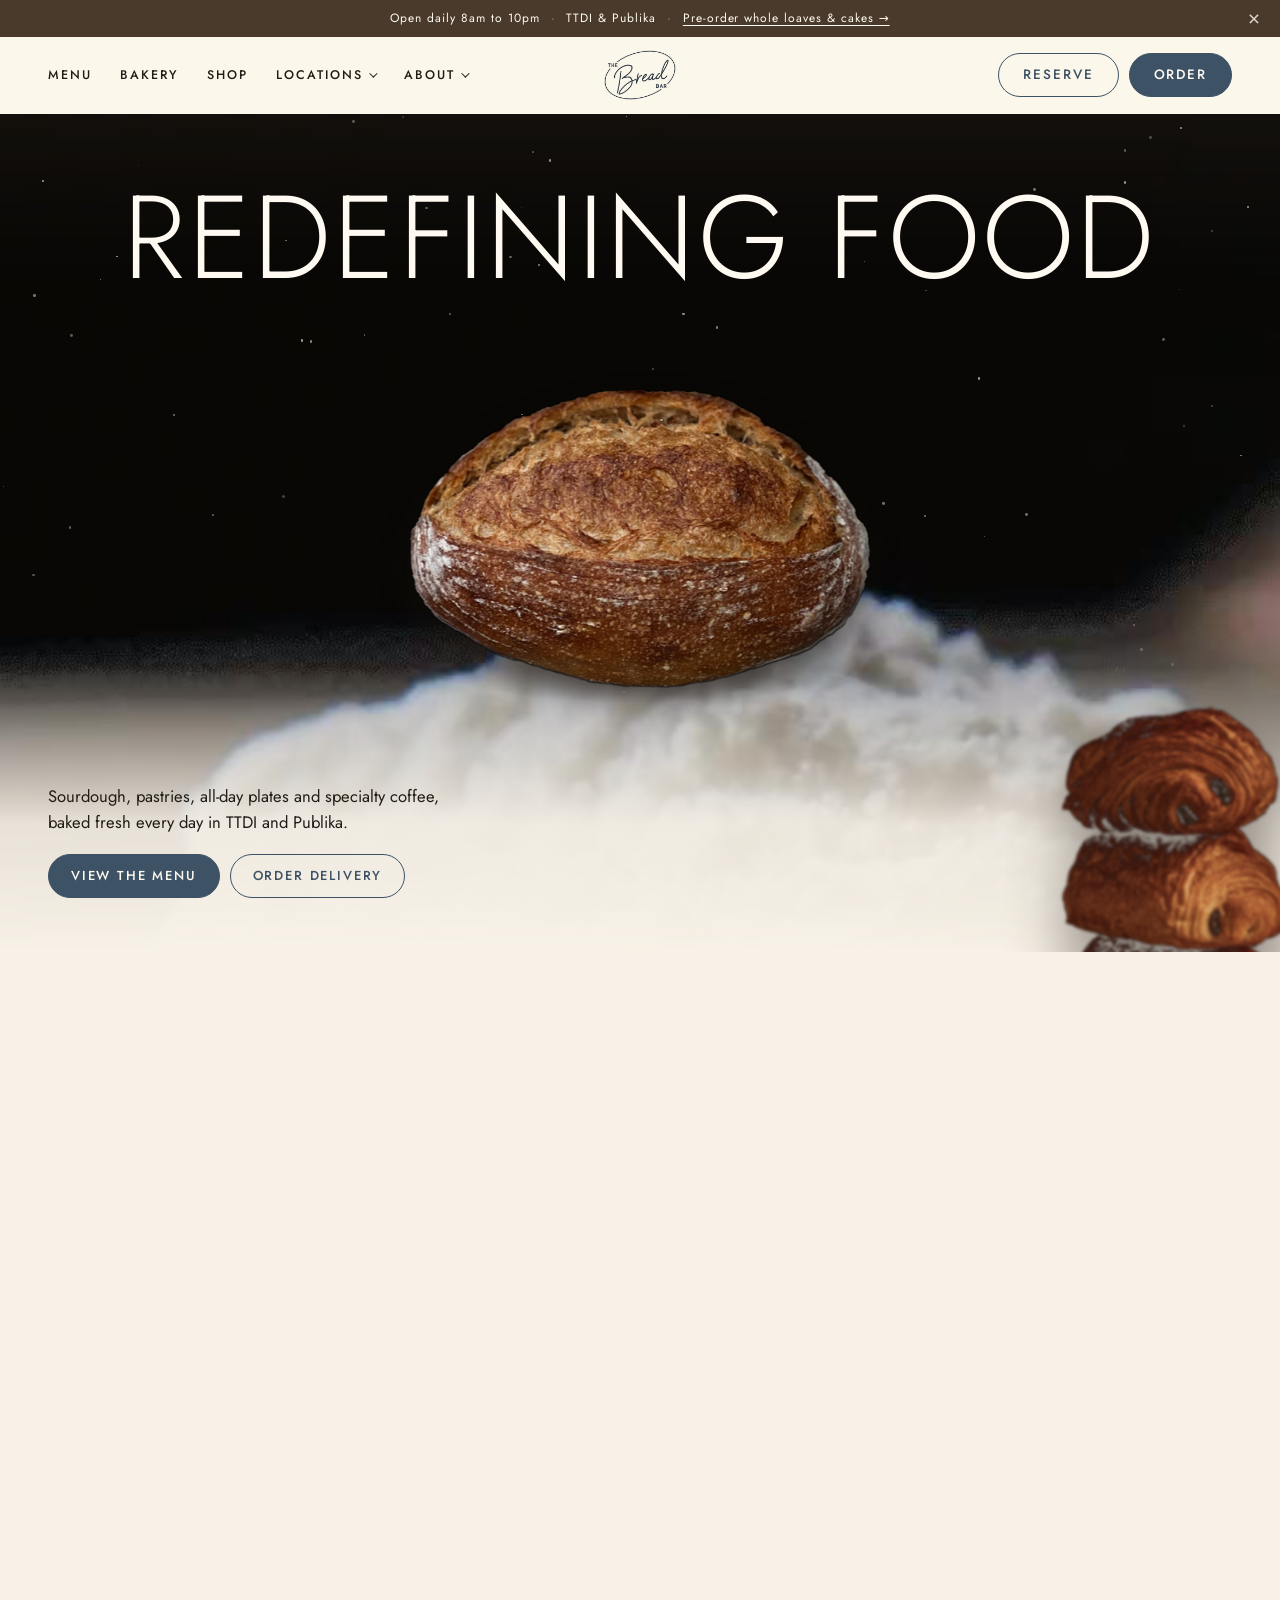
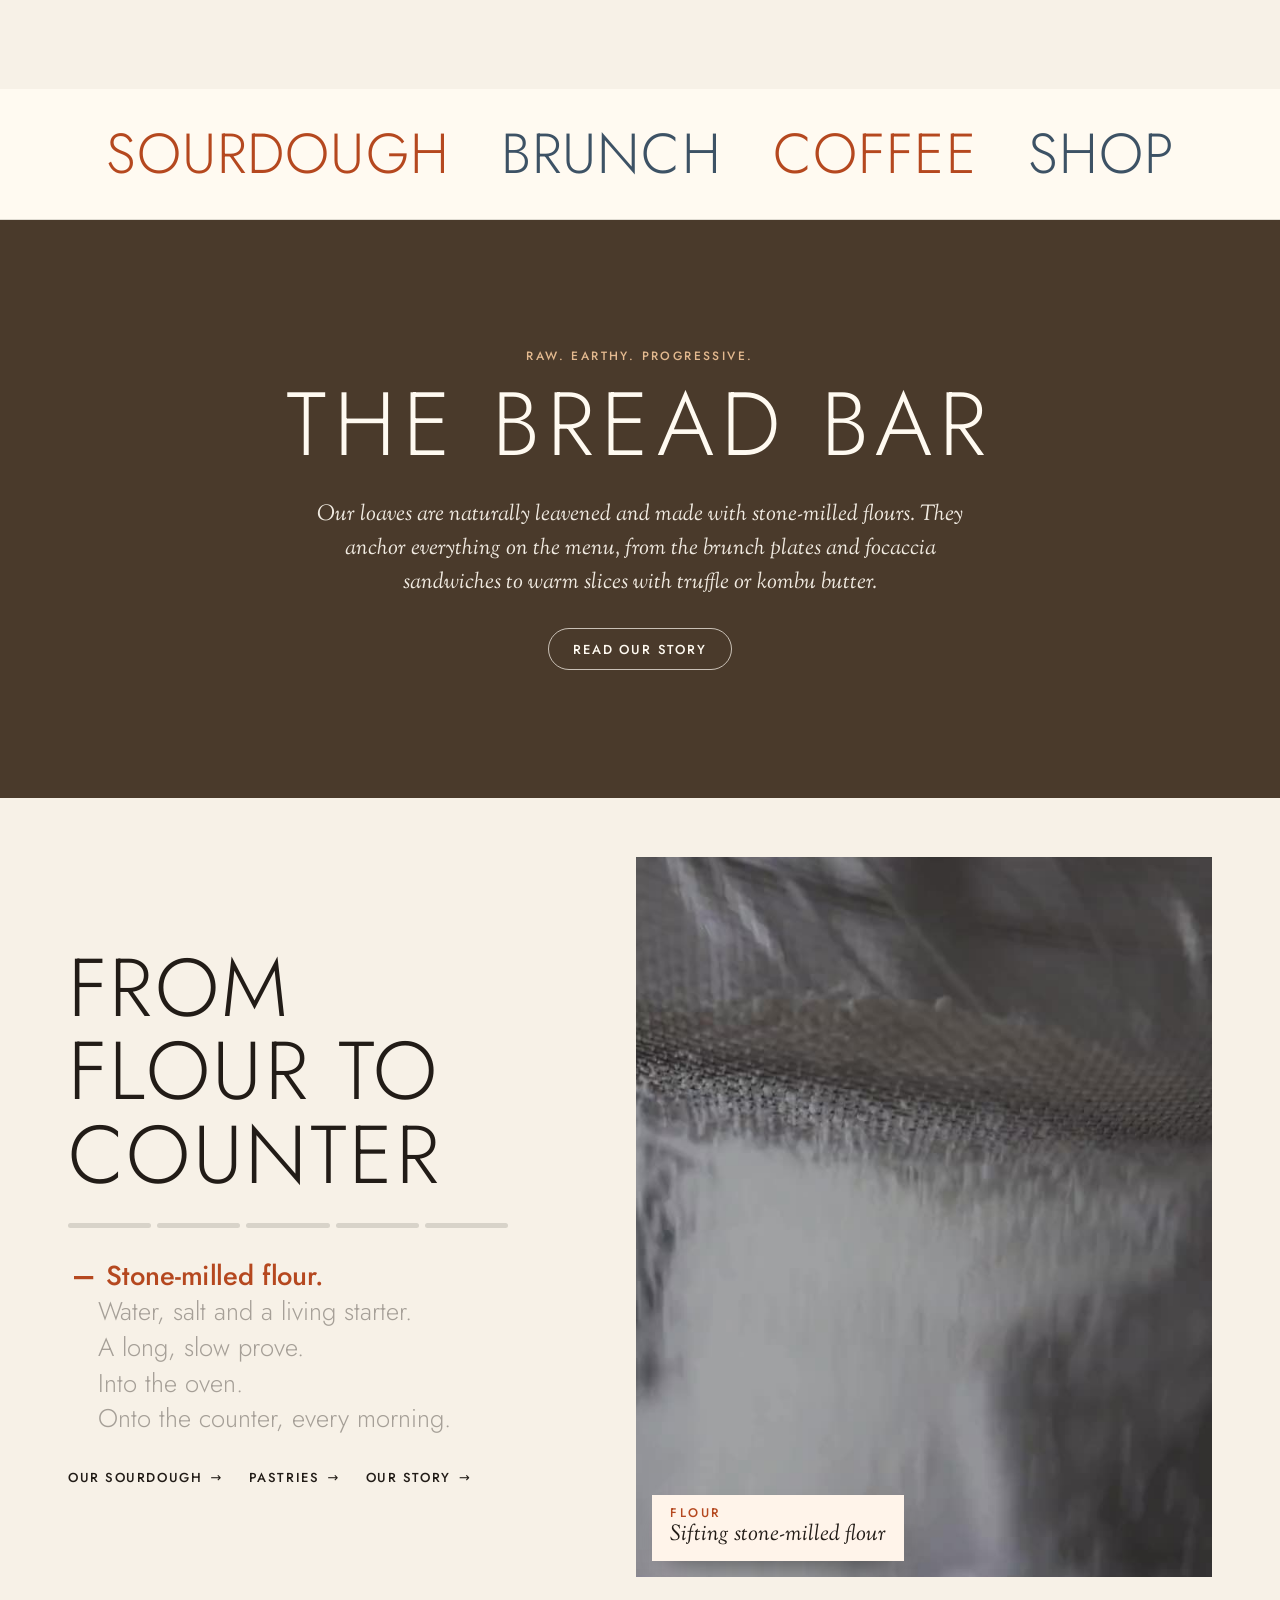
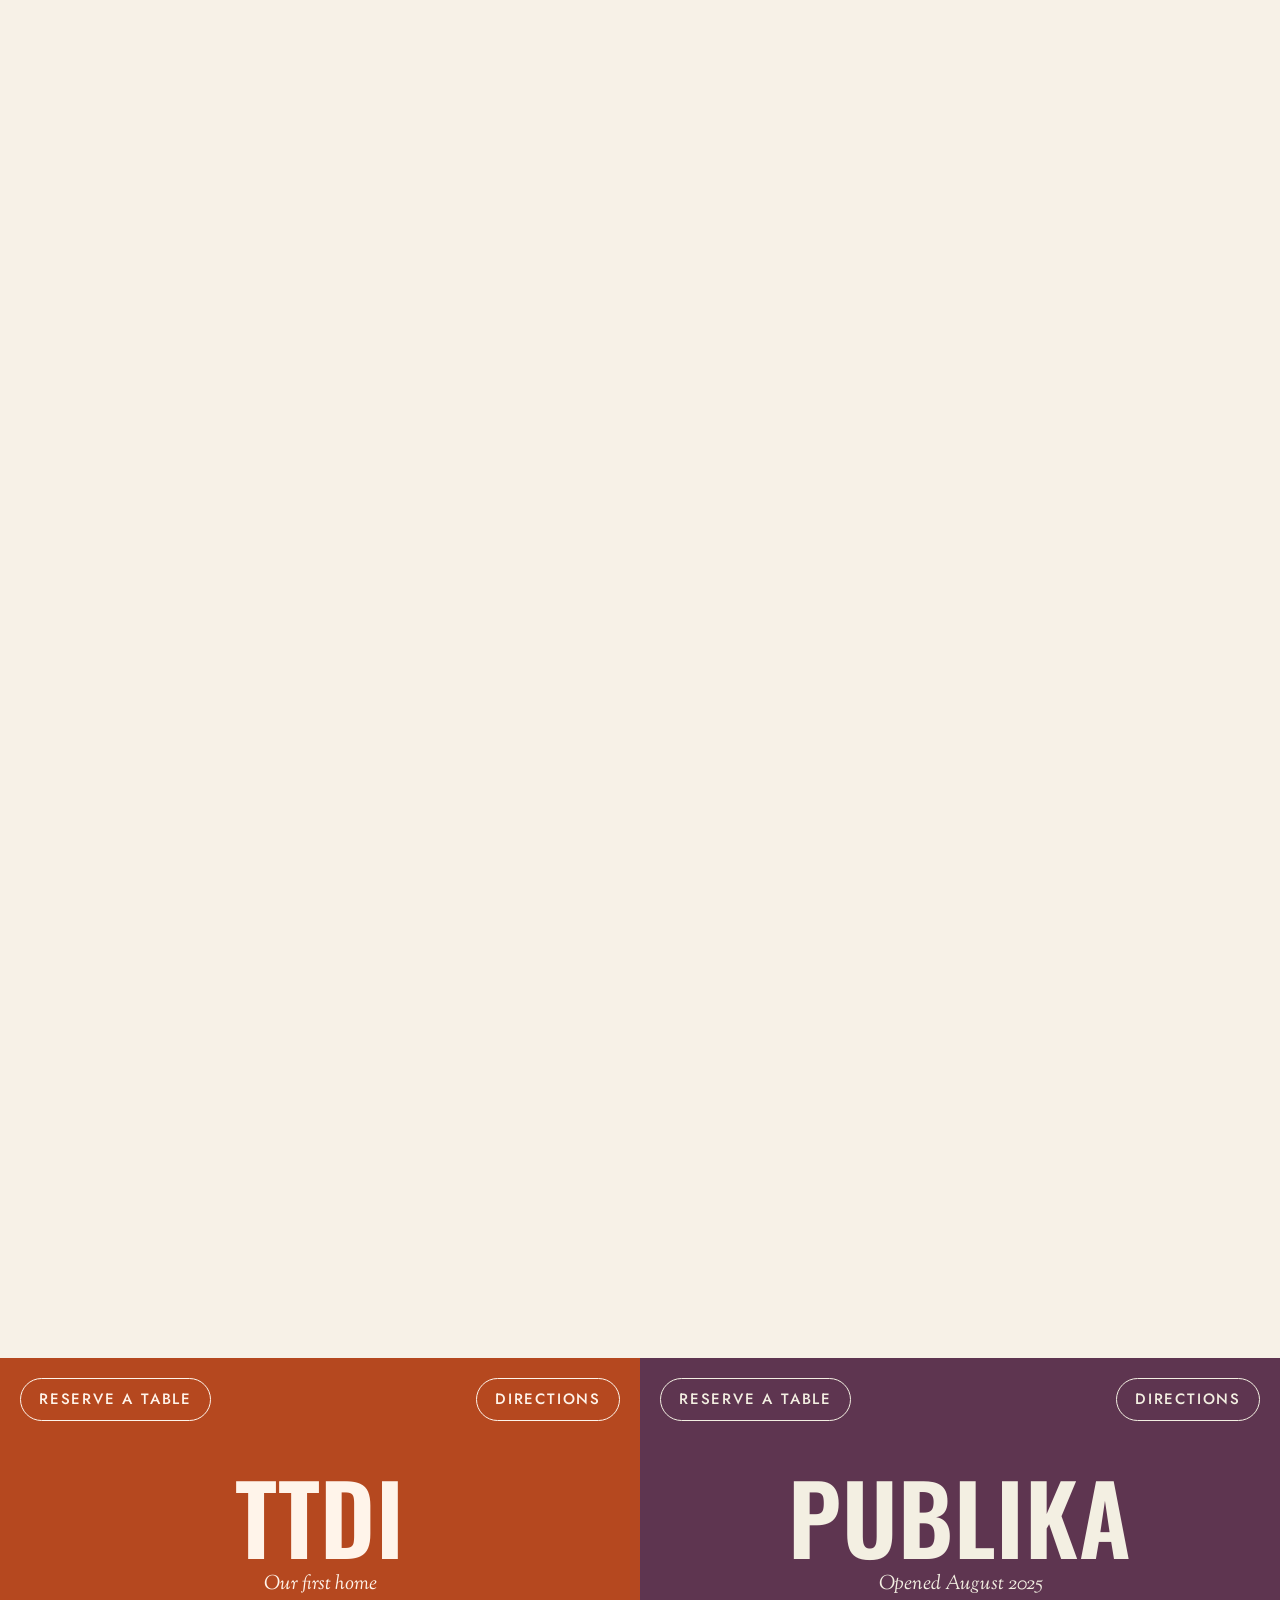
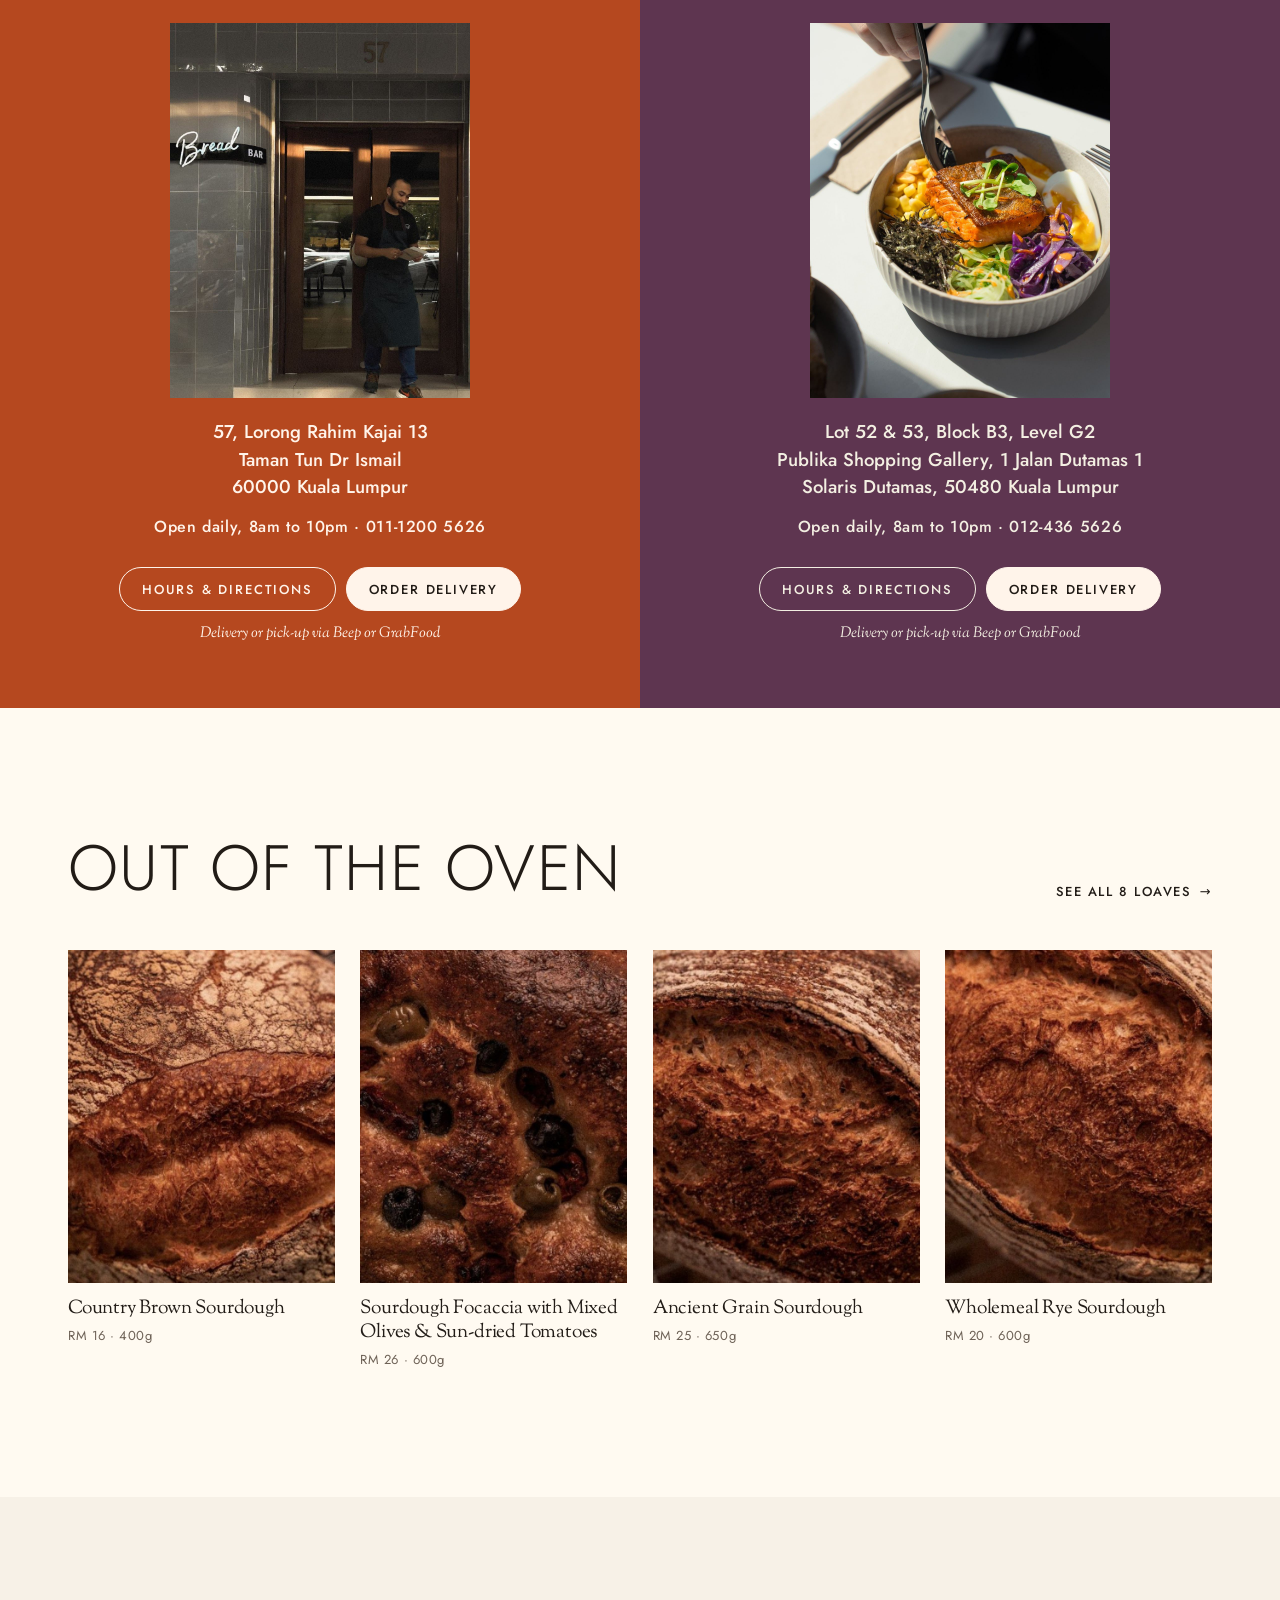
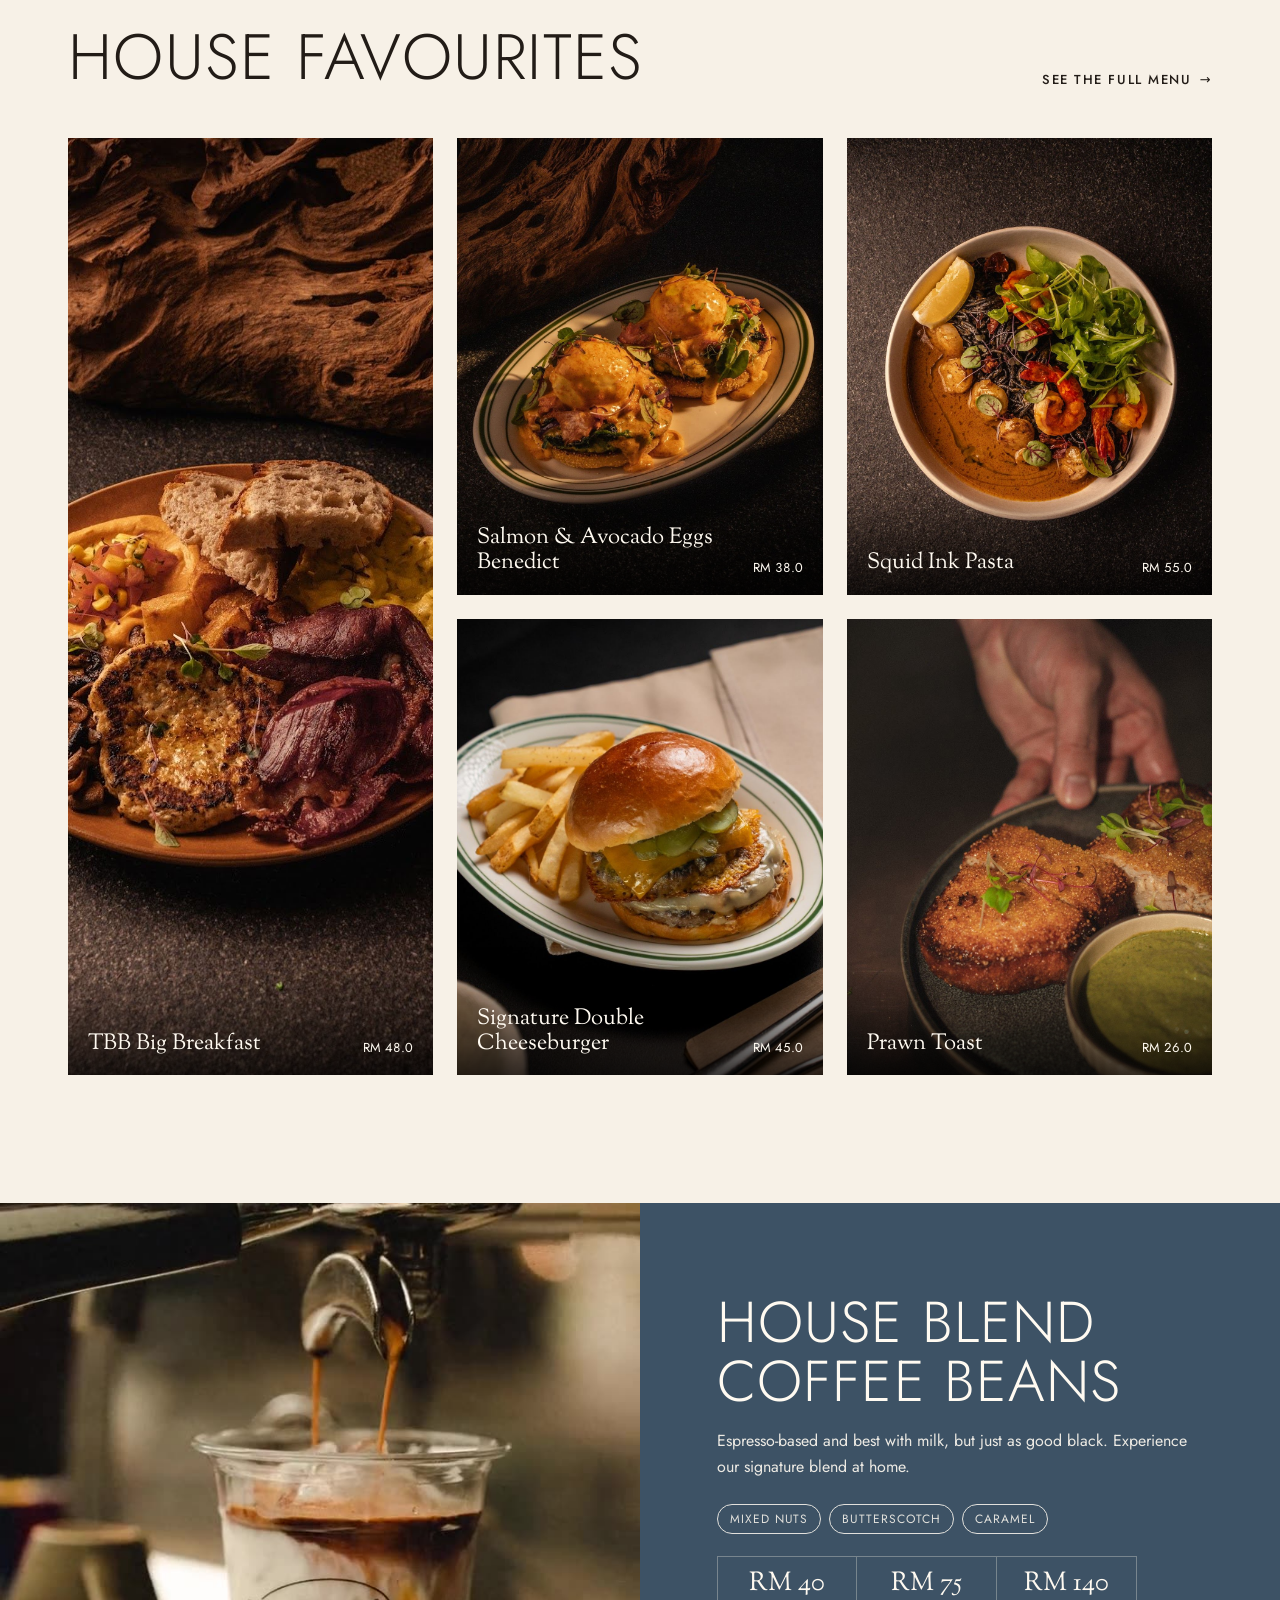
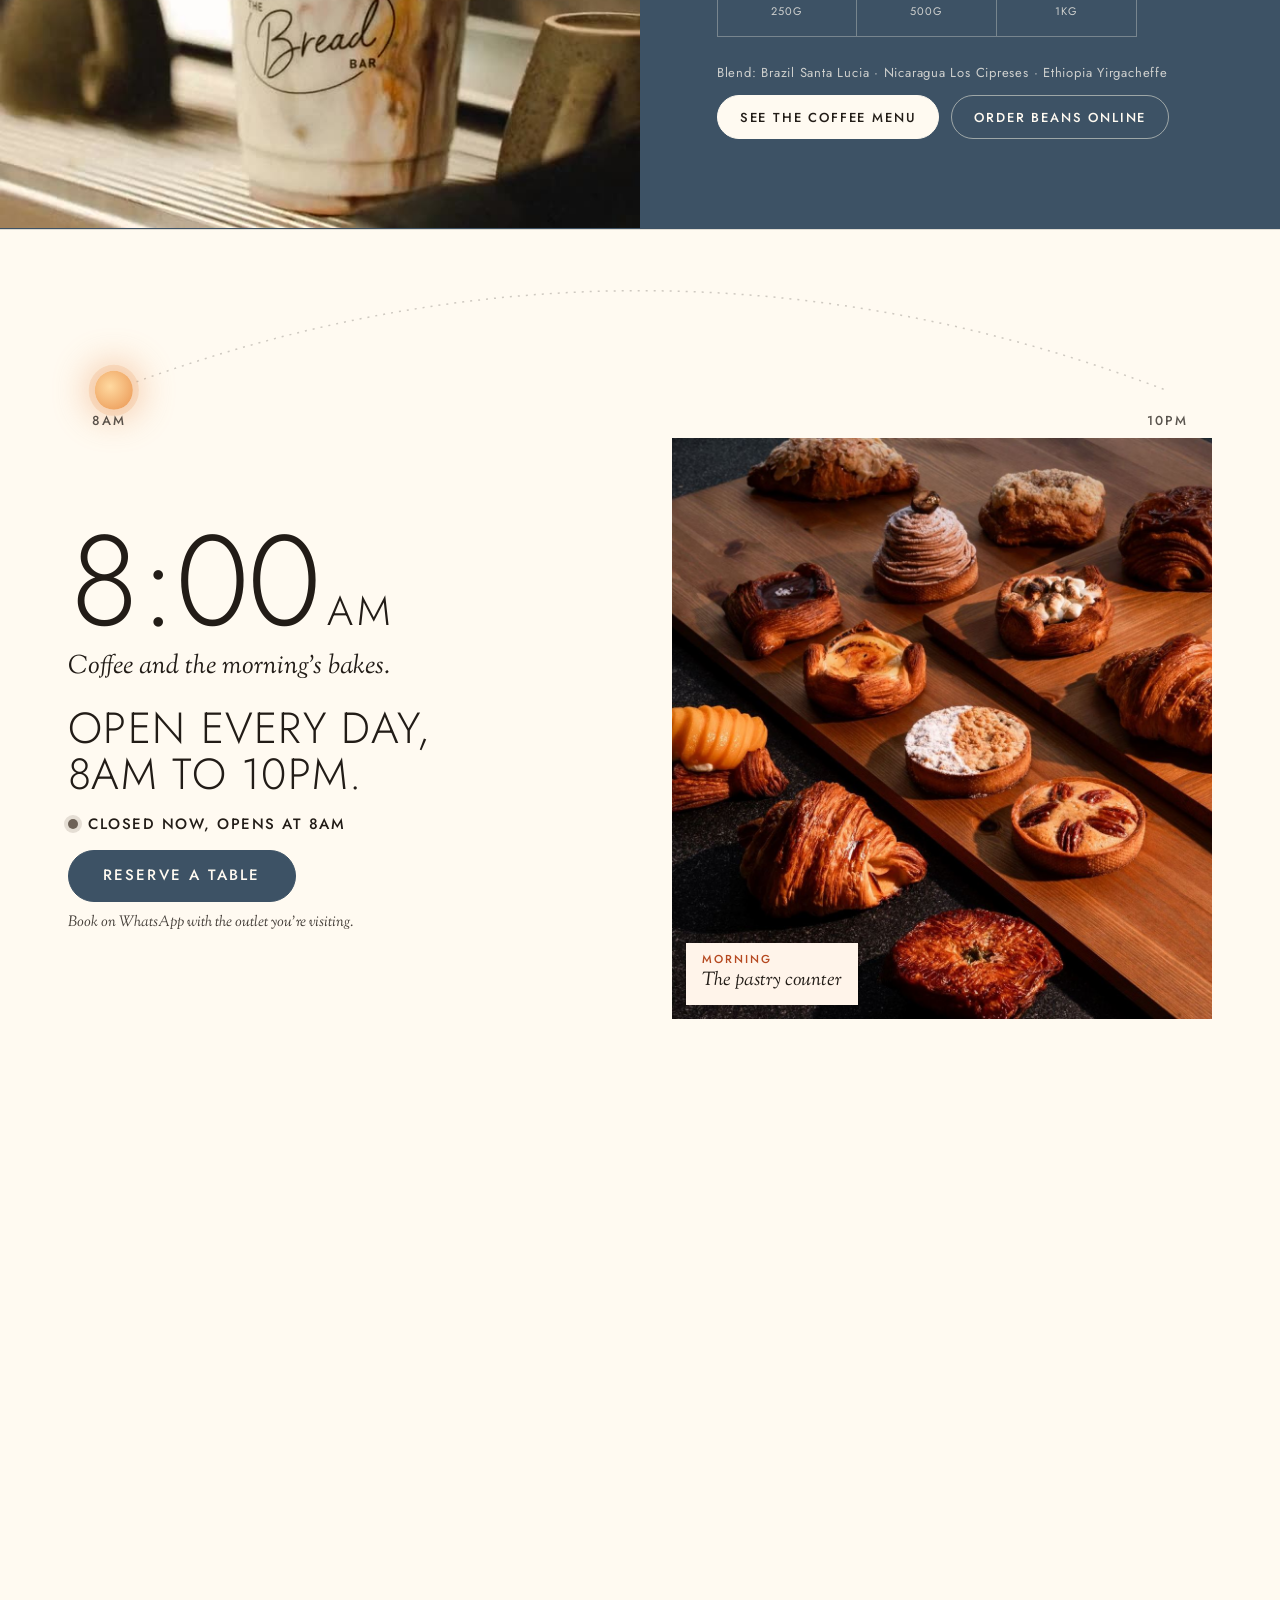
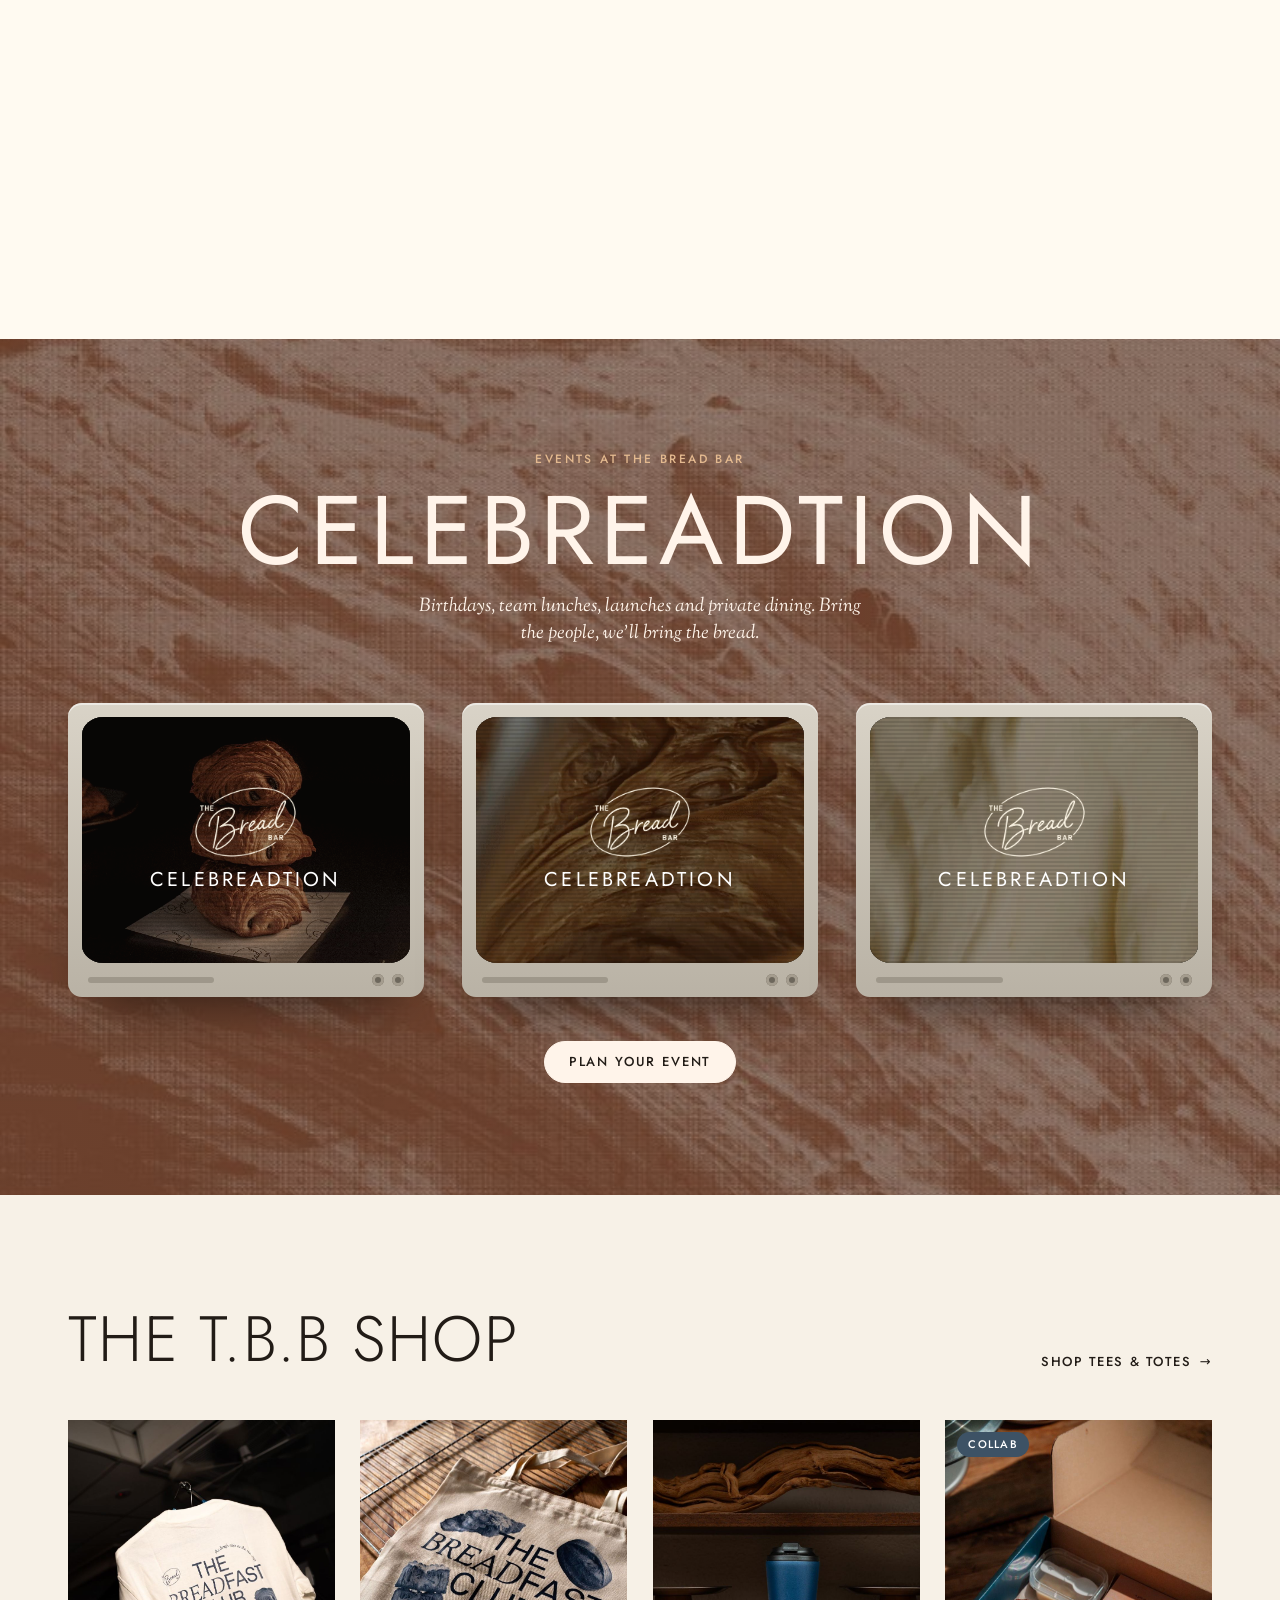
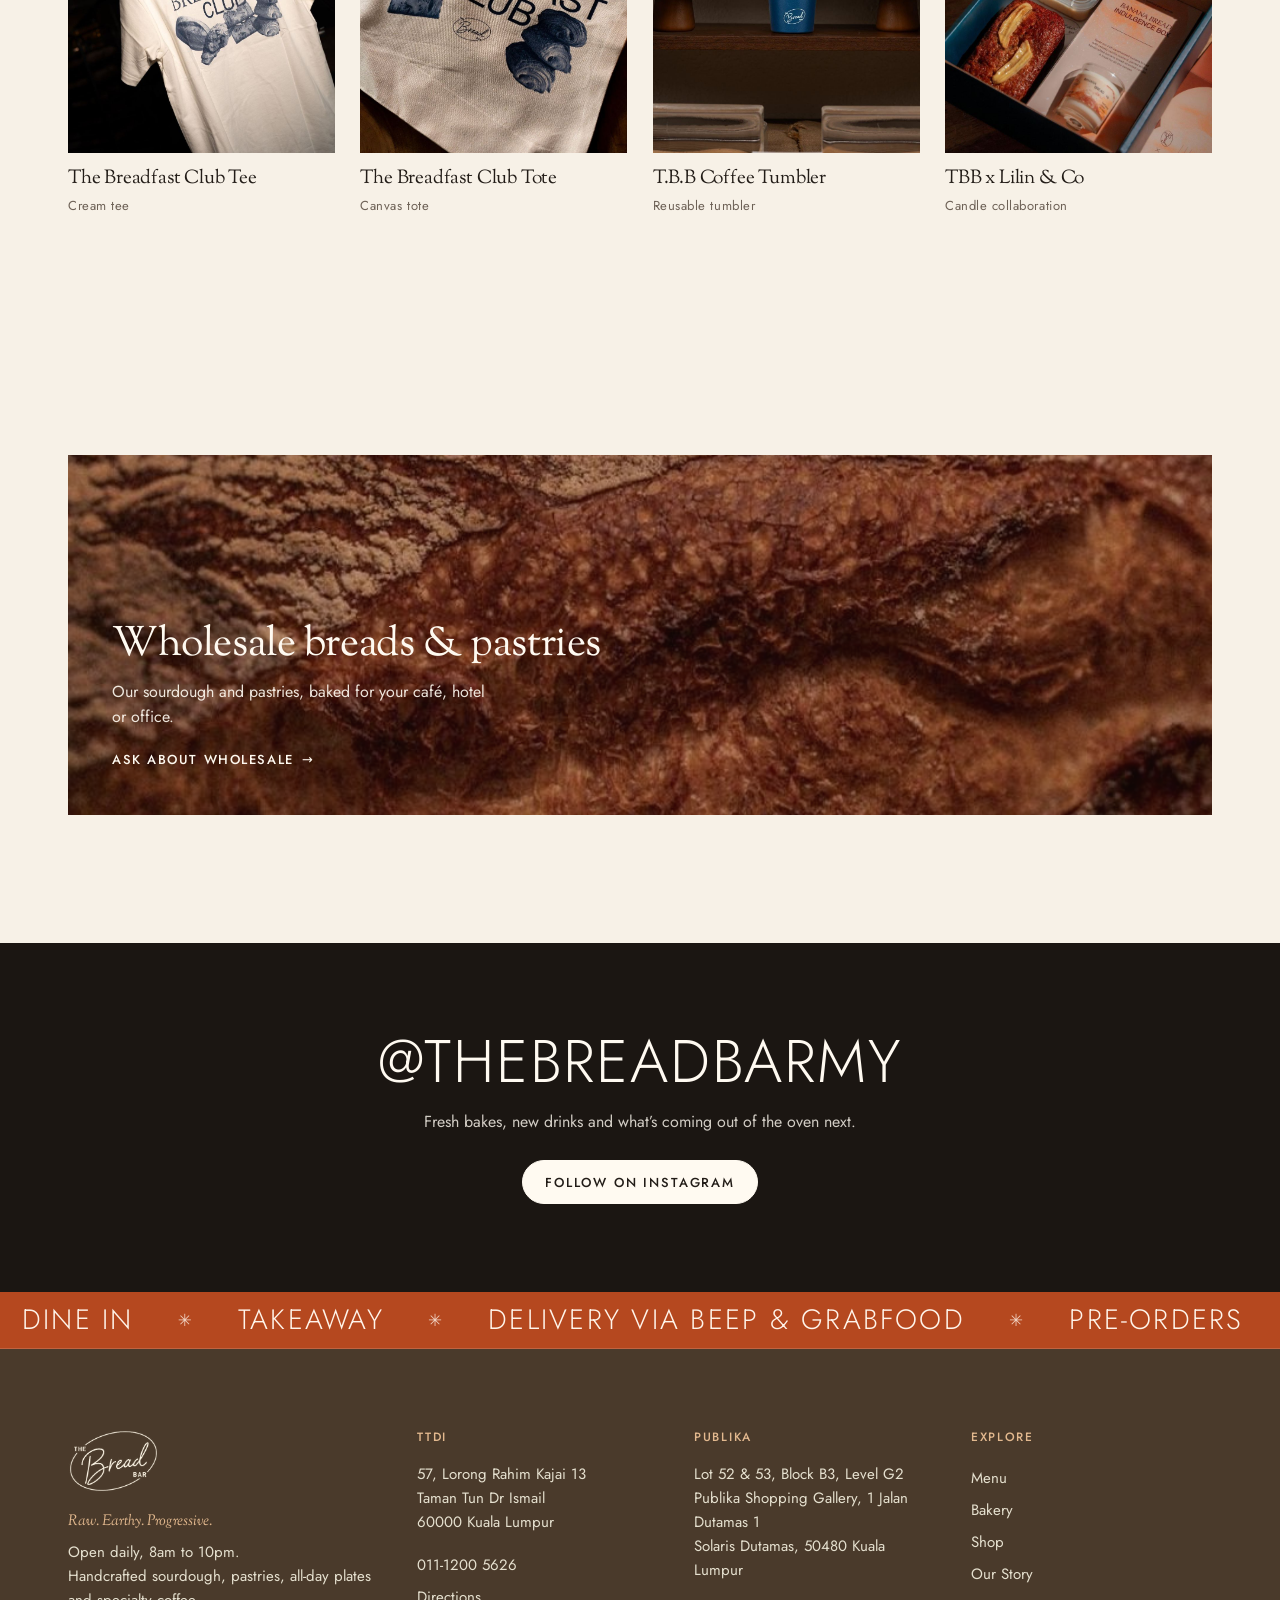
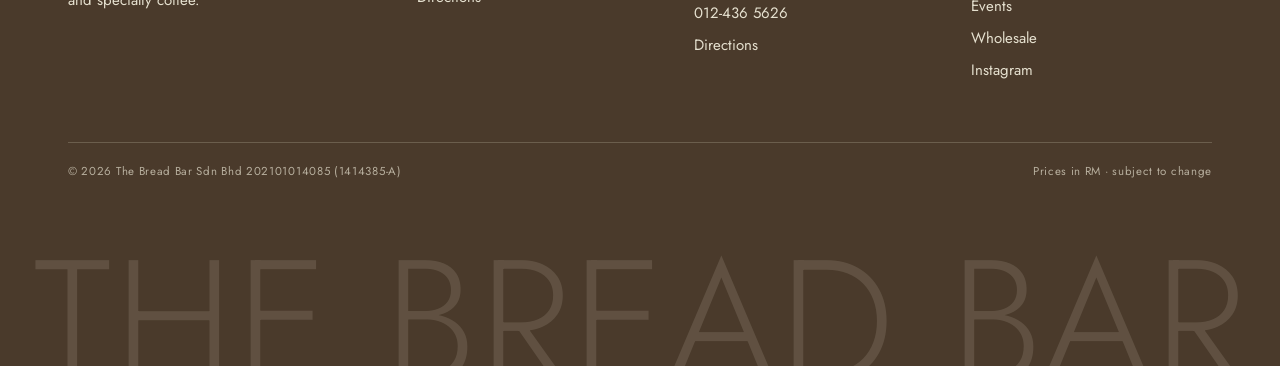
<file: index.html>
<!doctype html>
<html lang="en">
<head>
<meta charset="utf-8">
<meta name="viewport" content="width=device-width, initial-scale=1">
<!-- site base: every relative link/asset resolves from here; publish-pages.ps1 writes it per target (preview = sub-folder) -->
<base href="/">
<!-- head tags per page (seo.js): baked per route by build-pages.mjs at publish, refreshed by app.js in the browser -->
<!-- seo -->
<title>The Bread Bar · Sourdough Bakery &amp; Café in TTDI &amp; Publika, KL</title>
<meta name="description" content="Handcrafted sourdough, pastries, all-day brunch and specialty coffee in TTDI and Publika, Kuala Lumpur. Open daily 8am to 10pm.">
<link rel="canonical" href="https://thebreadbar.my/">
<meta property="og:type" content="website">
<meta property="og:site_name" content="The Bread Bar">
<meta property="og:locale" content="en_MY">
<meta property="og:title" content="The Bread Bar · Sourdough Bakery &amp; Café in TTDI &amp; Publika, KL">
<meta property="og:description" content="Handcrafted sourdough, pastries, all-day brunch and specialty coffee in TTDI and Publika, Kuala Lumpur. Open daily 8am to 10pm.">
<meta property="og:url" content="https://thebreadbar.my/">
<meta property="og:image" content="https://thebreadbar.my/assets/share.jpg">
<meta property="og:image:width" content="1200">
<meta property="og:image:height" content="630">
<meta property="og:image:alt" content="Sourdough loaves from The Bread Bar, TTDI and Publika, Kuala Lumpur">
<meta name="twitter:card" content="summary_large_image">
<meta name="twitter:title" content="The Bread Bar · Sourdough Bakery &amp; Café in TTDI &amp; Publika, KL">
<meta name="twitter:description" content="Handcrafted sourdough, pastries, all-day brunch and specialty coffee in TTDI and Publika, Kuala Lumpur. Open daily 8am to 10pm.">
<meta name="twitter:image" content="https://thebreadbar.my/assets/share.jpg">
<script type="application/ld+json" id="ld">{"@context":"https://schema.org","@graph":[{"@type":"Organization","@id":"https://thebreadbar.my/#organization","name":"The Bread Bar","legalName":"The Bread Bar Sdn Bhd","url":"https://thebreadbar.my/","logo":"https://thebreadbar.my/assets/logo-dark.png","image":"https://thebreadbar.my/assets/share.jpg","sameAs":["https://www.instagram.com/thebreadbarmy/","https://linktr.ee/thebreadbarmy"]},{"@type":"WebSite","@id":"https://thebreadbar.my/#website","name":"The Bread Bar","url":"https://thebreadbar.my/","inLanguage":"en-MY","publisher":{"@id":"https://thebreadbar.my/#organization"}},{"@type":["Bakery","CafeOrCoffeeShop"],"@id":"https://thebreadbar.my/locations/ttdi/#place","name":"The Bread Bar TTDI","url":"https://thebreadbar.my/locations/ttdi/","image":["https://thebreadbar.my/assets/photos/ttdi-storefront.jpg"],"telephone":"+601112005626","address":{"@type":"PostalAddress","streetAddress":"57, Lorong Rahim Kajai 13, Taman Tun Dr Ismail","postalCode":"60000","addressLocality":"Kuala Lumpur","addressRegion":"Kuala Lumpur","addressCountry":"MY"},"openingHoursSpecification":[{"@type":"OpeningHoursSpecification","dayOfWeek":["Monday","Tuesday","Wednesday","Thursday","Friday","Saturday","Sunday"],"opens":"08:00","closes":"22:00"}],"servesCuisine":["Bakery","Brunch","Coffee"],"menu":"https://thebreadbar.my/menu/","acceptsReservations":true,"hasMap":"https://share.google/Jn0qHPu34NnUkPvrp","parentOrganization":{"@id":"https://thebreadbar.my/#organization"},"priceRange":"RM 8.50-78"},{"@type":["Bakery","CafeOrCoffeeShop"],"@id":"https://thebreadbar.my/locations/publika/#place","name":"The Bread Bar @ Publika","url":"https://thebreadbar.my/locations/publika/","image":["https://thebreadbar.my/assets/photos/salmon-bowl.jpg"],"telephone":"+60124365626","address":{"@type":"PostalAddress","streetAddress":"Lot 52 & 53, Block B3, Level G2, Publika Shopping Gallery, 1 Jalan Dutamas 1, Solaris Dutamas","postalCode":"50480","addressLocality":"Kuala Lumpur","addressRegion":"Kuala Lumpur","addressCountry":"MY"},"openingHoursSpecification":[{"@type":"OpeningHoursSpecification","dayOfWeek":["Monday","Tuesday","Wednesday","Thursday","Friday","Saturday","Sunday"],"opens":"08:00","closes":"22:00"}],"servesCuisine":["Bakery","Brunch","Coffee"],"menu":"https://thebreadbar.my/menu/","acceptsReservations":true,"hasMap":"https://share.google/i3GjOkWs9iEn0jMtE","parentOrganization":{"@id":"https://thebreadbar.my/#organization"},"priceRange":"RM 8.50-78"}]}</script>
<!-- /seo -->
<link rel="icon" href="assets/logo-dark.png">
<link rel="preconnect" href="https://fonts.googleapis.com">
<link rel="preconnect" href="https://fonts.gstatic.com" crossorigin>
<link href="https://fonts.googleapis.com/css2?family=Jost:wght@300;400;500;600&family=Oswald:wght@500;600&family=Sorts+Mill+Goudy:ital@0;1&display=swap" rel="stylesheet">
<link rel="stylesheet" href="styles.css?v=6f9ad220b7">
</head>
<body>

<div class="announce" id="announce">
  <p><span data-hours="short">Open daily 8am to 10pm</span> <span class="dot">·</span> <span>TTDI &amp; Publika</span> <span class="dot">·</span> <a href="bakery/">Pre-order whole loaves &amp; cakes →</a></p>
  <button class="announce-x" aria-label="Dismiss" data-dismiss>&times;</button>
</div>

<header class="site-header" id="header">
  <div class="hdr">
    <button class="burger" aria-label="Open menu" aria-expanded="false" data-drawer-open><span></span><span></span><span></span></button>

    <nav class="nav nav-left" aria-label="Primary">
      <a href="menu/" class="nav-link" data-route="menu">Menu</a>
      <a href="bakery/" class="nav-link" data-route="bakery">Bakery</a>
      <a href="shop/" class="nav-link" data-route="shop">Shop</a>
      <div class="dd">
        <button class="nav-link dd-btn" aria-expanded="false" data-route="locations">Locations <i class="chev"></i></button>
        <div class="dd-panel dd-wide">
          <a href="locations/ttdi/" class="dd-card">
            <img src="assets/photos/sourdough-slices.jpg" alt="" loading="lazy">
            <span><b>TTDI</b><small>57, Lorong Rahim Kajai 13</small></span>
          </a>
          <a href="locations/publika/" class="dd-card">
            <img src="assets/photos/salmon-bowl.jpg" alt="" loading="lazy">
            <span><b>Publika</b><small>Level G2, Publika Shopping Gallery</small></span>
          </a>
        </div>
      </div>
      <div class="dd">
        <button class="nav-link dd-btn" aria-expanded="false" data-route="about">About <i class="chev"></i></button>
        <div class="dd-panel">
          <a href="about/">Our Story</a>
          <a href="bakery/#loaves">Our Sourdough</a>
          <a href="events/">Events &amp; Private Dining</a>
          <a href="events/wholesale/">Wholesale</a>
        </div>
      </div>
    </nav>

    <a href="./" class="logo" aria-label="The Bread Bar, home"><img src="assets/logo-dark.png" alt="The Bread Bar" width="276" height="195"></a>

    <nav class="nav nav-right" aria-label="Actions">
      <button class="btn btn-ghost btn-order btn-reserve" data-chooser="reserve">Reserve</button>
      <button class="btn btn-order" data-chooser="order">Order</button>
    </nav>
  </div>
</header>

<!-- mobile drawer -->
<div class="drawer" id="drawer" aria-hidden="true">
  <div class="drawer-scrim" data-drawer-close></div>
  <aside class="drawer-panel">
    <div class="drawer-top">
      <img src="assets/logo-dark.png" alt="The Bread Bar" class="drawer-logo" width="276" height="195">
      <button class="drawer-x" aria-label="Close menu" data-drawer-close>&times;</button>
    </div>
    <nav class="drawer-nav">
      <a href="./">Home</a>
      <a href="menu/">Menu</a>
      <a href="bakery/">Bakery</a>
      <a href="shop/">Shop</a>
      <details>
        <summary>Locations</summary>
        <a href="locations/ttdi/">TTDI</a>
        <a href="locations/publika/">Publika</a>
      </details>
      <details>
        <summary>About</summary>
        <a href="about/">Our Story</a>
        <a href="bakery/#loaves">Our Sourdough</a>
        <a href="events/">Events &amp; Private Dining</a>
        <a href="events/wholesale/">Wholesale</a>
      </details>
    </nav>
    <div class="drawer-cta">
      <button class="btn btn-ghost" data-chooser="reserve">Reserve</button>
      <button class="btn" data-chooser="order">Order delivery</button>
    </div>
    <p class="drawer-foot" data-hours="drawer">Open daily · 8am to 10pm</p>
  </aside>
</div>

<main id="app" class="page" tabindex="-1"></main>

<footer class="site-footer" id="footer"></footer>

<!-- outlet chooser (Order / Reserve) -->
<div class="modal" id="chooser" aria-hidden="true" role="dialog" aria-modal="true" aria-labelledby="chooser-title">
  <div class="modal-scrim" data-modal-close></div>
  <div class="modal-box">
    <button class="modal-x" aria-label="Close" data-modal-close>&times;</button>
    <p class="eyebrow" id="chooser-eyebrow"></p>
    <h2 id="chooser-title"></h2>
    <div class="chooser-grid" id="chooser-grid"></div>
  </div>
</div>

<!-- photo lightbox -->
<div class="lightbox" id="lightbox" aria-hidden="true" role="dialog" aria-modal="true">
  <div class="modal-scrim" data-lb-close></div>
  <figure>
    <img alt="">
    <figcaption></figcaption>
  </figure>
  <button class="modal-x lb-x" aria-label="Close" data-lb-close>&times;</button>
</div>

<script src="data.js?v=bf5c458a92"></script>
<script src="seo.js?v=b5bf9921f3"></script>
<script src="app.js?v=f83d44c9da"></script>
</body>
</html>
</file>
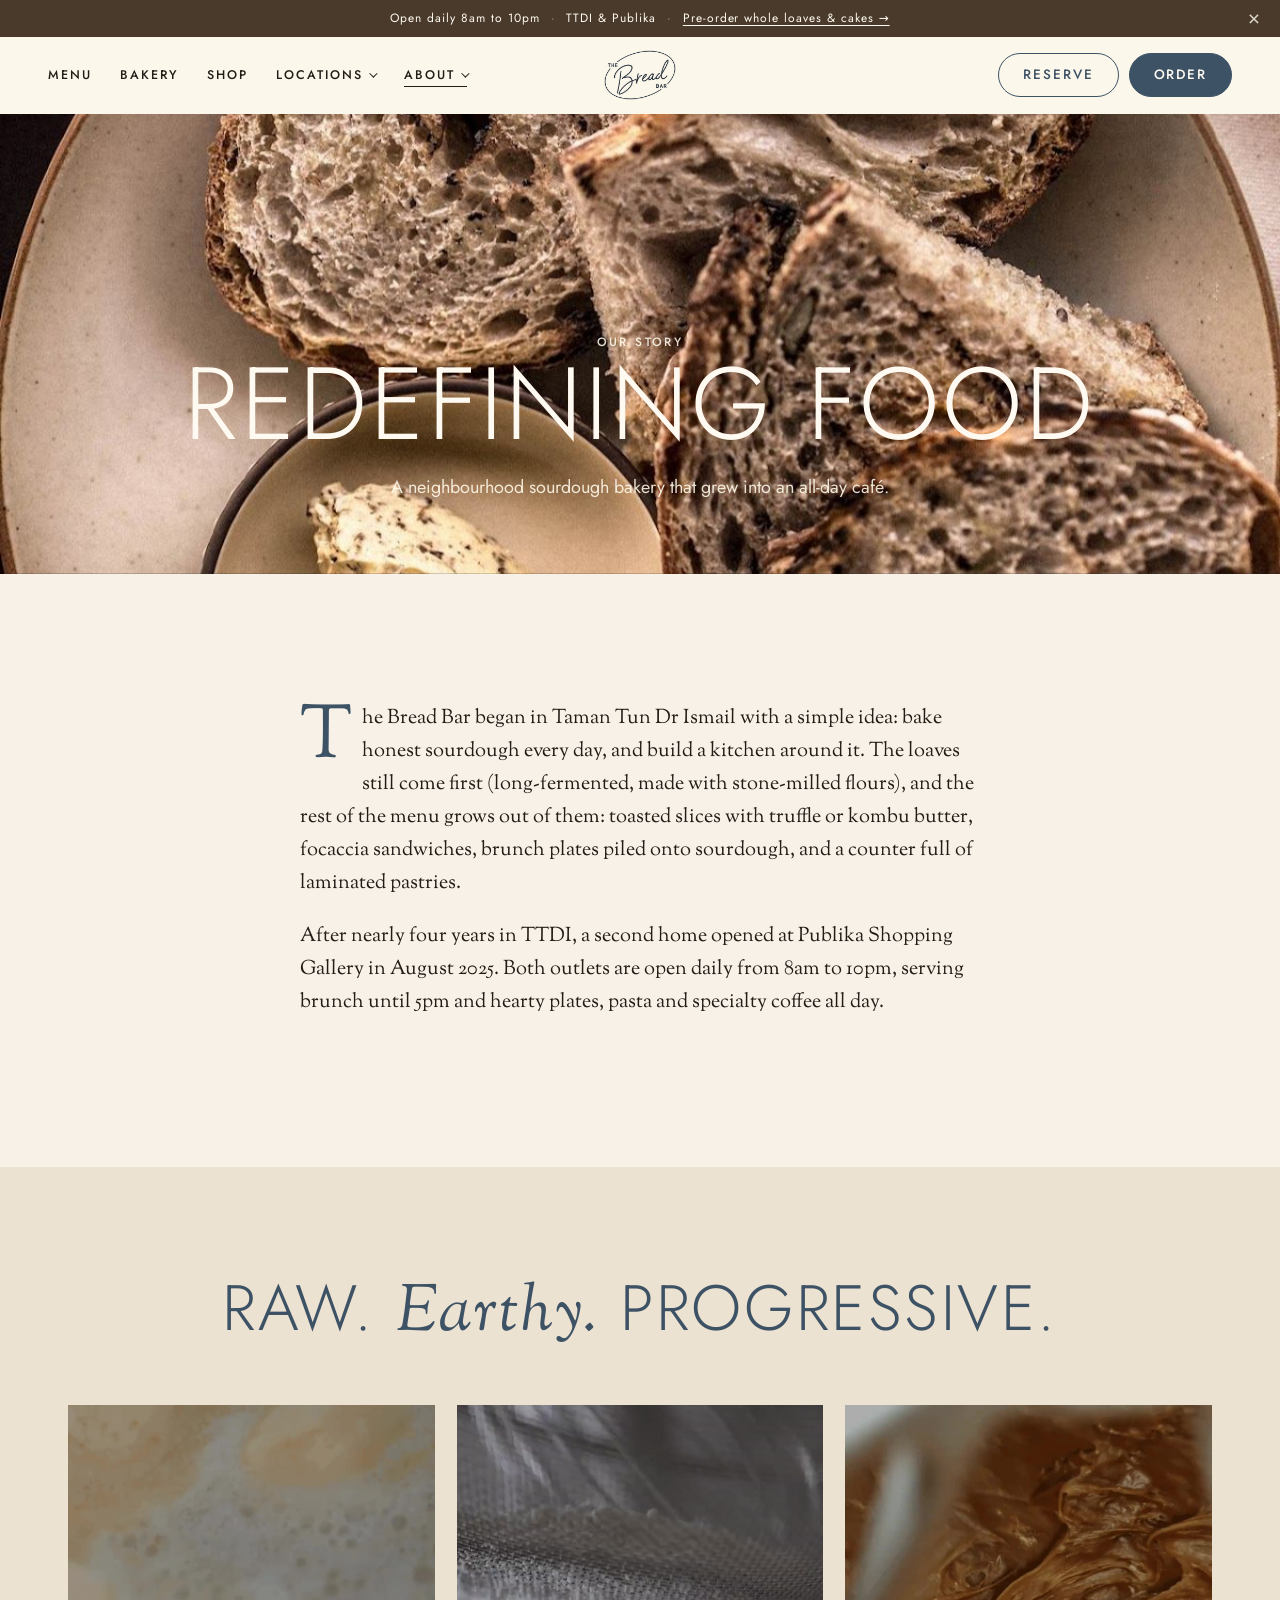
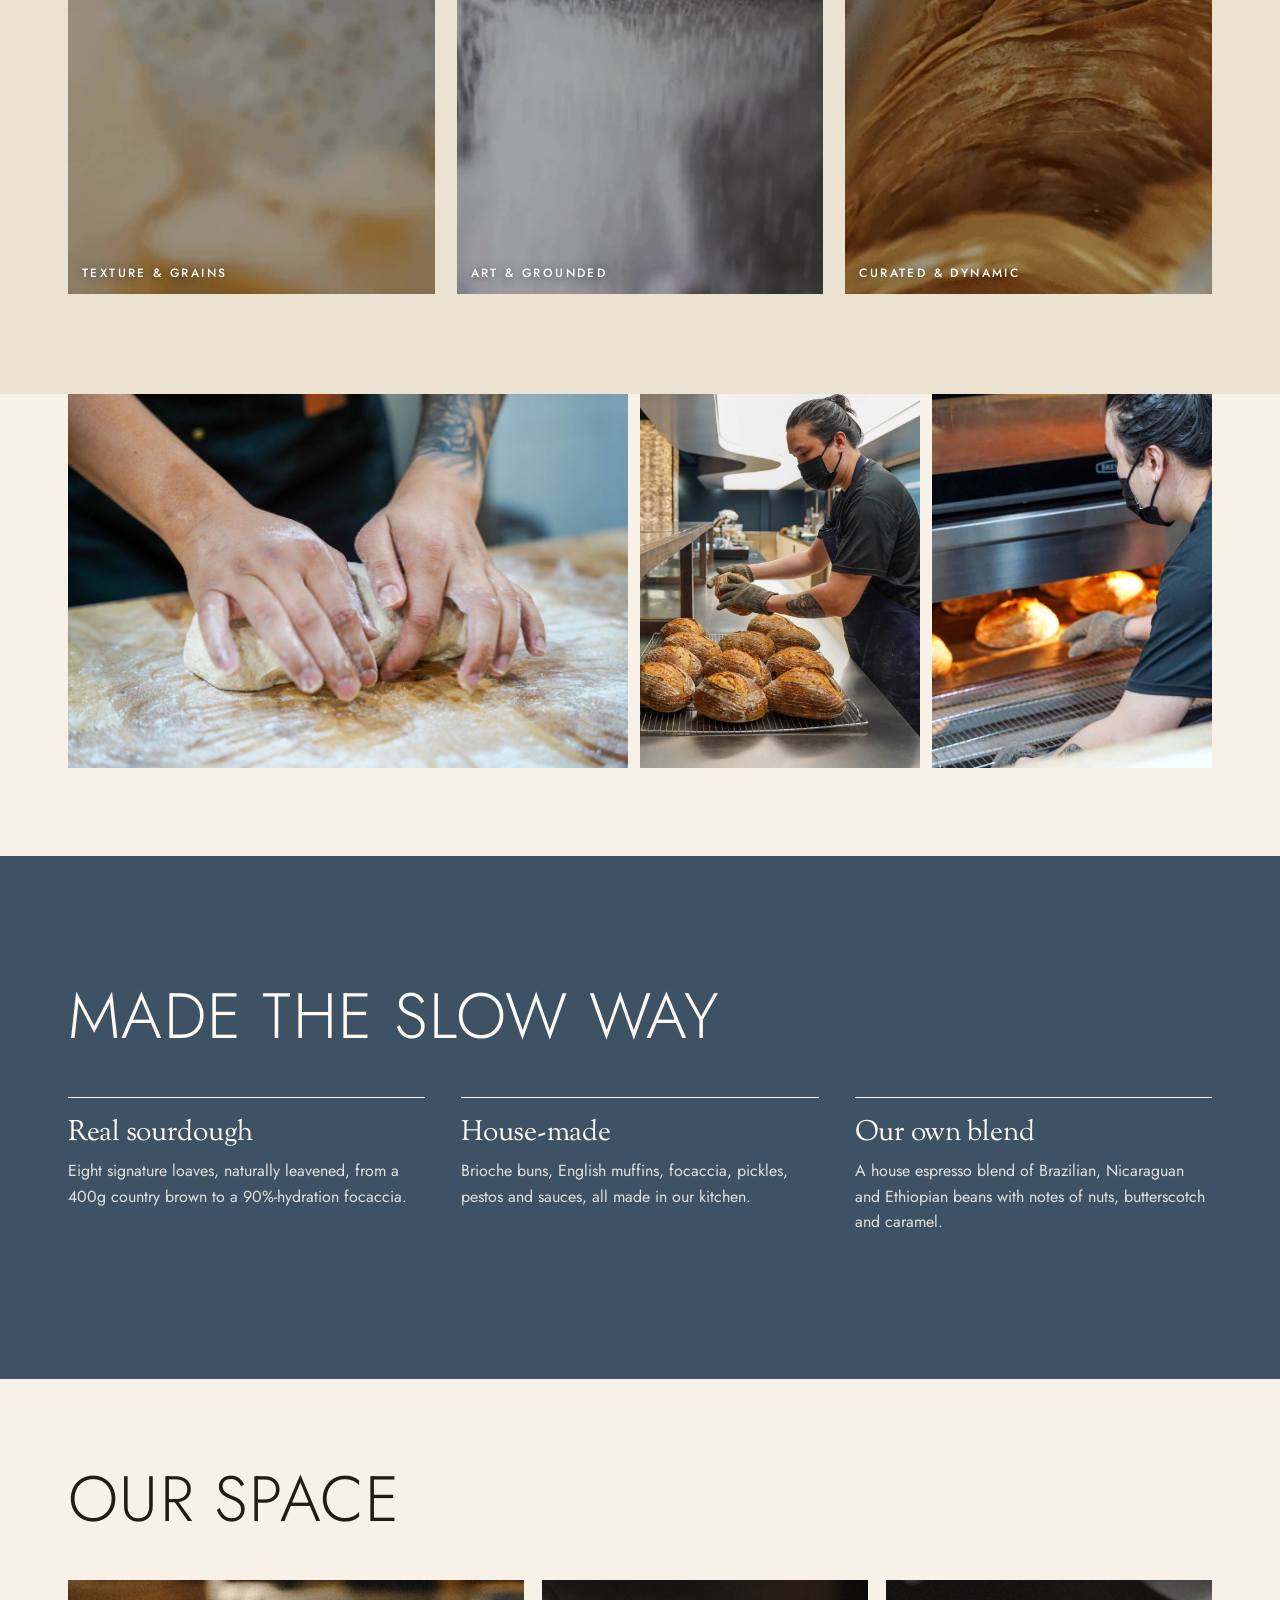
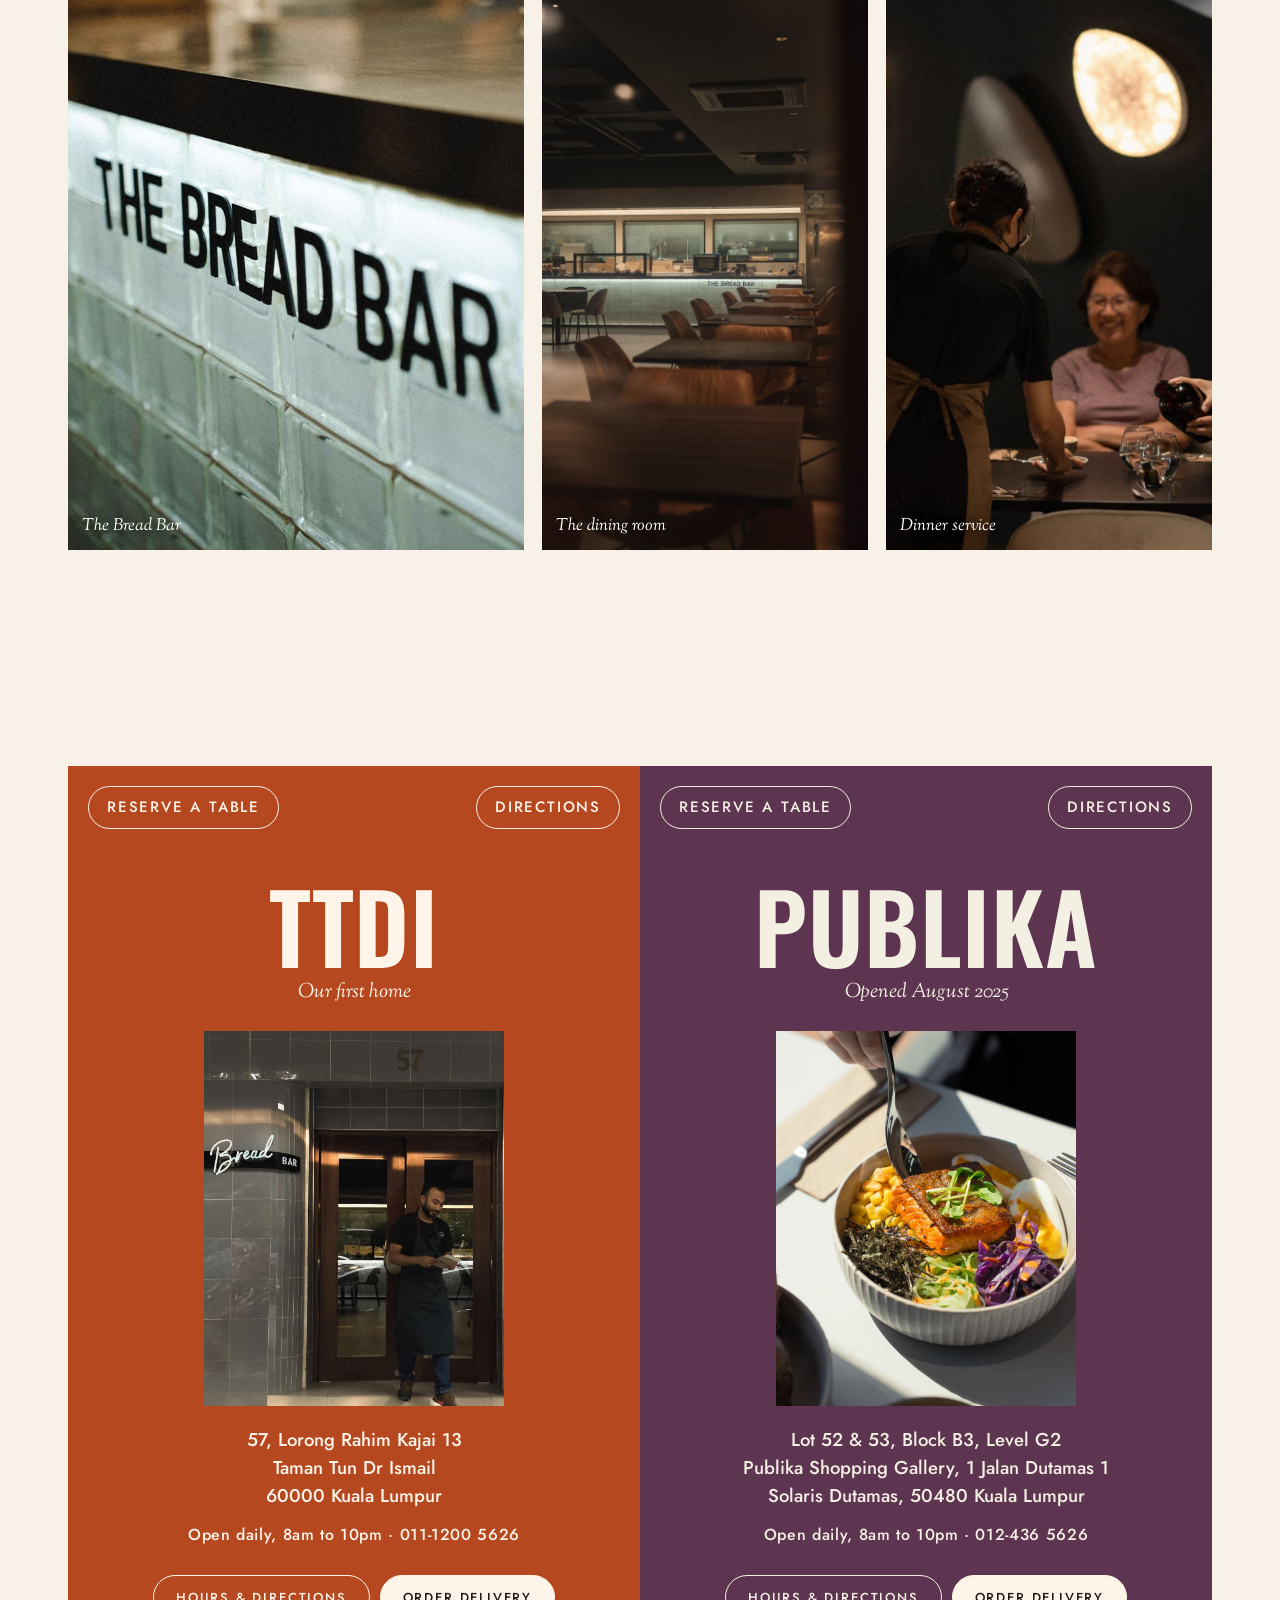
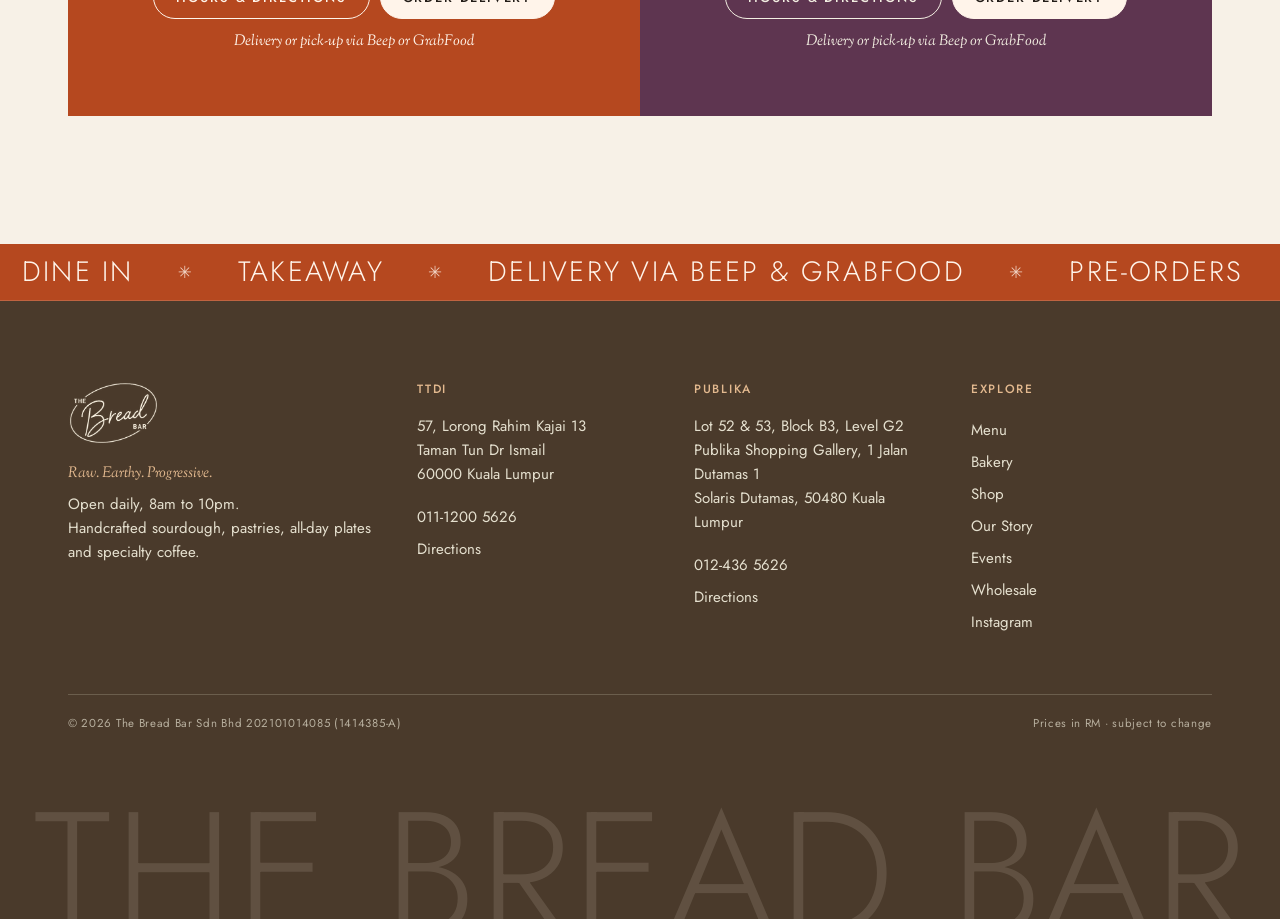
<file: about/index.html>
<!doctype html>
<html lang="en">
<head>
<meta charset="utf-8">
<meta name="viewport" content="width=device-width, initial-scale=1">
<!-- site base: every relative link/asset resolves from here; publish-pages.ps1 writes it per target (preview = sub-folder) -->
<base href="/">
<!-- head tags per page (seo.js): baked per route by build-pages.mjs at publish, refreshed by app.js in the browser -->
<!-- seo -->
<title>Our Story · The Bread Bar, Sourdough Bakery in Kuala Lumpur</title>
<meta name="description" content="How a neighbourhood sourdough bakery in Taman Tun Dr Ismail grew into an all-day café, now also at Publika. Long-fermented loaves and stone-milled flours.">
<link rel="canonical" href="https://thebreadbar.my/about/">
<meta property="og:type" content="website">
<meta property="og:site_name" content="The Bread Bar">
<meta property="og:locale" content="en_MY">
<meta property="og:title" content="Our Story · The Bread Bar, Sourdough Bakery in Kuala Lumpur">
<meta property="og:description" content="How a neighbourhood sourdough bakery in Taman Tun Dr Ismail grew into an all-day café, now also at Publika. Long-fermented loaves and stone-milled flours.">
<meta property="og:url" content="https://thebreadbar.my/about/">
<meta property="og:image" content="https://thebreadbar.my/assets/share.jpg">
<meta property="og:image:width" content="1200">
<meta property="og:image:height" content="630">
<meta property="og:image:alt" content="Sourdough loaves from The Bread Bar, TTDI and Publika, Kuala Lumpur">
<meta name="twitter:card" content="summary_large_image">
<meta name="twitter:title" content="Our Story · The Bread Bar, Sourdough Bakery in Kuala Lumpur">
<meta name="twitter:description" content="How a neighbourhood sourdough bakery in Taman Tun Dr Ismail grew into an all-day café, now also at Publika. Long-fermented loaves and stone-milled flours.">
<meta name="twitter:image" content="https://thebreadbar.my/assets/share.jpg">
<script type="application/ld+json" id="ld">{"@context":"https://schema.org","@graph":[{"@type":"Organization","@id":"https://thebreadbar.my/#organization","name":"The Bread Bar","legalName":"The Bread Bar Sdn Bhd","url":"https://thebreadbar.my/","logo":"https://thebreadbar.my/assets/logo-dark.png","image":"https://thebreadbar.my/assets/share.jpg","sameAs":["https://www.instagram.com/thebreadbarmy/","https://linktr.ee/thebreadbarmy"]},{"@type":"WebSite","@id":"https://thebreadbar.my/#website","name":"The Bread Bar","url":"https://thebreadbar.my/","inLanguage":"en-MY","publisher":{"@id":"https://thebreadbar.my/#organization"}},{"@type":"BreadcrumbList","itemListElement":[{"@type":"ListItem","position":1,"name":"Home","item":"https://thebreadbar.my/"},{"@type":"ListItem","position":2,"name":"Our Story","item":"https://thebreadbar.my/about/"}]}]}</script>
<!-- /seo -->
<link rel="icon" href="assets/logo-dark.png">
<link rel="preconnect" href="https://fonts.googleapis.com">
<link rel="preconnect" href="https://fonts.gstatic.com" crossorigin>
<link href="https://fonts.googleapis.com/css2?family=Jost:wght@300;400;500;600&family=Oswald:wght@500;600&family=Sorts+Mill+Goudy:ital@0;1&display=swap" rel="stylesheet">
<link rel="stylesheet" href="styles.css?v=6f9ad220b7">
</head>
<body>

<div class="announce" id="announce">
  <p><span data-hours="short">Open daily 8am to 10pm</span> <span class="dot">·</span> <span>TTDI &amp; Publika</span> <span class="dot">·</span> <a href="bakery/">Pre-order whole loaves &amp; cakes →</a></p>
  <button class="announce-x" aria-label="Dismiss" data-dismiss>&times;</button>
</div>

<header class="site-header" id="header">
  <div class="hdr">
    <button class="burger" aria-label="Open menu" aria-expanded="false" data-drawer-open><span></span><span></span><span></span></button>

    <nav class="nav nav-left" aria-label="Primary">
      <a href="menu/" class="nav-link" data-route="menu">Menu</a>
      <a href="bakery/" class="nav-link" data-route="bakery">Bakery</a>
      <a href="shop/" class="nav-link" data-route="shop">Shop</a>
      <div class="dd">
        <button class="nav-link dd-btn" aria-expanded="false" data-route="locations">Locations <i class="chev"></i></button>
        <div class="dd-panel dd-wide">
          <a href="locations/ttdi/" class="dd-card">
            <img src="assets/photos/sourdough-slices.jpg" alt="" loading="lazy">
            <span><b>TTDI</b><small>57, Lorong Rahim Kajai 13</small></span>
          </a>
          <a href="locations/publika/" class="dd-card">
            <img src="assets/photos/salmon-bowl.jpg" alt="" loading="lazy">
            <span><b>Publika</b><small>Level G2, Publika Shopping Gallery</small></span>
          </a>
        </div>
      </div>
      <div class="dd">
        <button class="nav-link dd-btn" aria-expanded="false" data-route="about">About <i class="chev"></i></button>
        <div class="dd-panel">
          <a href="about/">Our Story</a>
          <a href="bakery/#loaves">Our Sourdough</a>
          <a href="events/">Events &amp; Private Dining</a>
          <a href="events/wholesale/">Wholesale</a>
        </div>
      </div>
    </nav>

    <a href="./" class="logo" aria-label="The Bread Bar, home"><img src="assets/logo-dark.png" alt="The Bread Bar" width="276" height="195"></a>

    <nav class="nav nav-right" aria-label="Actions">
      <button class="btn btn-ghost btn-order btn-reserve" data-chooser="reserve">Reserve</button>
      <button class="btn btn-order" data-chooser="order">Order</button>
    </nav>
  </div>
</header>

<!-- mobile drawer -->
<div class="drawer" id="drawer" aria-hidden="true">
  <div class="drawer-scrim" data-drawer-close></div>
  <aside class="drawer-panel">
    <div class="drawer-top">
      <img src="assets/logo-dark.png" alt="The Bread Bar" class="drawer-logo" width="276" height="195">
      <button class="drawer-x" aria-label="Close menu" data-drawer-close>&times;</button>
    </div>
    <nav class="drawer-nav">
      <a href="./">Home</a>
      <a href="menu/">Menu</a>
      <a href="bakery/">Bakery</a>
      <a href="shop/">Shop</a>
      <details>
        <summary>Locations</summary>
        <a href="locations/ttdi/">TTDI</a>
        <a href="locations/publika/">Publika</a>
      </details>
      <details>
        <summary>About</summary>
        <a href="about/">Our Story</a>
        <a href="bakery/#loaves">Our Sourdough</a>
        <a href="events/">Events &amp; Private Dining</a>
        <a href="events/wholesale/">Wholesale</a>
      </details>
    </nav>
    <div class="drawer-cta">
      <button class="btn btn-ghost" data-chooser="reserve">Reserve</button>
      <button class="btn" data-chooser="order">Order delivery</button>
    </div>
    <p class="drawer-foot" data-hours="drawer">Open daily · 8am to 10pm</p>
  </aside>
</div>

<main id="app" class="page" tabindex="-1"></main>

<footer class="site-footer" id="footer"></footer>

<!-- outlet chooser (Order / Reserve) -->
<div class="modal" id="chooser" aria-hidden="true" role="dialog" aria-modal="true" aria-labelledby="chooser-title">
  <div class="modal-scrim" data-modal-close></div>
  <div class="modal-box">
    <button class="modal-x" aria-label="Close" data-modal-close>&times;</button>
    <p class="eyebrow" id="chooser-eyebrow"></p>
    <h2 id="chooser-title"></h2>
    <div class="chooser-grid" id="chooser-grid"></div>
  </div>
</div>

<!-- photo lightbox -->
<div class="lightbox" id="lightbox" aria-hidden="true" role="dialog" aria-modal="true">
  <div class="modal-scrim" data-lb-close></div>
  <figure>
    <img alt="">
    <figcaption></figcaption>
  </figure>
  <button class="modal-x lb-x" aria-label="Close" data-lb-close>&times;</button>
</div>

<script src="data.js?v=bf5c458a92"></script>
<script src="seo.js?v=b5bf9921f3"></script>
<script src="app.js?v=f83d44c9da"></script>
</body>
</html>
</file>
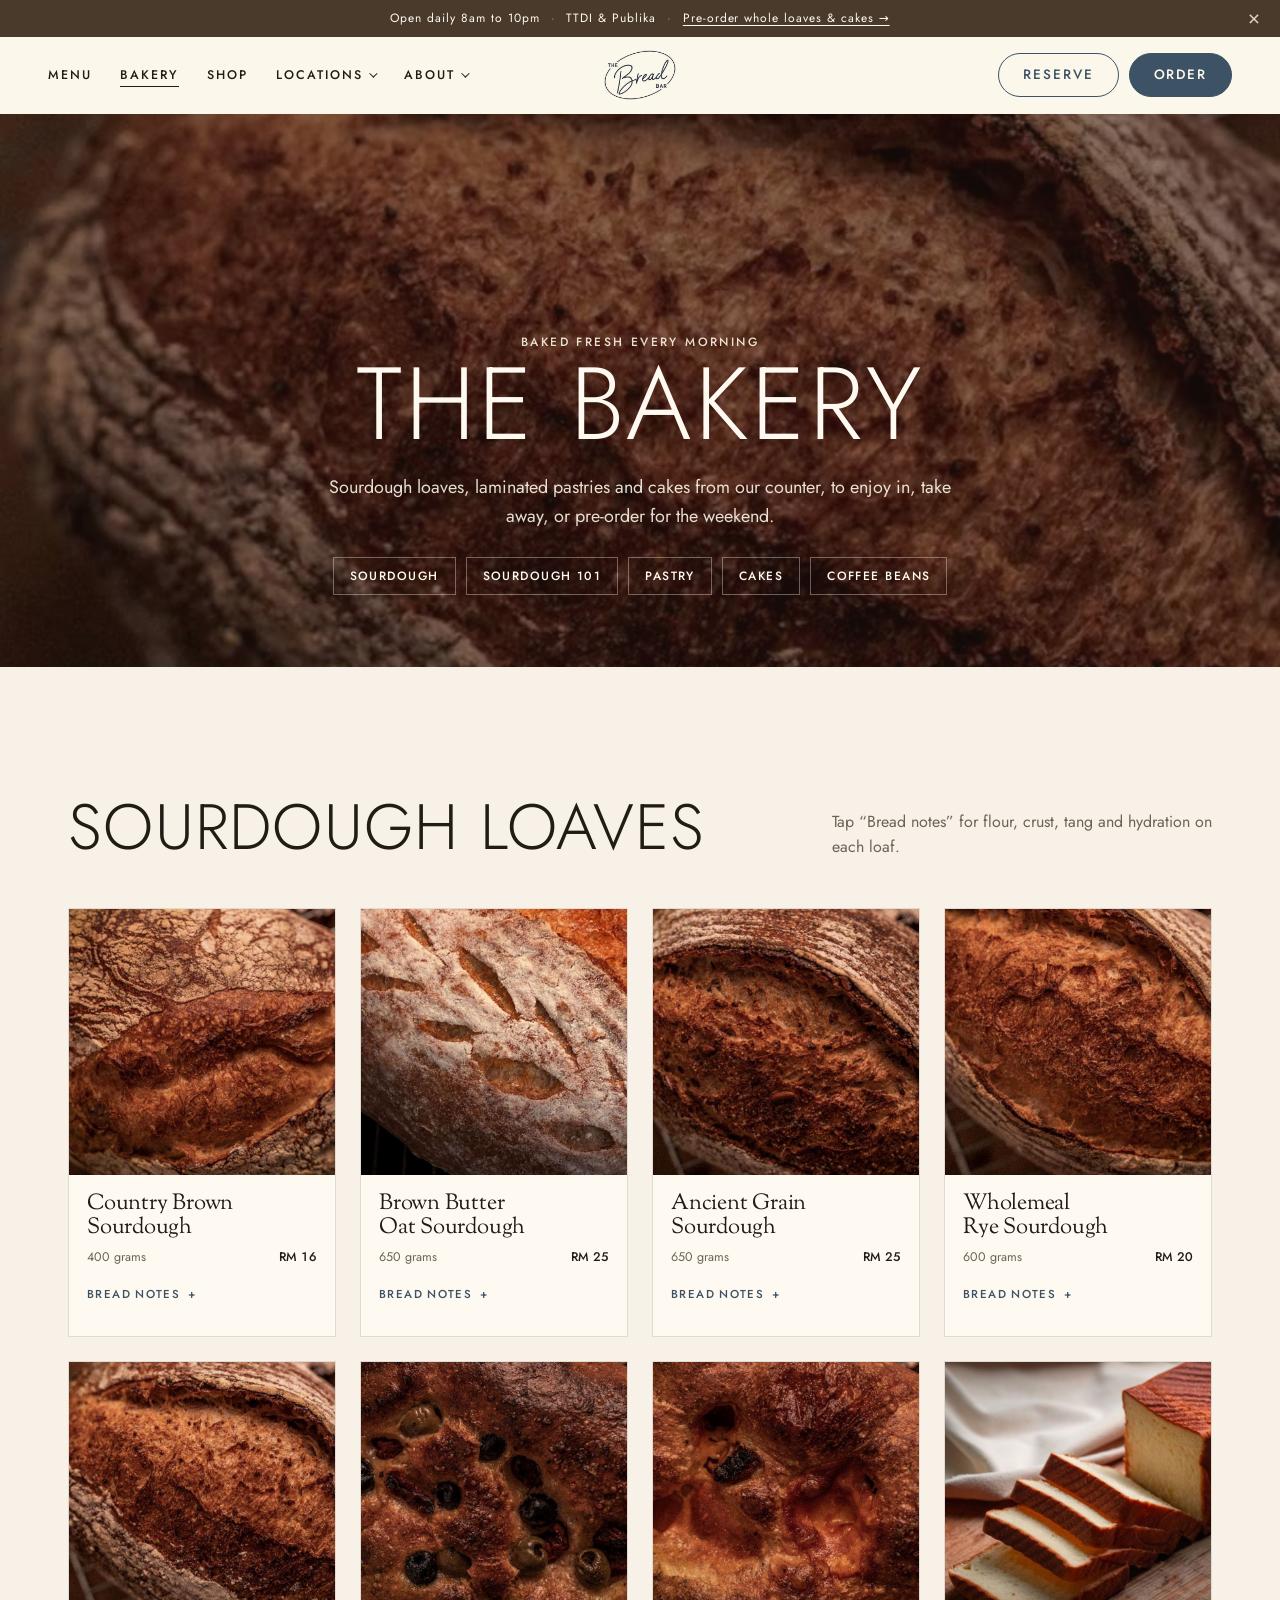
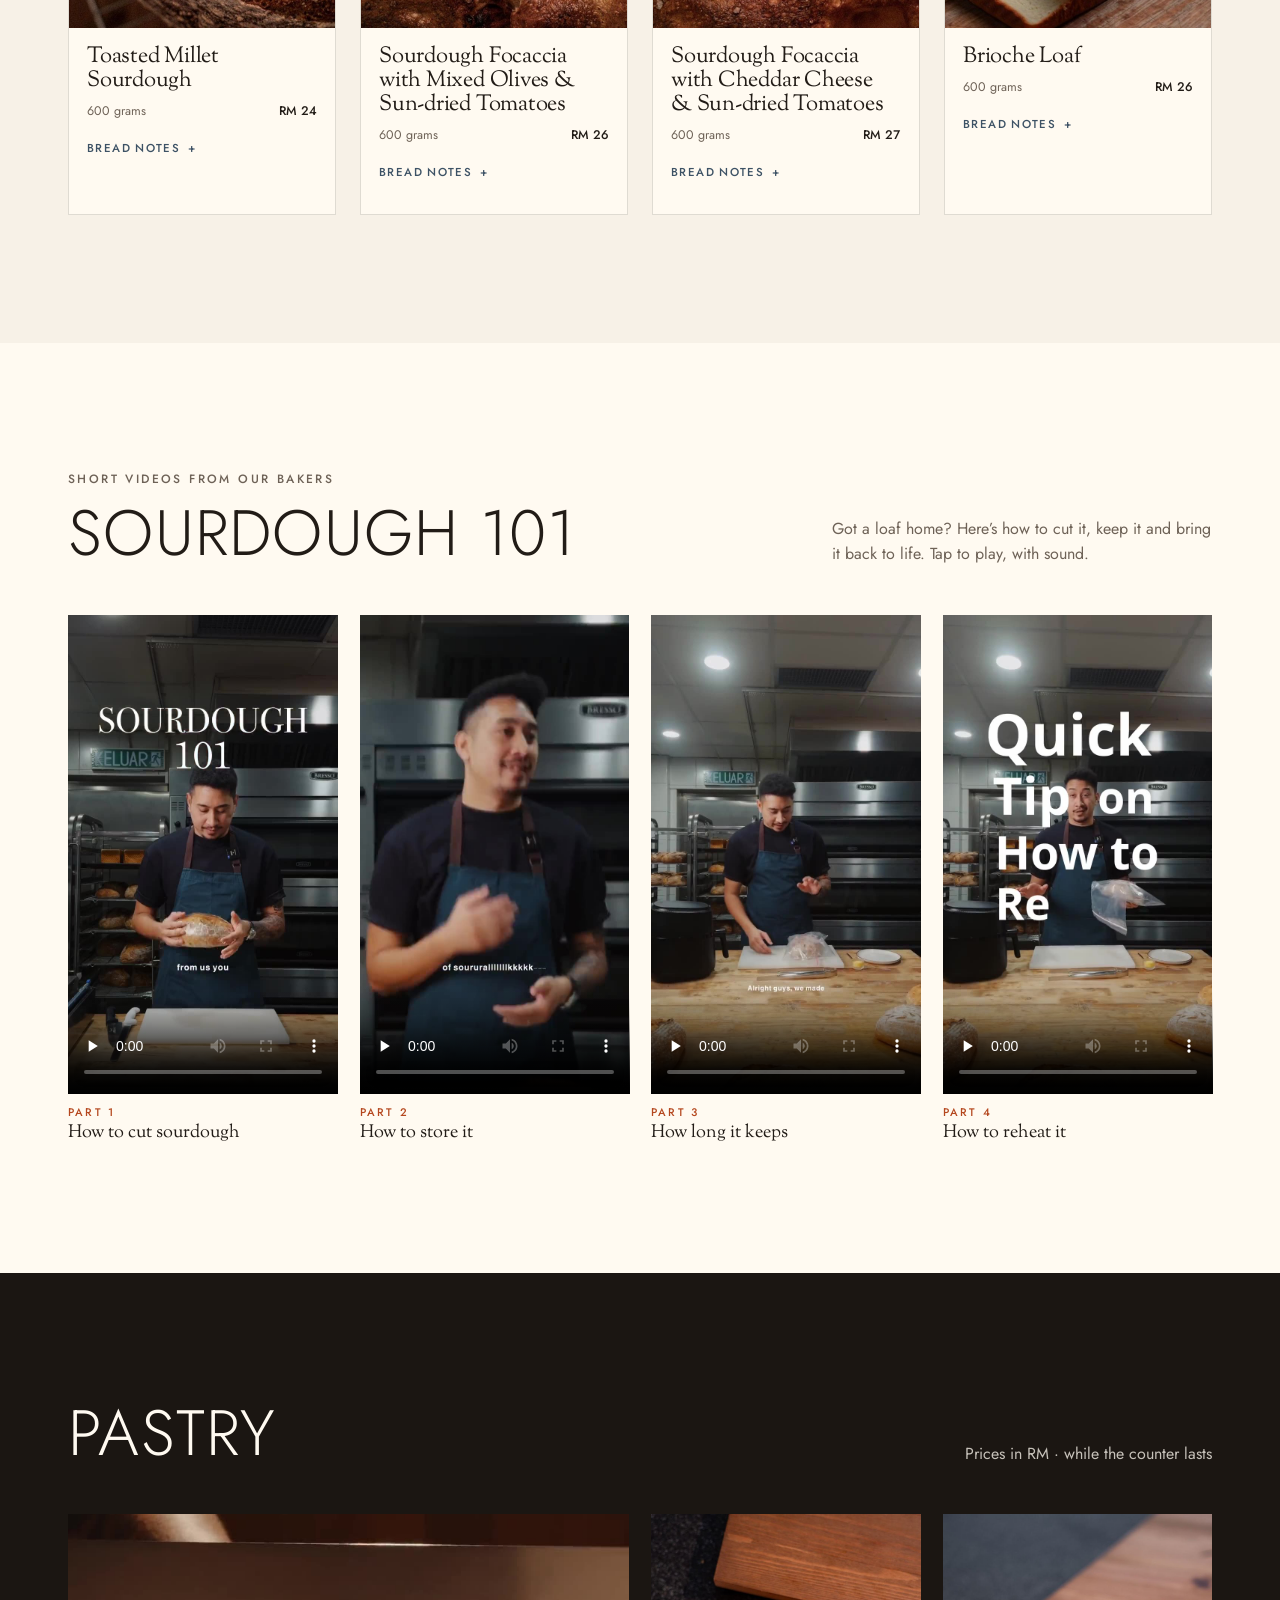
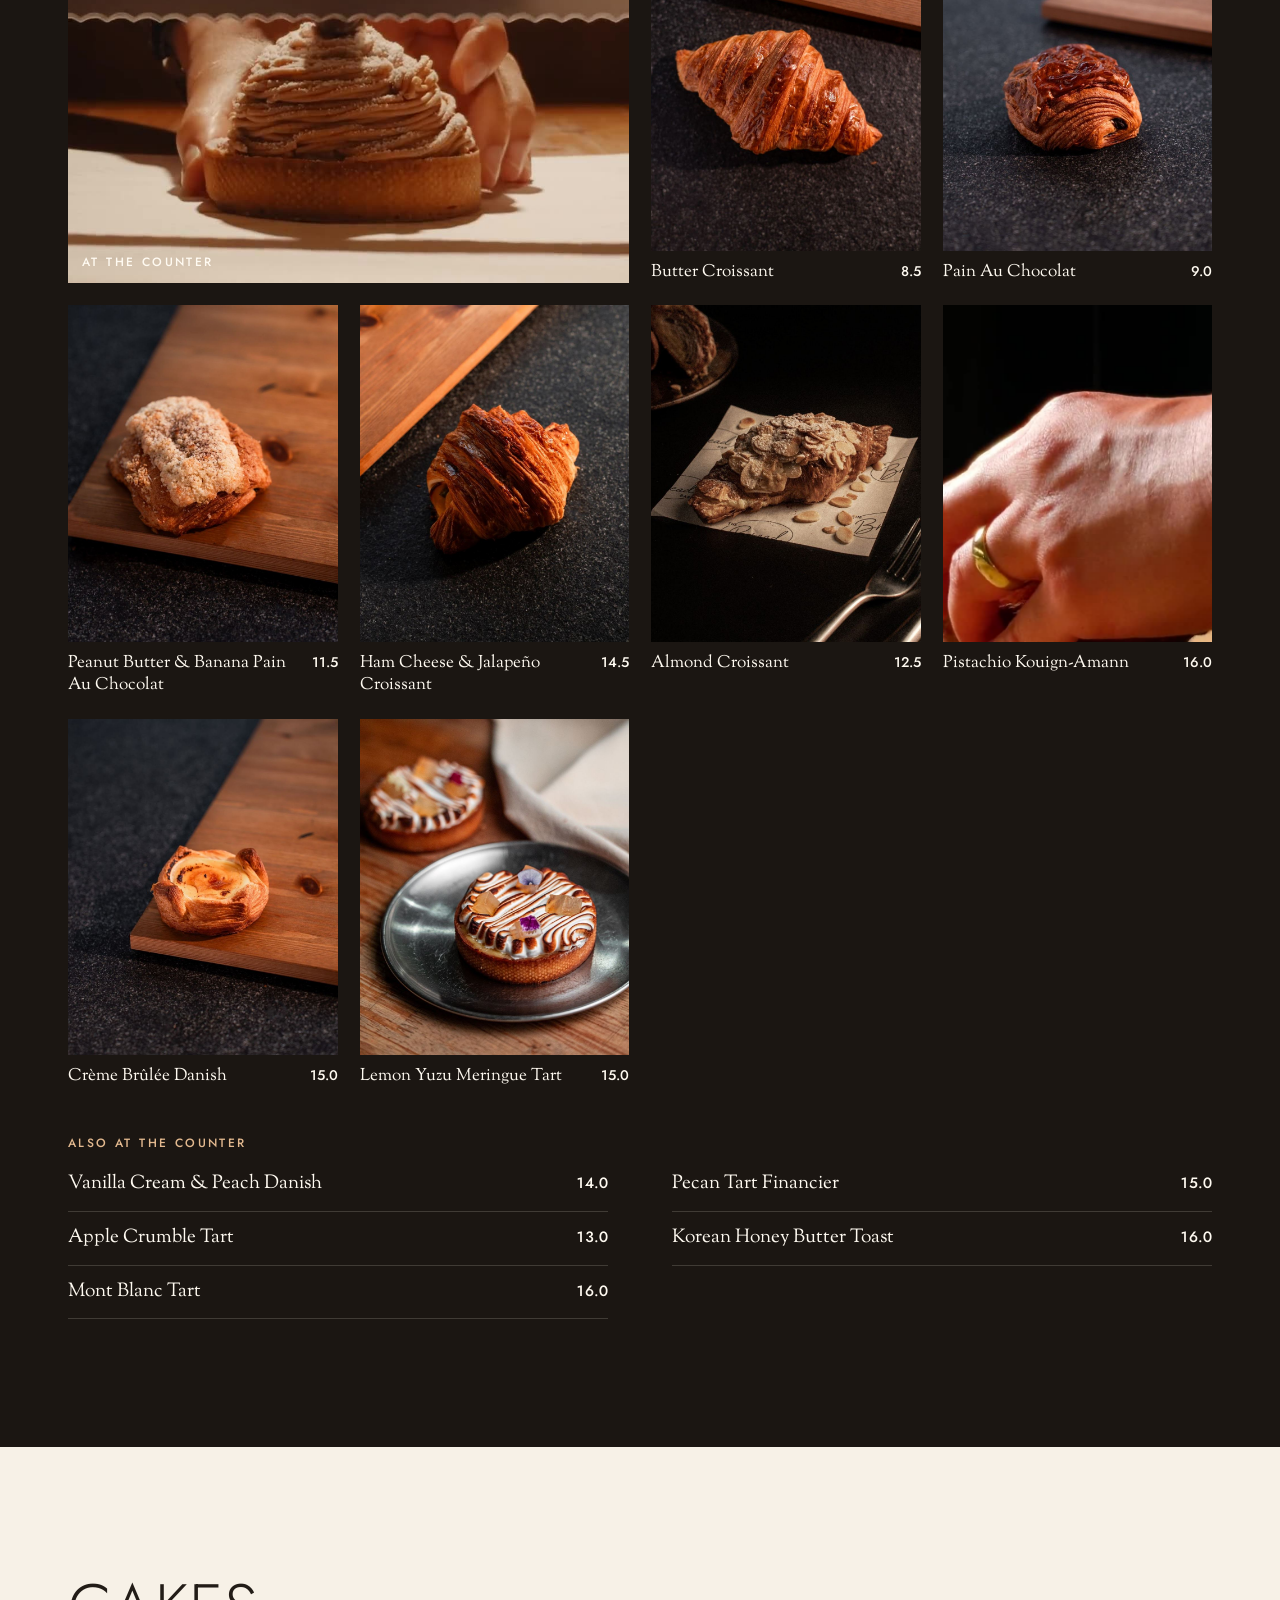
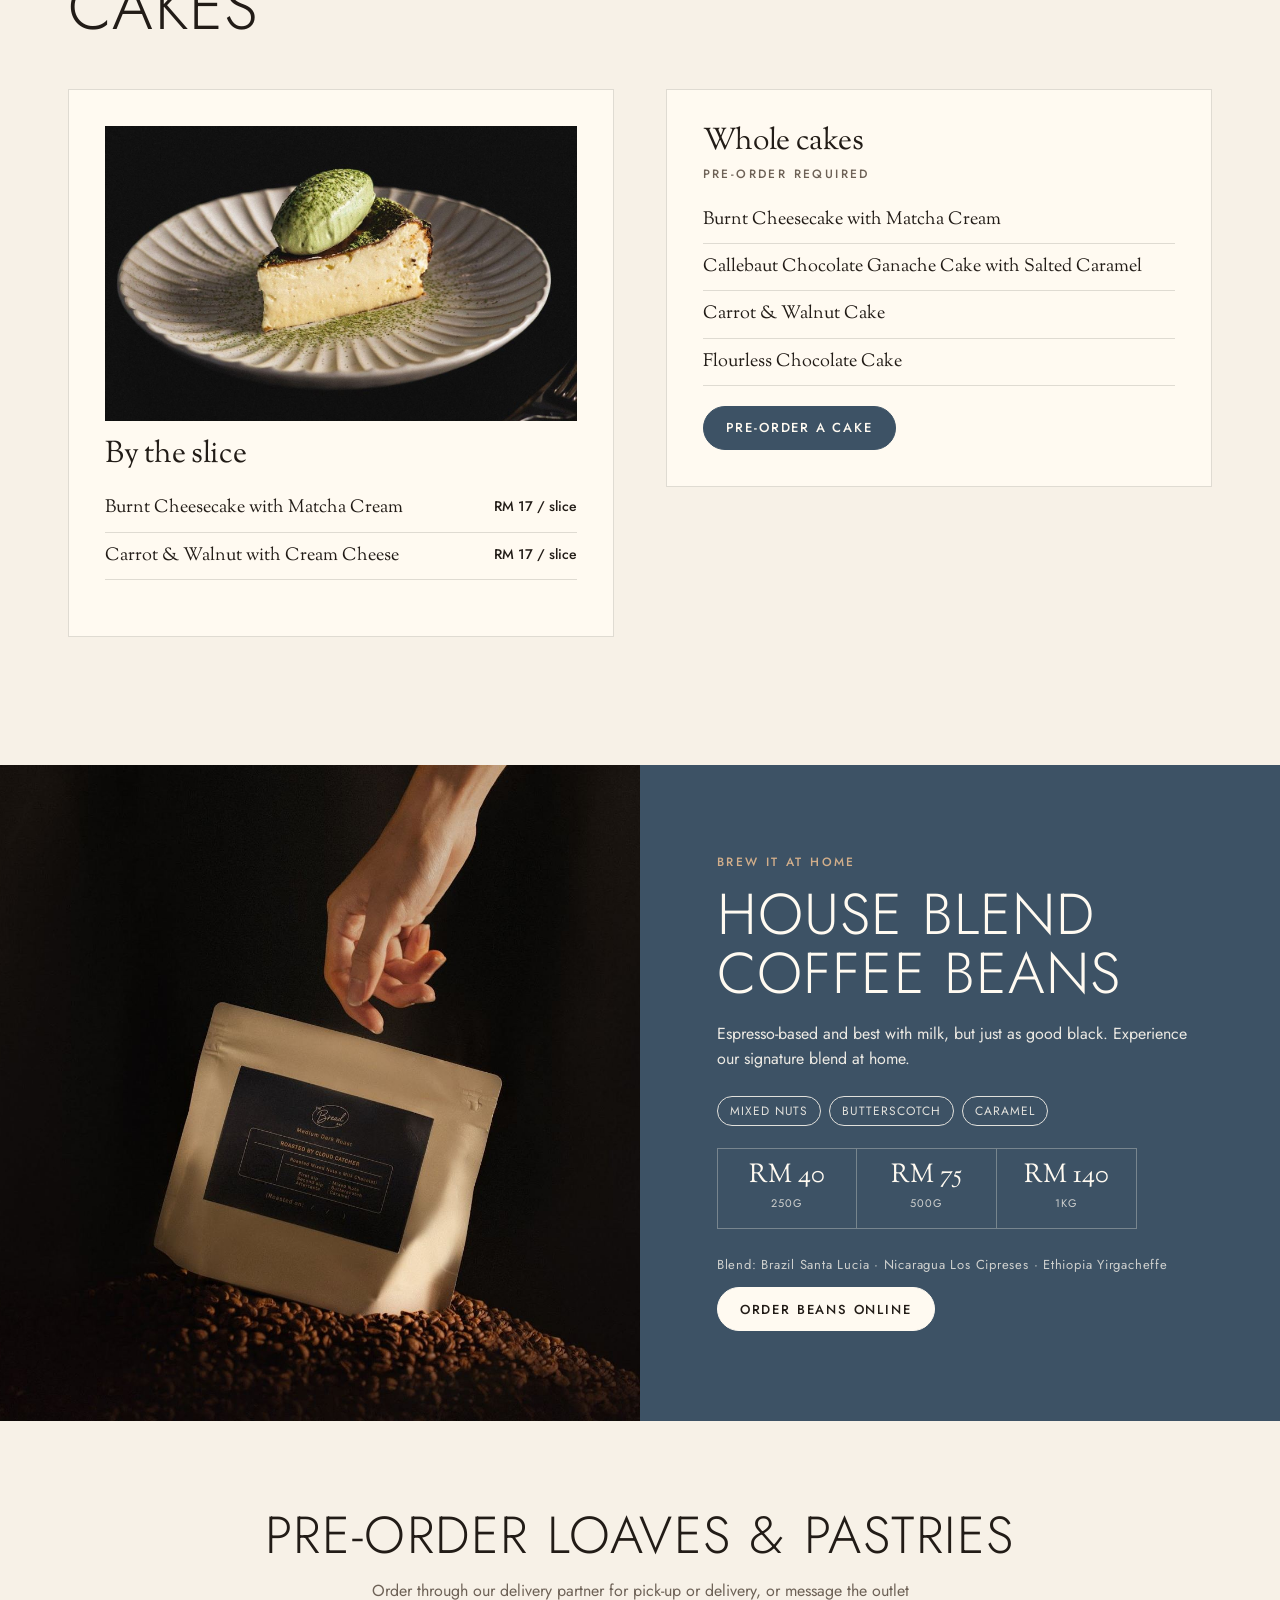
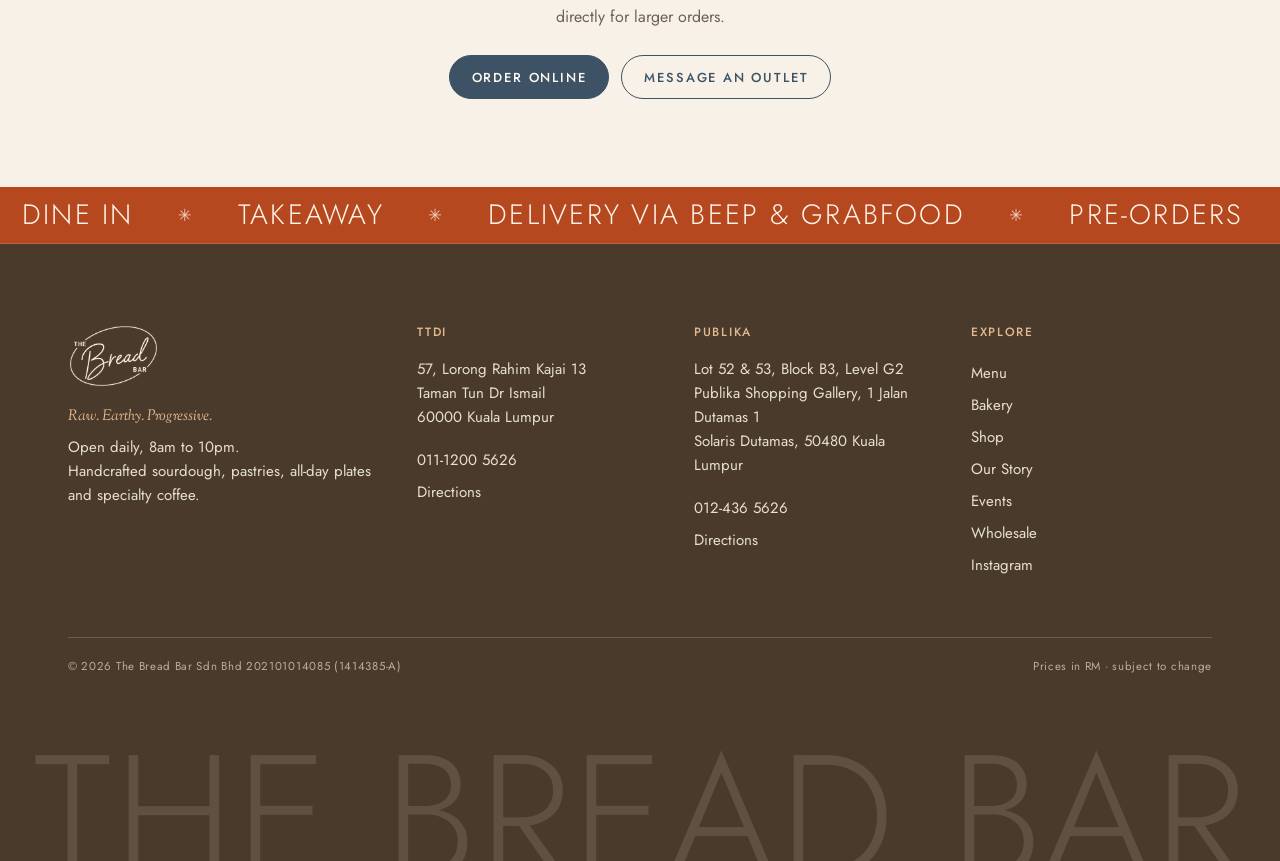
<file: bakery/index.html>
<!doctype html>
<html lang="en">
<head>
<meta charset="utf-8">
<meta name="viewport" content="width=device-width, initial-scale=1">
<!-- site base: every relative link/asset resolves from here; publish-pages.ps1 writes it per target (preview = sub-folder) -->
<base href="/">
<!-- head tags per page (seo.js): baked per route by build-pages.mjs at publish, refreshed by app.js in the browser -->
<!-- seo -->
<title>Bakery: Sourdough Loaves, Pastries &amp; Cakes · The Bread Bar KL</title>
<meta name="description" content="Naturally leavened sourdough loaves, laminated pastries, cakes by the slice, whole cakes to pre-order and house blend coffee beans, baked fresh every morning.">
<link rel="canonical" href="https://thebreadbar.my/bakery/">
<meta property="og:type" content="website">
<meta property="og:site_name" content="The Bread Bar">
<meta property="og:locale" content="en_MY">
<meta property="og:title" content="Bakery: Sourdough Loaves, Pastries &amp; Cakes · The Bread Bar KL">
<meta property="og:description" content="Naturally leavened sourdough loaves, laminated pastries, cakes by the slice, whole cakes to pre-order and house blend coffee beans, baked fresh every morning.">
<meta property="og:url" content="https://thebreadbar.my/bakery/">
<meta property="og:image" content="https://thebreadbar.my/assets/share.jpg">
<meta property="og:image:width" content="1200">
<meta property="og:image:height" content="630">
<meta property="og:image:alt" content="Sourdough loaves from The Bread Bar, TTDI and Publika, Kuala Lumpur">
<meta name="twitter:card" content="summary_large_image">
<meta name="twitter:title" content="Bakery: Sourdough Loaves, Pastries &amp; Cakes · The Bread Bar KL">
<meta name="twitter:description" content="Naturally leavened sourdough loaves, laminated pastries, cakes by the slice, whole cakes to pre-order and house blend coffee beans, baked fresh every morning.">
<meta name="twitter:image" content="https://thebreadbar.my/assets/share.jpg">
<script type="application/ld+json" id="ld">{"@context":"https://schema.org","@graph":[{"@type":"Organization","@id":"https://thebreadbar.my/#organization","name":"The Bread Bar","legalName":"The Bread Bar Sdn Bhd","url":"https://thebreadbar.my/","logo":"https://thebreadbar.my/assets/logo-dark.png","image":"https://thebreadbar.my/assets/share.jpg","sameAs":["https://www.instagram.com/thebreadbarmy/","https://linktr.ee/thebreadbarmy"]},{"@type":"WebSite","@id":"https://thebreadbar.my/#website","name":"The Bread Bar","url":"https://thebreadbar.my/","inLanguage":"en-MY","publisher":{"@id":"https://thebreadbar.my/#organization"}},{"@type":"BreadcrumbList","itemListElement":[{"@type":"ListItem","position":1,"name":"Home","item":"https://thebreadbar.my/"},{"@type":"ListItem","position":2,"name":"Bakery","item":"https://thebreadbar.my/bakery/"}]}]}</script>
<!-- /seo -->
<link rel="icon" href="assets/logo-dark.png">
<link rel="preconnect" href="https://fonts.googleapis.com">
<link rel="preconnect" href="https://fonts.gstatic.com" crossorigin>
<link href="https://fonts.googleapis.com/css2?family=Jost:wght@300;400;500;600&family=Oswald:wght@500;600&family=Sorts+Mill+Goudy:ital@0;1&display=swap" rel="stylesheet">
<link rel="stylesheet" href="styles.css?v=6f9ad220b7">
</head>
<body>

<div class="announce" id="announce">
  <p><span data-hours="short">Open daily 8am to 10pm</span> <span class="dot">·</span> <span>TTDI &amp; Publika</span> <span class="dot">·</span> <a href="bakery/">Pre-order whole loaves &amp; cakes →</a></p>
  <button class="announce-x" aria-label="Dismiss" data-dismiss>&times;</button>
</div>

<header class="site-header" id="header">
  <div class="hdr">
    <button class="burger" aria-label="Open menu" aria-expanded="false" data-drawer-open><span></span><span></span><span></span></button>

    <nav class="nav nav-left" aria-label="Primary">
      <a href="menu/" class="nav-link" data-route="menu">Menu</a>
      <a href="bakery/" class="nav-link" data-route="bakery">Bakery</a>
      <a href="shop/" class="nav-link" data-route="shop">Shop</a>
      <div class="dd">
        <button class="nav-link dd-btn" aria-expanded="false" data-route="locations">Locations <i class="chev"></i></button>
        <div class="dd-panel dd-wide">
          <a href="locations/ttdi/" class="dd-card">
            <img src="assets/photos/sourdough-slices.jpg" alt="" loading="lazy">
            <span><b>TTDI</b><small>57, Lorong Rahim Kajai 13</small></span>
          </a>
          <a href="locations/publika/" class="dd-card">
            <img src="assets/photos/salmon-bowl.jpg" alt="" loading="lazy">
            <span><b>Publika</b><small>Level G2, Publika Shopping Gallery</small></span>
          </a>
        </div>
      </div>
      <div class="dd">
        <button class="nav-link dd-btn" aria-expanded="false" data-route="about">About <i class="chev"></i></button>
        <div class="dd-panel">
          <a href="about/">Our Story</a>
          <a href="bakery/#loaves">Our Sourdough</a>
          <a href="events/">Events &amp; Private Dining</a>
          <a href="events/wholesale/">Wholesale</a>
        </div>
      </div>
    </nav>

    <a href="./" class="logo" aria-label="The Bread Bar, home"><img src="assets/logo-dark.png" alt="The Bread Bar" width="276" height="195"></a>

    <nav class="nav nav-right" aria-label="Actions">
      <button class="btn btn-ghost btn-order btn-reserve" data-chooser="reserve">Reserve</button>
      <button class="btn btn-order" data-chooser="order">Order</button>
    </nav>
  </div>
</header>

<!-- mobile drawer -->
<div class="drawer" id="drawer" aria-hidden="true">
  <div class="drawer-scrim" data-drawer-close></div>
  <aside class="drawer-panel">
    <div class="drawer-top">
      <img src="assets/logo-dark.png" alt="The Bread Bar" class="drawer-logo" width="276" height="195">
      <button class="drawer-x" aria-label="Close menu" data-drawer-close>&times;</button>
    </div>
    <nav class="drawer-nav">
      <a href="./">Home</a>
      <a href="menu/">Menu</a>
      <a href="bakery/">Bakery</a>
      <a href="shop/">Shop</a>
      <details>
        <summary>Locations</summary>
        <a href="locations/ttdi/">TTDI</a>
        <a href="locations/publika/">Publika</a>
      </details>
      <details>
        <summary>About</summary>
        <a href="about/">Our Story</a>
        <a href="bakery/#loaves">Our Sourdough</a>
        <a href="events/">Events &amp; Private Dining</a>
        <a href="events/wholesale/">Wholesale</a>
      </details>
    </nav>
    <div class="drawer-cta">
      <button class="btn btn-ghost" data-chooser="reserve">Reserve</button>
      <button class="btn" data-chooser="order">Order delivery</button>
    </div>
    <p class="drawer-foot" data-hours="drawer">Open daily · 8am to 10pm</p>
  </aside>
</div>

<main id="app" class="page" tabindex="-1"></main>

<footer class="site-footer" id="footer"></footer>

<!-- outlet chooser (Order / Reserve) -->
<div class="modal" id="chooser" aria-hidden="true" role="dialog" aria-modal="true" aria-labelledby="chooser-title">
  <div class="modal-scrim" data-modal-close></div>
  <div class="modal-box">
    <button class="modal-x" aria-label="Close" data-modal-close>&times;</button>
    <p class="eyebrow" id="chooser-eyebrow"></p>
    <h2 id="chooser-title"></h2>
    <div class="chooser-grid" id="chooser-grid"></div>
  </div>
</div>

<!-- photo lightbox -->
<div class="lightbox" id="lightbox" aria-hidden="true" role="dialog" aria-modal="true">
  <div class="modal-scrim" data-lb-close></div>
  <figure>
    <img alt="">
    <figcaption></figcaption>
  </figure>
  <button class="modal-x lb-x" aria-label="Close" data-lb-close>&times;</button>
</div>

<script src="data.js?v=bf5c458a92"></script>
<script src="seo.js?v=b5bf9921f3"></script>
<script src="app.js?v=f83d44c9da"></script>
</body>
</html>
</file>
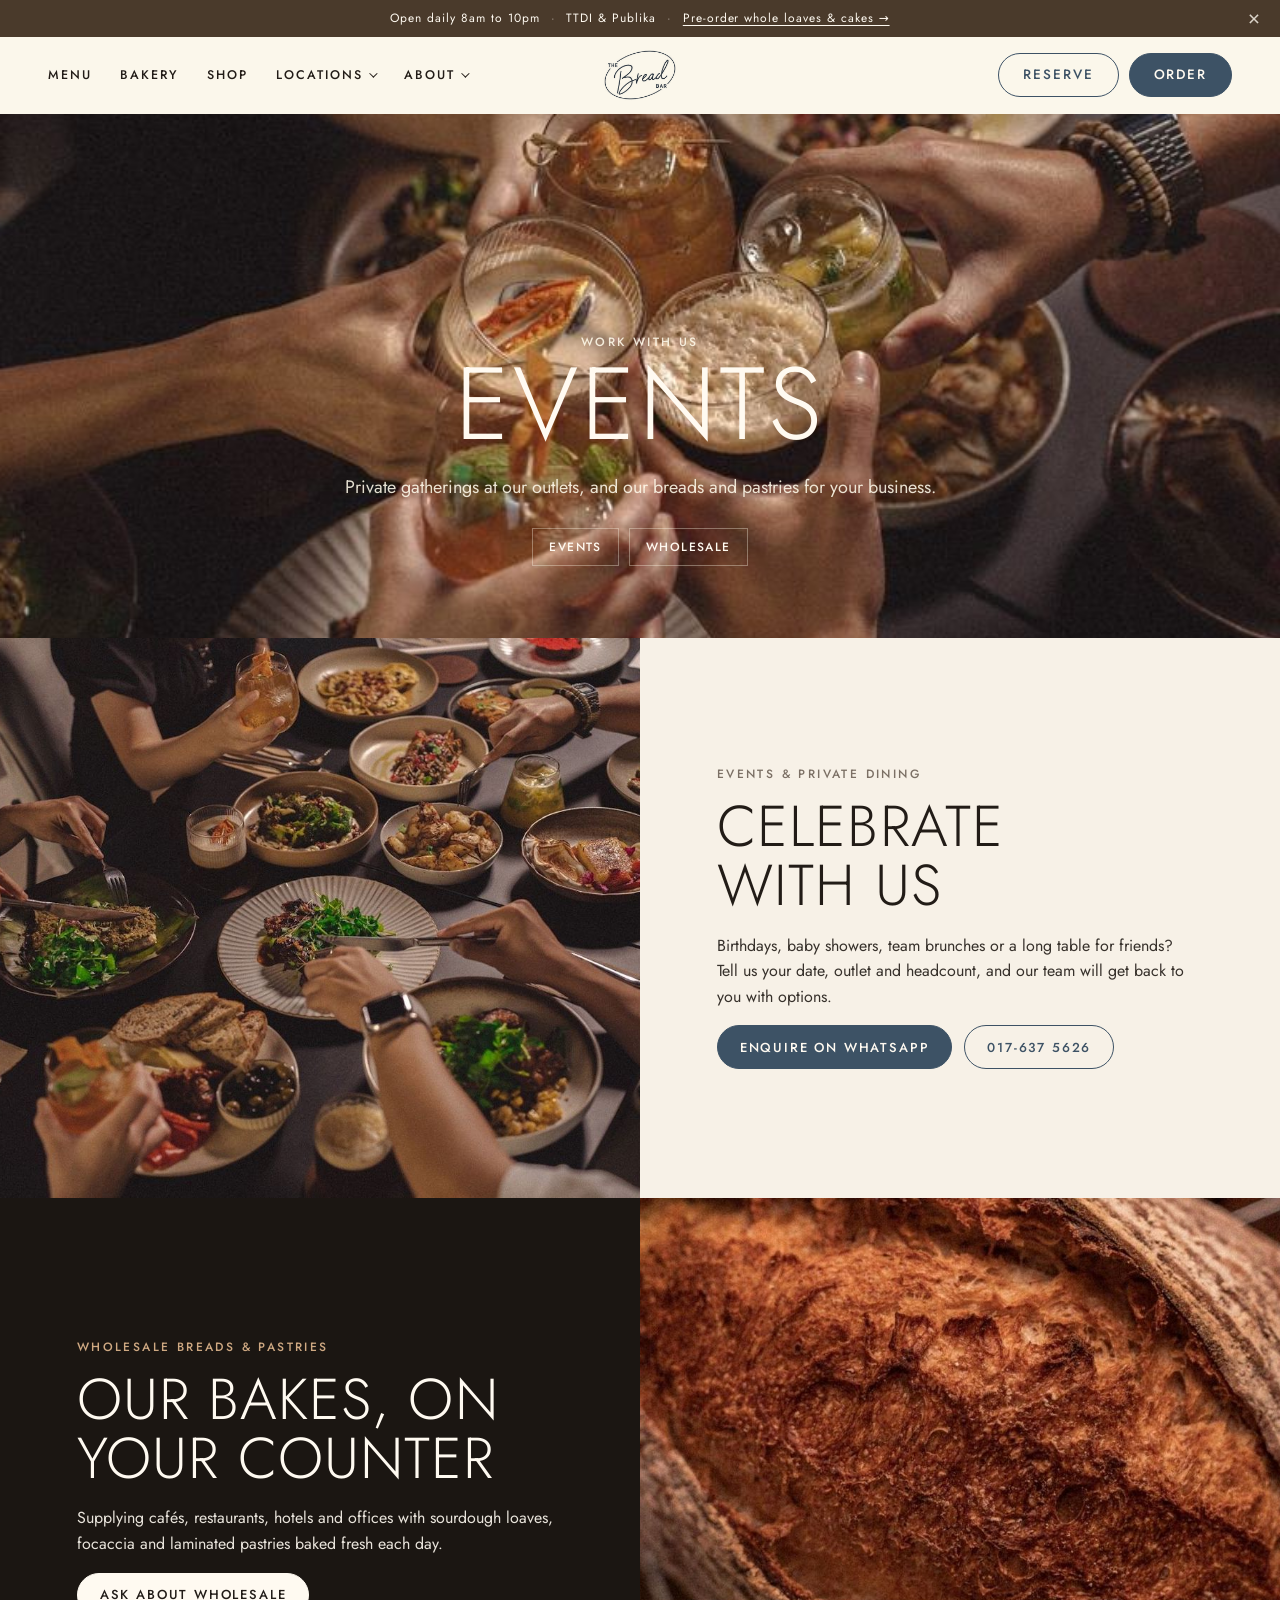
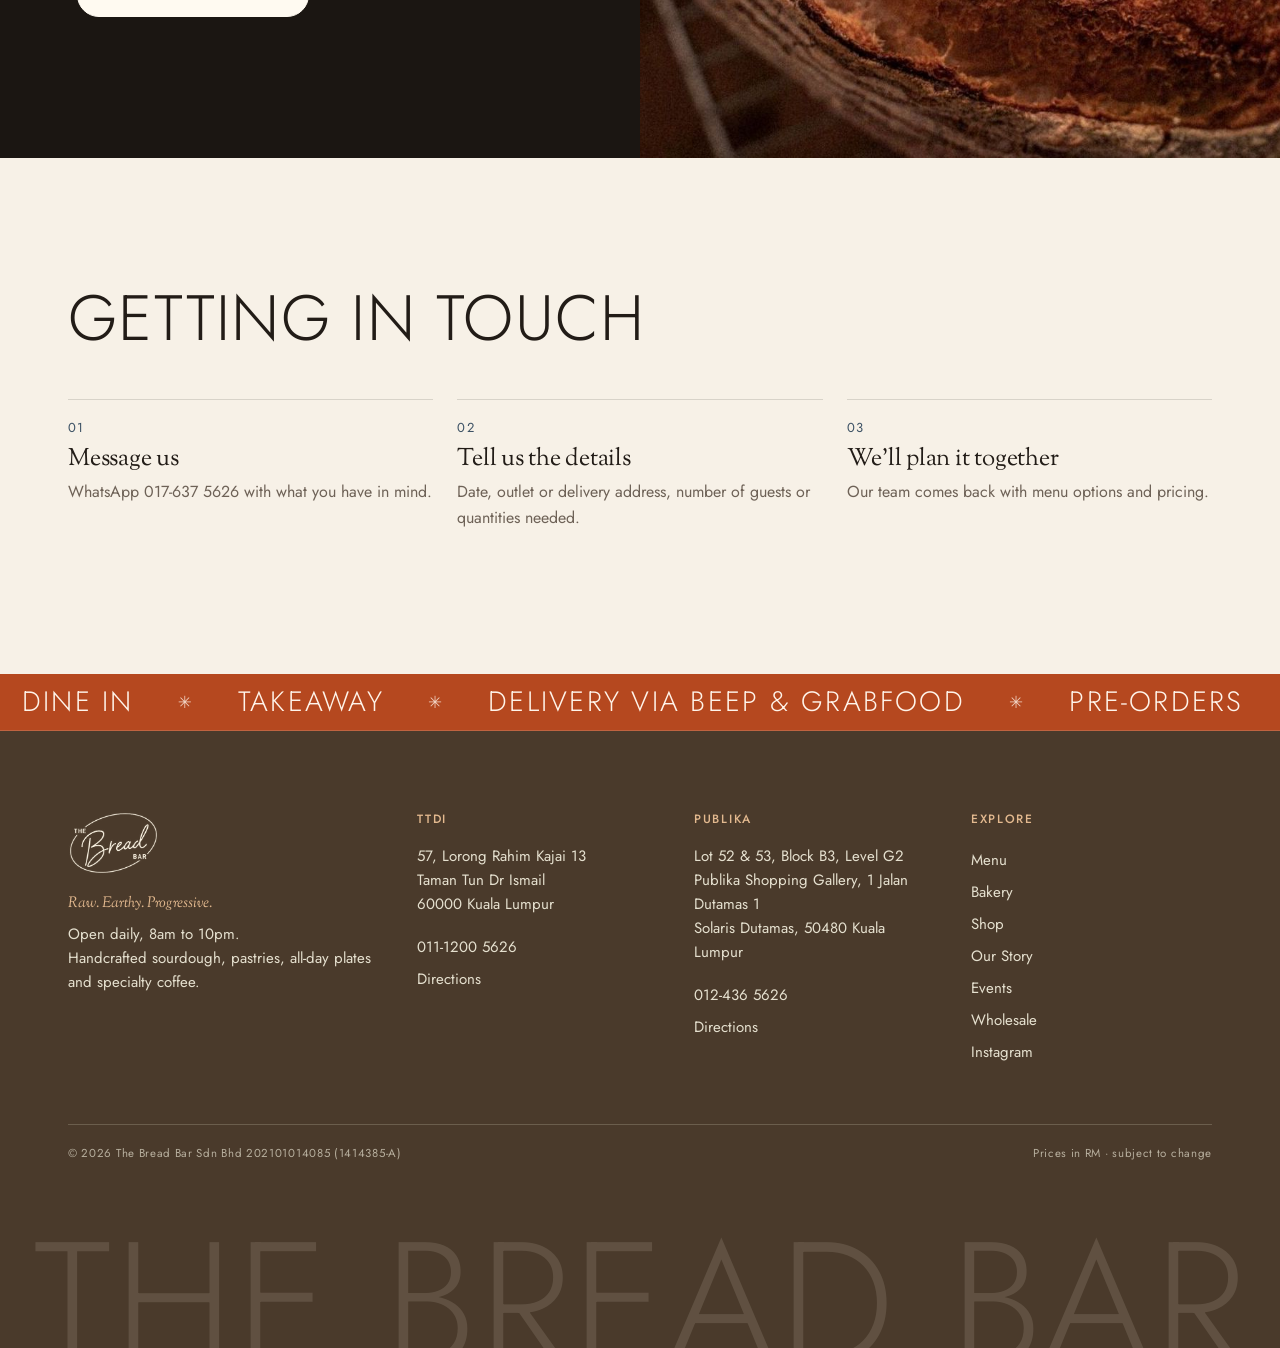
<file: events/index.html>
<!doctype html>
<html lang="en">
<head>
<meta charset="utf-8">
<meta name="viewport" content="width=device-width, initial-scale=1">
<!-- site base: every relative link/asset resolves from here; publish-pages.ps1 writes it per target (preview = sub-folder) -->
<base href="/">
<!-- head tags per page (seo.js): baked per route by build-pages.mjs at publish, refreshed by app.js in the browser -->
<!-- seo -->
<title>Events &amp; Private Dining · The Bread Bar TTDI &amp; Publika, KL</title>
<meta name="description" content="Birthdays, baby showers, team brunches and private dining at The Bread Bar in TTDI and Publika, KL. Tell us your date, outlet and headcount on WhatsApp.">
<link rel="canonical" href="https://thebreadbar.my/events/">
<meta property="og:type" content="website">
<meta property="og:site_name" content="The Bread Bar">
<meta property="og:locale" content="en_MY">
<meta property="og:title" content="Events &amp; Private Dining · The Bread Bar TTDI &amp; Publika, KL">
<meta property="og:description" content="Birthdays, baby showers, team brunches and private dining at The Bread Bar in TTDI and Publika, KL. Tell us your date, outlet and headcount on WhatsApp.">
<meta property="og:url" content="https://thebreadbar.my/events/">
<meta property="og:image" content="https://thebreadbar.my/assets/share.jpg">
<meta property="og:image:width" content="1200">
<meta property="og:image:height" content="630">
<meta property="og:image:alt" content="Sourdough loaves from The Bread Bar, TTDI and Publika, Kuala Lumpur">
<meta name="twitter:card" content="summary_large_image">
<meta name="twitter:title" content="Events &amp; Private Dining · The Bread Bar TTDI &amp; Publika, KL">
<meta name="twitter:description" content="Birthdays, baby showers, team brunches and private dining at The Bread Bar in TTDI and Publika, KL. Tell us your date, outlet and headcount on WhatsApp.">
<meta name="twitter:image" content="https://thebreadbar.my/assets/share.jpg">
<script type="application/ld+json" id="ld">{"@context":"https://schema.org","@graph":[{"@type":"Organization","@id":"https://thebreadbar.my/#organization","name":"The Bread Bar","legalName":"The Bread Bar Sdn Bhd","url":"https://thebreadbar.my/","logo":"https://thebreadbar.my/assets/logo-dark.png","image":"https://thebreadbar.my/assets/share.jpg","sameAs":["https://www.instagram.com/thebreadbarmy/","https://linktr.ee/thebreadbarmy"]},{"@type":"WebSite","@id":"https://thebreadbar.my/#website","name":"The Bread Bar","url":"https://thebreadbar.my/","inLanguage":"en-MY","publisher":{"@id":"https://thebreadbar.my/#organization"}},{"@type":"BreadcrumbList","itemListElement":[{"@type":"ListItem","position":1,"name":"Home","item":"https://thebreadbar.my/"},{"@type":"ListItem","position":2,"name":"Events","item":"https://thebreadbar.my/events/"}]}]}</script>
<!-- /seo -->
<link rel="icon" href="assets/logo-dark.png">
<link rel="preconnect" href="https://fonts.googleapis.com">
<link rel="preconnect" href="https://fonts.gstatic.com" crossorigin>
<link href="https://fonts.googleapis.com/css2?family=Jost:wght@300;400;500;600&family=Oswald:wght@500;600&family=Sorts+Mill+Goudy:ital@0;1&display=swap" rel="stylesheet">
<link rel="stylesheet" href="styles.css?v=6f9ad220b7">
</head>
<body>

<div class="announce" id="announce">
  <p><span data-hours="short">Open daily 8am to 10pm</span> <span class="dot">·</span> <span>TTDI &amp; Publika</span> <span class="dot">·</span> <a href="bakery/">Pre-order whole loaves &amp; cakes →</a></p>
  <button class="announce-x" aria-label="Dismiss" data-dismiss>&times;</button>
</div>

<header class="site-header" id="header">
  <div class="hdr">
    <button class="burger" aria-label="Open menu" aria-expanded="false" data-drawer-open><span></span><span></span><span></span></button>

    <nav class="nav nav-left" aria-label="Primary">
      <a href="menu/" class="nav-link" data-route="menu">Menu</a>
      <a href="bakery/" class="nav-link" data-route="bakery">Bakery</a>
      <a href="shop/" class="nav-link" data-route="shop">Shop</a>
      <div class="dd">
        <button class="nav-link dd-btn" aria-expanded="false" data-route="locations">Locations <i class="chev"></i></button>
        <div class="dd-panel dd-wide">
          <a href="locations/ttdi/" class="dd-card">
            <img src="assets/photos/sourdough-slices.jpg" alt="" loading="lazy">
            <span><b>TTDI</b><small>57, Lorong Rahim Kajai 13</small></span>
          </a>
          <a href="locations/publika/" class="dd-card">
            <img src="assets/photos/salmon-bowl.jpg" alt="" loading="lazy">
            <span><b>Publika</b><small>Level G2, Publika Shopping Gallery</small></span>
          </a>
        </div>
      </div>
      <div class="dd">
        <button class="nav-link dd-btn" aria-expanded="false" data-route="about">About <i class="chev"></i></button>
        <div class="dd-panel">
          <a href="about/">Our Story</a>
          <a href="bakery/#loaves">Our Sourdough</a>
          <a href="events/">Events &amp; Private Dining</a>
          <a href="events/wholesale/">Wholesale</a>
        </div>
      </div>
    </nav>

    <a href="./" class="logo" aria-label="The Bread Bar, home"><img src="assets/logo-dark.png" alt="The Bread Bar" width="276" height="195"></a>

    <nav class="nav nav-right" aria-label="Actions">
      <button class="btn btn-ghost btn-order btn-reserve" data-chooser="reserve">Reserve</button>
      <button class="btn btn-order" data-chooser="order">Order</button>
    </nav>
  </div>
</header>

<!-- mobile drawer -->
<div class="drawer" id="drawer" aria-hidden="true">
  <div class="drawer-scrim" data-drawer-close></div>
  <aside class="drawer-panel">
    <div class="drawer-top">
      <img src="assets/logo-dark.png" alt="The Bread Bar" class="drawer-logo" width="276" height="195">
      <button class="drawer-x" aria-label="Close menu" data-drawer-close>&times;</button>
    </div>
    <nav class="drawer-nav">
      <a href="./">Home</a>
      <a href="menu/">Menu</a>
      <a href="bakery/">Bakery</a>
      <a href="shop/">Shop</a>
      <details>
        <summary>Locations</summary>
        <a href="locations/ttdi/">TTDI</a>
        <a href="locations/publika/">Publika</a>
      </details>
      <details>
        <summary>About</summary>
        <a href="about/">Our Story</a>
        <a href="bakery/#loaves">Our Sourdough</a>
        <a href="events/">Events &amp; Private Dining</a>
        <a href="events/wholesale/">Wholesale</a>
      </details>
    </nav>
    <div class="drawer-cta">
      <button class="btn btn-ghost" data-chooser="reserve">Reserve</button>
      <button class="btn" data-chooser="order">Order delivery</button>
    </div>
    <p class="drawer-foot" data-hours="drawer">Open daily · 8am to 10pm</p>
  </aside>
</div>

<main id="app" class="page" tabindex="-1"></main>

<footer class="site-footer" id="footer"></footer>

<!-- outlet chooser (Order / Reserve) -->
<div class="modal" id="chooser" aria-hidden="true" role="dialog" aria-modal="true" aria-labelledby="chooser-title">
  <div class="modal-scrim" data-modal-close></div>
  <div class="modal-box">
    <button class="modal-x" aria-label="Close" data-modal-close>&times;</button>
    <p class="eyebrow" id="chooser-eyebrow"></p>
    <h2 id="chooser-title"></h2>
    <div class="chooser-grid" id="chooser-grid"></div>
  </div>
</div>

<!-- photo lightbox -->
<div class="lightbox" id="lightbox" aria-hidden="true" role="dialog" aria-modal="true">
  <div class="modal-scrim" data-lb-close></div>
  <figure>
    <img alt="">
    <figcaption></figcaption>
  </figure>
  <button class="modal-x lb-x" aria-label="Close" data-lb-close>&times;</button>
</div>

<script src="data.js?v=bf5c458a92"></script>
<script src="seo.js?v=b5bf9921f3"></script>
<script src="app.js?v=f83d44c9da"></script>
</body>
</html>
</file>
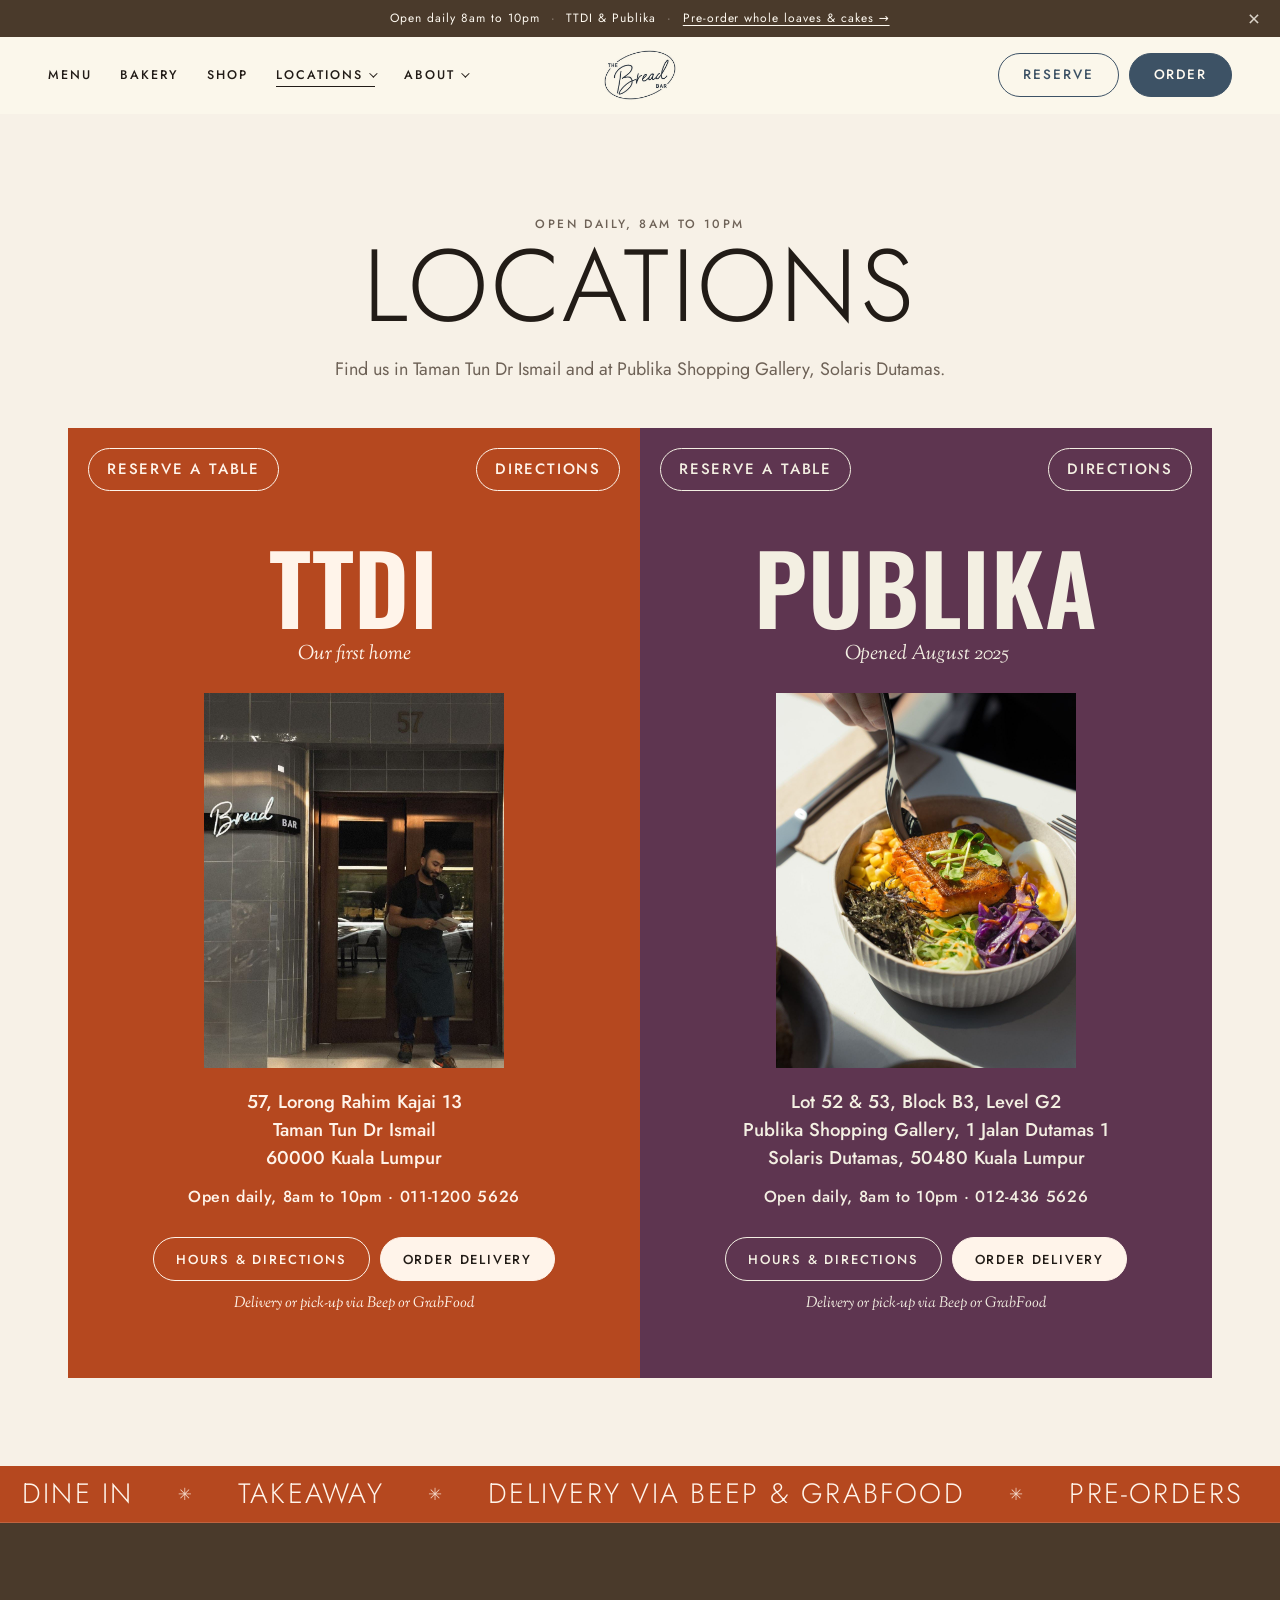
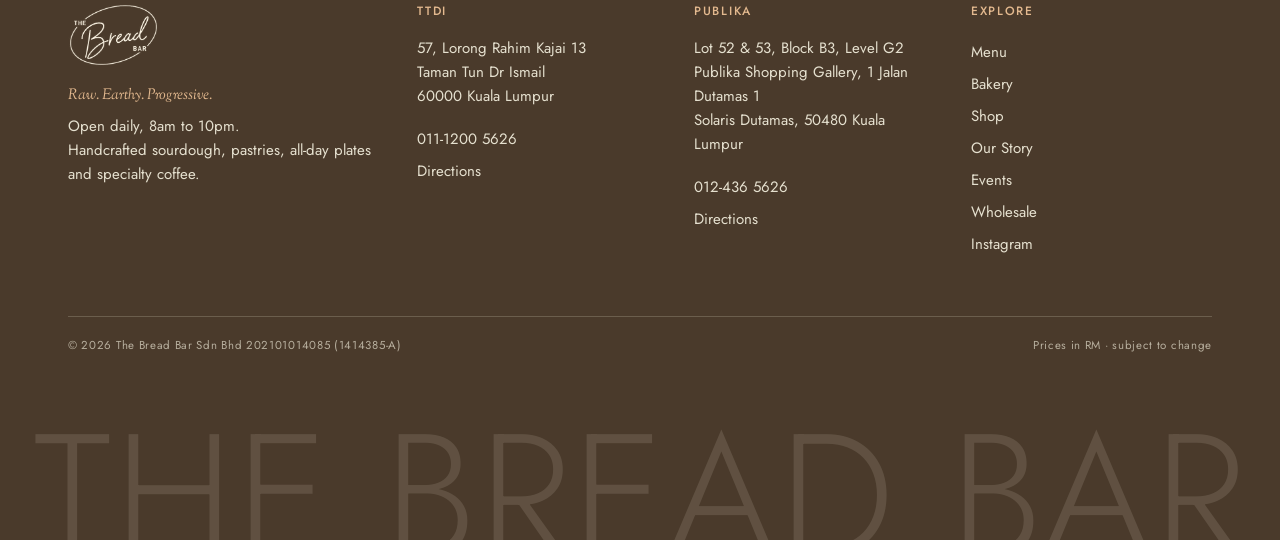
<file: locations/index.html>
<!doctype html>
<html lang="en">
<head>
<meta charset="utf-8">
<meta name="viewport" content="width=device-width, initial-scale=1">
<!-- site base: every relative link/asset resolves from here; publish-pages.ps1 writes it per target (preview = sub-folder) -->
<base href="/">
<!-- head tags per page (seo.js): baked per route by build-pages.mjs at publish, refreshed by app.js in the browser -->
<!-- seo -->
<title>Locations &amp; Opening Hours · The Bread Bar TTDI &amp; Publika, KL</title>
<meta name="description" content="Find The Bread Bar in Taman Tun Dr Ismail (TTDI) and at Publika, Solaris Dutamas, Kuala Lumpur. Open daily, 8am to 10pm. Addresses, phones and directions.">
<link rel="canonical" href="https://thebreadbar.my/locations/">
<meta property="og:type" content="website">
<meta property="og:site_name" content="The Bread Bar">
<meta property="og:locale" content="en_MY">
<meta property="og:title" content="Locations &amp; Opening Hours · The Bread Bar TTDI &amp; Publika, KL">
<meta property="og:description" content="Find The Bread Bar in Taman Tun Dr Ismail (TTDI) and at Publika, Solaris Dutamas, Kuala Lumpur. Open daily, 8am to 10pm. Addresses, phones and directions.">
<meta property="og:url" content="https://thebreadbar.my/locations/">
<meta property="og:image" content="https://thebreadbar.my/assets/share.jpg">
<meta property="og:image:width" content="1200">
<meta property="og:image:height" content="630">
<meta property="og:image:alt" content="Sourdough loaves from The Bread Bar, TTDI and Publika, Kuala Lumpur">
<meta name="twitter:card" content="summary_large_image">
<meta name="twitter:title" content="Locations &amp; Opening Hours · The Bread Bar TTDI &amp; Publika, KL">
<meta name="twitter:description" content="Find The Bread Bar in Taman Tun Dr Ismail (TTDI) and at Publika, Solaris Dutamas, Kuala Lumpur. Open daily, 8am to 10pm. Addresses, phones and directions.">
<meta name="twitter:image" content="https://thebreadbar.my/assets/share.jpg">
<script type="application/ld+json" id="ld">{"@context":"https://schema.org","@graph":[{"@type":"Organization","@id":"https://thebreadbar.my/#organization","name":"The Bread Bar","legalName":"The Bread Bar Sdn Bhd","url":"https://thebreadbar.my/","logo":"https://thebreadbar.my/assets/logo-dark.png","image":"https://thebreadbar.my/assets/share.jpg","sameAs":["https://www.instagram.com/thebreadbarmy/","https://linktr.ee/thebreadbarmy"]},{"@type":"WebSite","@id":"https://thebreadbar.my/#website","name":"The Bread Bar","url":"https://thebreadbar.my/","inLanguage":"en-MY","publisher":{"@id":"https://thebreadbar.my/#organization"}},{"@type":["Bakery","CafeOrCoffeeShop"],"@id":"https://thebreadbar.my/locations/ttdi/#place","name":"The Bread Bar TTDI","url":"https://thebreadbar.my/locations/ttdi/","image":["https://thebreadbar.my/assets/photos/ttdi-storefront.jpg"],"telephone":"+601112005626","address":{"@type":"PostalAddress","streetAddress":"57, Lorong Rahim Kajai 13, Taman Tun Dr Ismail","postalCode":"60000","addressLocality":"Kuala Lumpur","addressRegion":"Kuala Lumpur","addressCountry":"MY"},"openingHoursSpecification":[{"@type":"OpeningHoursSpecification","dayOfWeek":["Monday","Tuesday","Wednesday","Thursday","Friday","Saturday","Sunday"],"opens":"08:00","closes":"22:00"}],"servesCuisine":["Bakery","Brunch","Coffee"],"menu":"https://thebreadbar.my/menu/","acceptsReservations":true,"hasMap":"https://share.google/Jn0qHPu34NnUkPvrp","parentOrganization":{"@id":"https://thebreadbar.my/#organization"},"priceRange":"RM 8.50-78"},{"@type":["Bakery","CafeOrCoffeeShop"],"@id":"https://thebreadbar.my/locations/publika/#place","name":"The Bread Bar @ Publika","url":"https://thebreadbar.my/locations/publika/","image":["https://thebreadbar.my/assets/photos/salmon-bowl.jpg"],"telephone":"+60124365626","address":{"@type":"PostalAddress","streetAddress":"Lot 52 & 53, Block B3, Level G2, Publika Shopping Gallery, 1 Jalan Dutamas 1, Solaris Dutamas","postalCode":"50480","addressLocality":"Kuala Lumpur","addressRegion":"Kuala Lumpur","addressCountry":"MY"},"openingHoursSpecification":[{"@type":"OpeningHoursSpecification","dayOfWeek":["Monday","Tuesday","Wednesday","Thursday","Friday","Saturday","Sunday"],"opens":"08:00","closes":"22:00"}],"servesCuisine":["Bakery","Brunch","Coffee"],"menu":"https://thebreadbar.my/menu/","acceptsReservations":true,"hasMap":"https://share.google/i3GjOkWs9iEn0jMtE","parentOrganization":{"@id":"https://thebreadbar.my/#organization"},"priceRange":"RM 8.50-78"},{"@type":"BreadcrumbList","itemListElement":[{"@type":"ListItem","position":1,"name":"Home","item":"https://thebreadbar.my/"},{"@type":"ListItem","position":2,"name":"Locations","item":"https://thebreadbar.my/locations/"}]}]}</script>
<!-- /seo -->
<link rel="icon" href="assets/logo-dark.png">
<link rel="preconnect" href="https://fonts.googleapis.com">
<link rel="preconnect" href="https://fonts.gstatic.com" crossorigin>
<link href="https://fonts.googleapis.com/css2?family=Jost:wght@300;400;500;600&family=Oswald:wght@500;600&family=Sorts+Mill+Goudy:ital@0;1&display=swap" rel="stylesheet">
<link rel="stylesheet" href="styles.css?v=6f9ad220b7">
</head>
<body>

<div class="announce" id="announce">
  <p><span data-hours="short">Open daily 8am to 10pm</span> <span class="dot">·</span> <span>TTDI &amp; Publika</span> <span class="dot">·</span> <a href="bakery/">Pre-order whole loaves &amp; cakes →</a></p>
  <button class="announce-x" aria-label="Dismiss" data-dismiss>&times;</button>
</div>

<header class="site-header" id="header">
  <div class="hdr">
    <button class="burger" aria-label="Open menu" aria-expanded="false" data-drawer-open><span></span><span></span><span></span></button>

    <nav class="nav nav-left" aria-label="Primary">
      <a href="menu/" class="nav-link" data-route="menu">Menu</a>
      <a href="bakery/" class="nav-link" data-route="bakery">Bakery</a>
      <a href="shop/" class="nav-link" data-route="shop">Shop</a>
      <div class="dd">
        <button class="nav-link dd-btn" aria-expanded="false" data-route="locations">Locations <i class="chev"></i></button>
        <div class="dd-panel dd-wide">
          <a href="locations/ttdi/" class="dd-card">
            <img src="assets/photos/sourdough-slices.jpg" alt="" loading="lazy">
            <span><b>TTDI</b><small>57, Lorong Rahim Kajai 13</small></span>
          </a>
          <a href="locations/publika/" class="dd-card">
            <img src="assets/photos/salmon-bowl.jpg" alt="" loading="lazy">
            <span><b>Publika</b><small>Level G2, Publika Shopping Gallery</small></span>
          </a>
        </div>
      </div>
      <div class="dd">
        <button class="nav-link dd-btn" aria-expanded="false" data-route="about">About <i class="chev"></i></button>
        <div class="dd-panel">
          <a href="about/">Our Story</a>
          <a href="bakery/#loaves">Our Sourdough</a>
          <a href="events/">Events &amp; Private Dining</a>
          <a href="events/wholesale/">Wholesale</a>
        </div>
      </div>
    </nav>

    <a href="./" class="logo" aria-label="The Bread Bar, home"><img src="assets/logo-dark.png" alt="The Bread Bar" width="276" height="195"></a>

    <nav class="nav nav-right" aria-label="Actions">
      <button class="btn btn-ghost btn-order btn-reserve" data-chooser="reserve">Reserve</button>
      <button class="btn btn-order" data-chooser="order">Order</button>
    </nav>
  </div>
</header>

<!-- mobile drawer -->
<div class="drawer" id="drawer" aria-hidden="true">
  <div class="drawer-scrim" data-drawer-close></div>
  <aside class="drawer-panel">
    <div class="drawer-top">
      <img src="assets/logo-dark.png" alt="The Bread Bar" class="drawer-logo" width="276" height="195">
      <button class="drawer-x" aria-label="Close menu" data-drawer-close>&times;</button>
    </div>
    <nav class="drawer-nav">
      <a href="./">Home</a>
      <a href="menu/">Menu</a>
      <a href="bakery/">Bakery</a>
      <a href="shop/">Shop</a>
      <details>
        <summary>Locations</summary>
        <a href="locations/ttdi/">TTDI</a>
        <a href="locations/publika/">Publika</a>
      </details>
      <details>
        <summary>About</summary>
        <a href="about/">Our Story</a>
        <a href="bakery/#loaves">Our Sourdough</a>
        <a href="events/">Events &amp; Private Dining</a>
        <a href="events/wholesale/">Wholesale</a>
      </details>
    </nav>
    <div class="drawer-cta">
      <button class="btn btn-ghost" data-chooser="reserve">Reserve</button>
      <button class="btn" data-chooser="order">Order delivery</button>
    </div>
    <p class="drawer-foot" data-hours="drawer">Open daily · 8am to 10pm</p>
  </aside>
</div>

<main id="app" class="page" tabindex="-1"></main>

<footer class="site-footer" id="footer"></footer>

<!-- outlet chooser (Order / Reserve) -->
<div class="modal" id="chooser" aria-hidden="true" role="dialog" aria-modal="true" aria-labelledby="chooser-title">
  <div class="modal-scrim" data-modal-close></div>
  <div class="modal-box">
    <button class="modal-x" aria-label="Close" data-modal-close>&times;</button>
    <p class="eyebrow" id="chooser-eyebrow"></p>
    <h2 id="chooser-title"></h2>
    <div class="chooser-grid" id="chooser-grid"></div>
  </div>
</div>

<!-- photo lightbox -->
<div class="lightbox" id="lightbox" aria-hidden="true" role="dialog" aria-modal="true">
  <div class="modal-scrim" data-lb-close></div>
  <figure>
    <img alt="">
    <figcaption></figcaption>
  </figure>
  <button class="modal-x lb-x" aria-label="Close" data-lb-close>&times;</button>
</div>

<script src="data.js?v=bf5c458a92"></script>
<script src="seo.js?v=b5bf9921f3"></script>
<script src="app.js?v=f83d44c9da"></script>
</body>
</html>
</file>
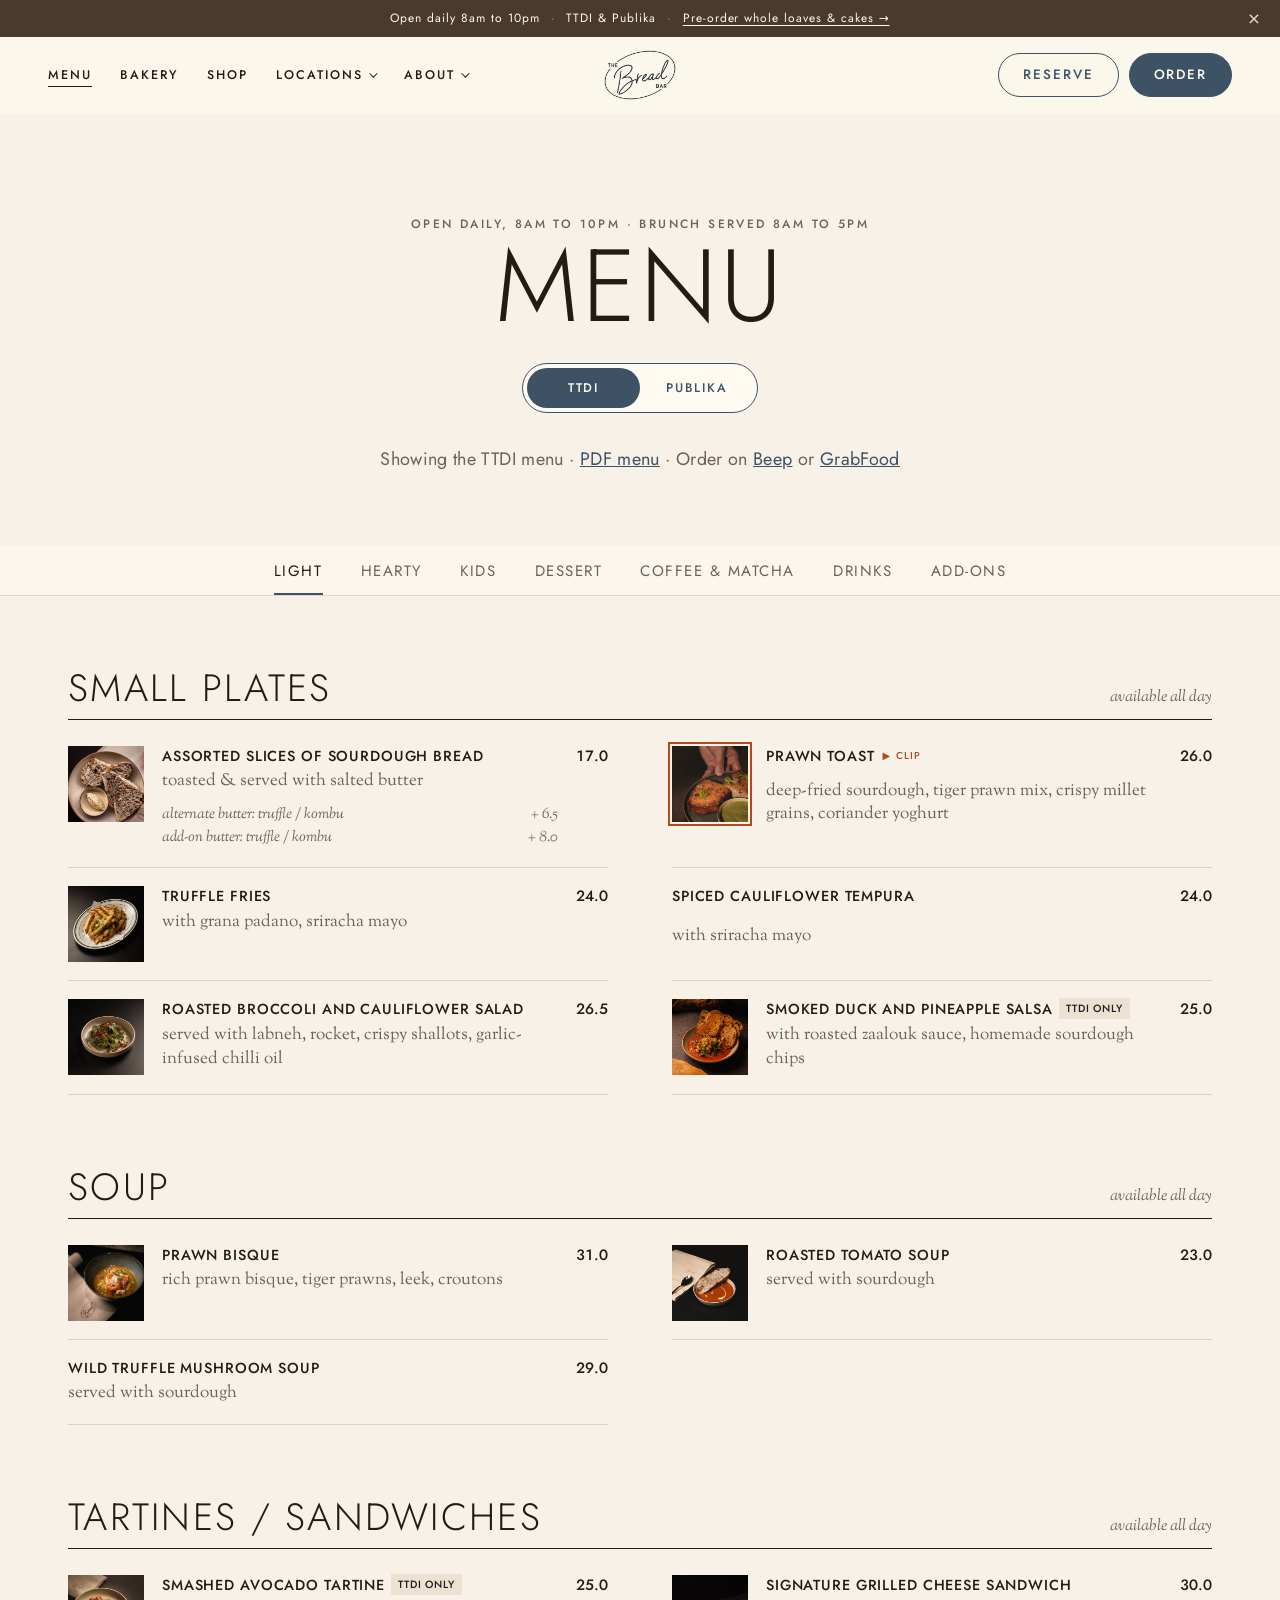
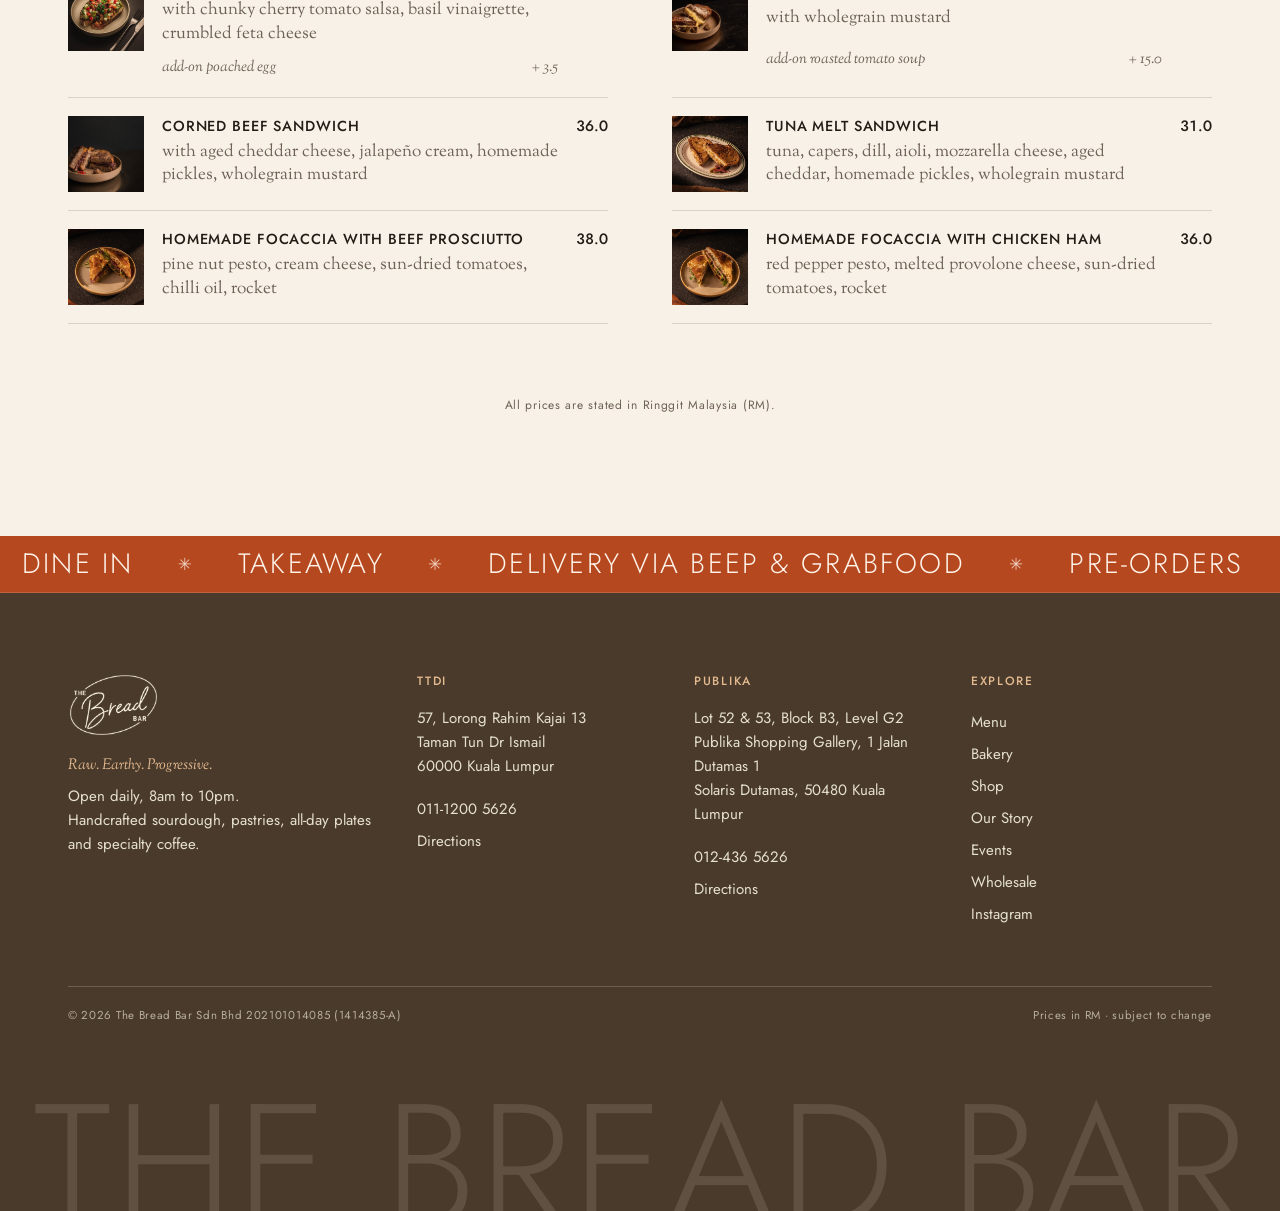
<file: menu/index.html>
<!doctype html>
<html lang="en">
<head>
<meta charset="utf-8">
<meta name="viewport" content="width=device-width, initial-scale=1">
<!-- site base: every relative link/asset resolves from here; publish-pages.ps1 writes it per target (preview = sub-folder) -->
<base href="/">
<!-- head tags per page (seo.js): baked per route by build-pages.mjs at publish, refreshed by app.js in the browser -->
<!-- seo -->
<title>Menu: Brunch, Pasta &amp; Coffee · The Bread Bar TTDI &amp; Publika</title>
<meta name="description" content="The Bread Bar menu for TTDI and Publika, KL: brunch plates on sourdough, small plates, pasta, kids' meals, desserts, coffee, matcha and drinks. Prices in RM.">
<link rel="canonical" href="https://thebreadbar.my/menu/">
<meta property="og:type" content="website">
<meta property="og:site_name" content="The Bread Bar">
<meta property="og:locale" content="en_MY">
<meta property="og:title" content="Menu: Brunch, Pasta &amp; Coffee · The Bread Bar TTDI &amp; Publika">
<meta property="og:description" content="The Bread Bar menu for TTDI and Publika, KL: brunch plates on sourdough, small plates, pasta, kids' meals, desserts, coffee, matcha and drinks. Prices in RM.">
<meta property="og:url" content="https://thebreadbar.my/menu/">
<meta property="og:image" content="https://thebreadbar.my/assets/share.jpg">
<meta property="og:image:width" content="1200">
<meta property="og:image:height" content="630">
<meta property="og:image:alt" content="Sourdough loaves from The Bread Bar, TTDI and Publika, Kuala Lumpur">
<meta name="twitter:card" content="summary_large_image">
<meta name="twitter:title" content="Menu: Brunch, Pasta &amp; Coffee · The Bread Bar TTDI &amp; Publika">
<meta name="twitter:description" content="The Bread Bar menu for TTDI and Publika, KL: brunch plates on sourdough, small plates, pasta, kids' meals, desserts, coffee, matcha and drinks. Prices in RM.">
<meta name="twitter:image" content="https://thebreadbar.my/assets/share.jpg">
<script type="application/ld+json" id="ld">{"@context":"https://schema.org","@graph":[{"@type":"Organization","@id":"https://thebreadbar.my/#organization","name":"The Bread Bar","legalName":"The Bread Bar Sdn Bhd","url":"https://thebreadbar.my/","logo":"https://thebreadbar.my/assets/logo-dark.png","image":"https://thebreadbar.my/assets/share.jpg","sameAs":["https://www.instagram.com/thebreadbarmy/","https://linktr.ee/thebreadbarmy"]},{"@type":"WebSite","@id":"https://thebreadbar.my/#website","name":"The Bread Bar","url":"https://thebreadbar.my/","inLanguage":"en-MY","publisher":{"@id":"https://thebreadbar.my/#organization"}},{"@type":"BreadcrumbList","itemListElement":[{"@type":"ListItem","position":1,"name":"Home","item":"https://thebreadbar.my/"},{"@type":"ListItem","position":2,"name":"Menu","item":"https://thebreadbar.my/menu/"}]}]}</script>
<!-- /seo -->
<link rel="icon" href="assets/logo-dark.png">
<link rel="preconnect" href="https://fonts.googleapis.com">
<link rel="preconnect" href="https://fonts.gstatic.com" crossorigin>
<link href="https://fonts.googleapis.com/css2?family=Jost:wght@300;400;500;600&family=Oswald:wght@500;600&family=Sorts+Mill+Goudy:ital@0;1&display=swap" rel="stylesheet">
<link rel="stylesheet" href="styles.css?v=6f9ad220b7">
</head>
<body>

<div class="announce" id="announce">
  <p><span data-hours="short">Open daily 8am to 10pm</span> <span class="dot">·</span> <span>TTDI &amp; Publika</span> <span class="dot">·</span> <a href="bakery/">Pre-order whole loaves &amp; cakes →</a></p>
  <button class="announce-x" aria-label="Dismiss" data-dismiss>&times;</button>
</div>

<header class="site-header" id="header">
  <div class="hdr">
    <button class="burger" aria-label="Open menu" aria-expanded="false" data-drawer-open><span></span><span></span><span></span></button>

    <nav class="nav nav-left" aria-label="Primary">
      <a href="menu/" class="nav-link" data-route="menu">Menu</a>
      <a href="bakery/" class="nav-link" data-route="bakery">Bakery</a>
      <a href="shop/" class="nav-link" data-route="shop">Shop</a>
      <div class="dd">
        <button class="nav-link dd-btn" aria-expanded="false" data-route="locations">Locations <i class="chev"></i></button>
        <div class="dd-panel dd-wide">
          <a href="locations/ttdi/" class="dd-card">
            <img src="assets/photos/sourdough-slices.jpg" alt="" loading="lazy">
            <span><b>TTDI</b><small>57, Lorong Rahim Kajai 13</small></span>
          </a>
          <a href="locations/publika/" class="dd-card">
            <img src="assets/photos/salmon-bowl.jpg" alt="" loading="lazy">
            <span><b>Publika</b><small>Level G2, Publika Shopping Gallery</small></span>
          </a>
        </div>
      </div>
      <div class="dd">
        <button class="nav-link dd-btn" aria-expanded="false" data-route="about">About <i class="chev"></i></button>
        <div class="dd-panel">
          <a href="about/">Our Story</a>
          <a href="bakery/#loaves">Our Sourdough</a>
          <a href="events/">Events &amp; Private Dining</a>
          <a href="events/wholesale/">Wholesale</a>
        </div>
      </div>
    </nav>

    <a href="./" class="logo" aria-label="The Bread Bar, home"><img src="assets/logo-dark.png" alt="The Bread Bar" width="276" height="195"></a>

    <nav class="nav nav-right" aria-label="Actions">
      <button class="btn btn-ghost btn-order btn-reserve" data-chooser="reserve">Reserve</button>
      <button class="btn btn-order" data-chooser="order">Order</button>
    </nav>
  </div>
</header>

<!-- mobile drawer -->
<div class="drawer" id="drawer" aria-hidden="true">
  <div class="drawer-scrim" data-drawer-close></div>
  <aside class="drawer-panel">
    <div class="drawer-top">
      <img src="assets/logo-dark.png" alt="The Bread Bar" class="drawer-logo" width="276" height="195">
      <button class="drawer-x" aria-label="Close menu" data-drawer-close>&times;</button>
    </div>
    <nav class="drawer-nav">
      <a href="./">Home</a>
      <a href="menu/">Menu</a>
      <a href="bakery/">Bakery</a>
      <a href="shop/">Shop</a>
      <details>
        <summary>Locations</summary>
        <a href="locations/ttdi/">TTDI</a>
        <a href="locations/publika/">Publika</a>
      </details>
      <details>
        <summary>About</summary>
        <a href="about/">Our Story</a>
        <a href="bakery/#loaves">Our Sourdough</a>
        <a href="events/">Events &amp; Private Dining</a>
        <a href="events/wholesale/">Wholesale</a>
      </details>
    </nav>
    <div class="drawer-cta">
      <button class="btn btn-ghost" data-chooser="reserve">Reserve</button>
      <button class="btn" data-chooser="order">Order delivery</button>
    </div>
    <p class="drawer-foot" data-hours="drawer">Open daily · 8am to 10pm</p>
  </aside>
</div>

<main id="app" class="page" tabindex="-1"></main>

<footer class="site-footer" id="footer"></footer>

<!-- outlet chooser (Order / Reserve) -->
<div class="modal" id="chooser" aria-hidden="true" role="dialog" aria-modal="true" aria-labelledby="chooser-title">
  <div class="modal-scrim" data-modal-close></div>
  <div class="modal-box">
    <button class="modal-x" aria-label="Close" data-modal-close>&times;</button>
    <p class="eyebrow" id="chooser-eyebrow"></p>
    <h2 id="chooser-title"></h2>
    <div class="chooser-grid" id="chooser-grid"></div>
  </div>
</div>

<!-- photo lightbox -->
<div class="lightbox" id="lightbox" aria-hidden="true" role="dialog" aria-modal="true">
  <div class="modal-scrim" data-lb-close></div>
  <figure>
    <img alt="">
    <figcaption></figcaption>
  </figure>
  <button class="modal-x lb-x" aria-label="Close" data-lb-close>&times;</button>
</div>

<script src="data.js?v=bf5c458a92"></script>
<script src="seo.js?v=b5bf9921f3"></script>
<script src="app.js?v=f83d44c9da"></script>
</body>
</html>
</file>
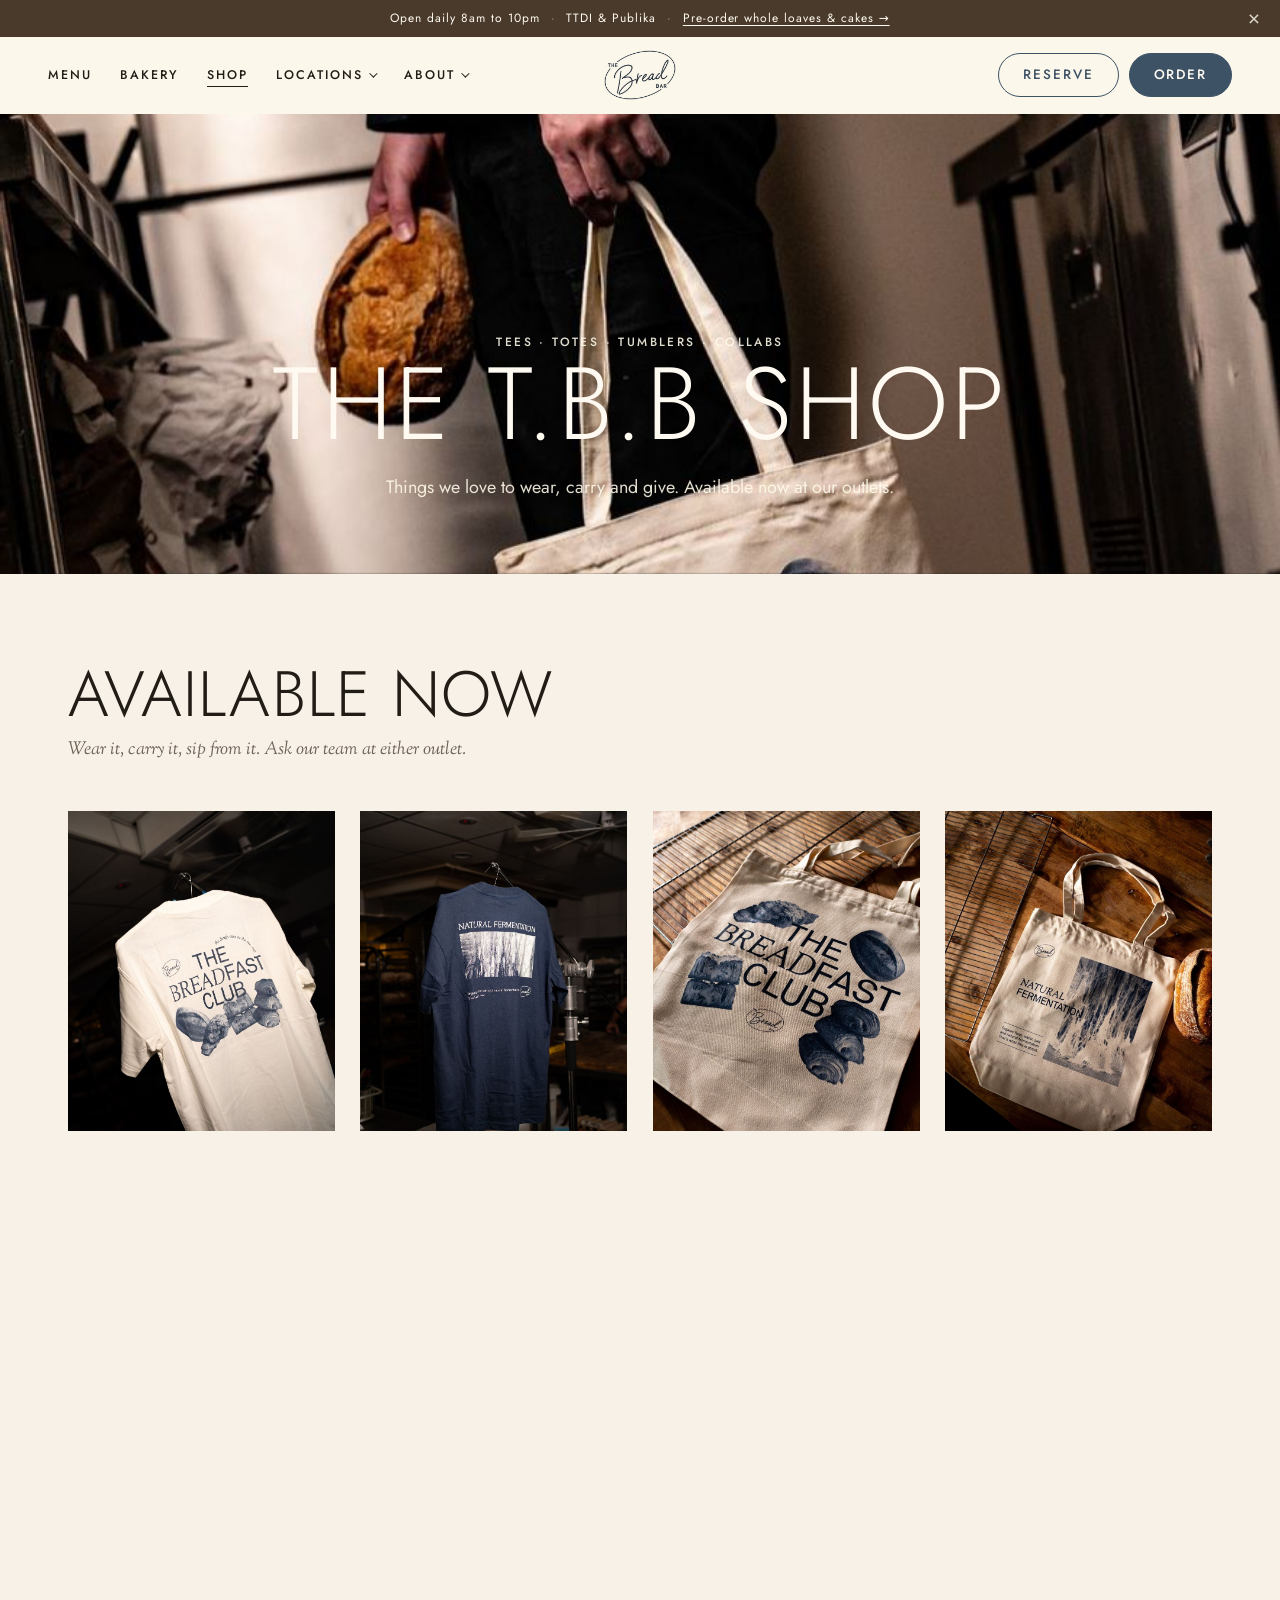
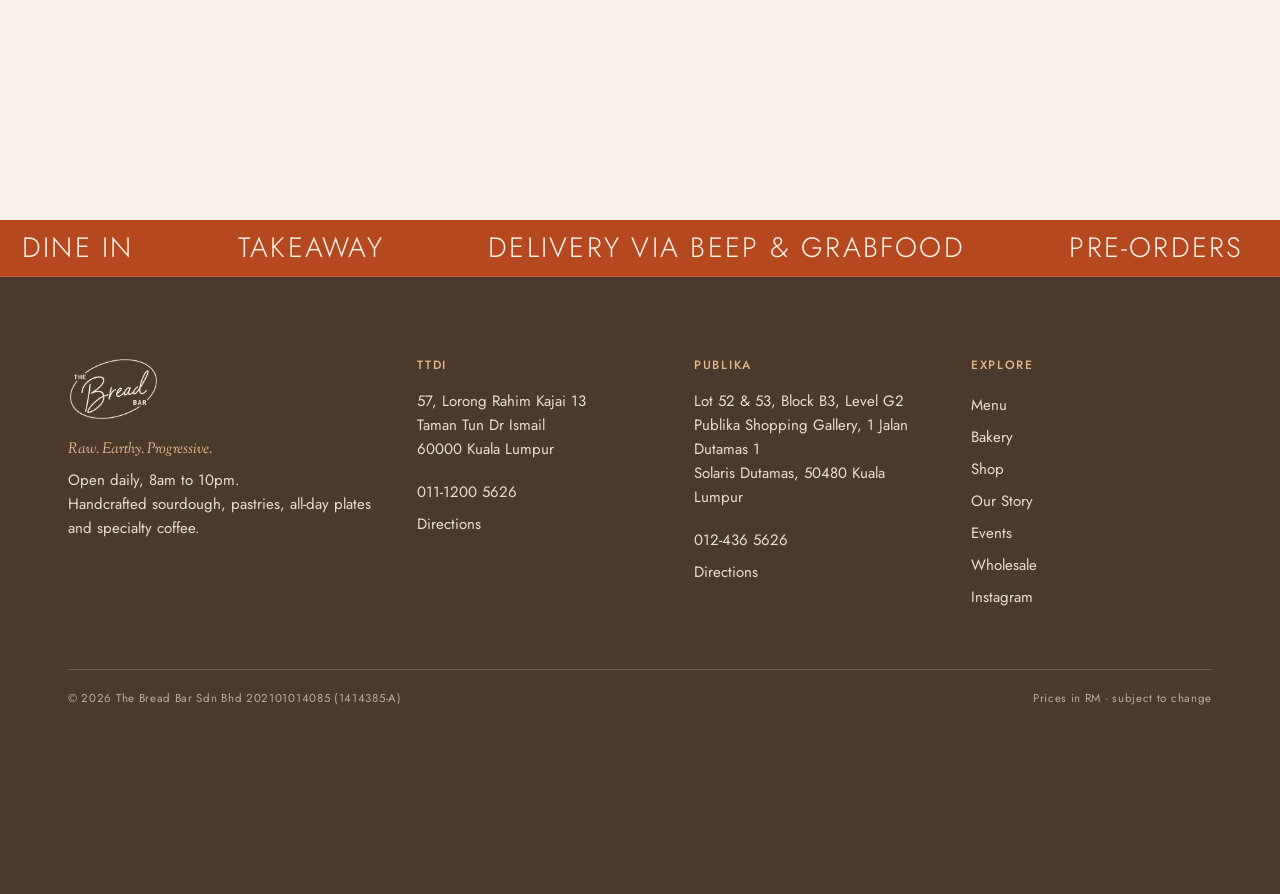
<file: shop/index.html>
<!doctype html>
<html lang="en">
<head>
<meta charset="utf-8">
<meta name="viewport" content="width=device-width, initial-scale=1">
<!-- site base: every relative link/asset resolves from here; publish-pages.ps1 writes it per target (preview = sub-folder) -->
<base href="/">
<!-- head tags per page (seo.js): baked per route by build-pages.mjs at publish, refreshed by app.js in the browser -->
<!-- seo -->
<title>The T.B.B Shop: Tees, Totes &amp; Tumblers · The Bread Bar</title>
<meta name="description" content="The Breadfast Club and Natural Fermentation tees and totes, a T.B.B coffee tumbler, house blend beans and the TBB x Lilin &amp; Co candle, at our KL outlets.">
<link rel="canonical" href="https://thebreadbar.my/shop/">
<meta property="og:type" content="website">
<meta property="og:site_name" content="The Bread Bar">
<meta property="og:locale" content="en_MY">
<meta property="og:title" content="The T.B.B Shop: Tees, Totes &amp; Tumblers · The Bread Bar">
<meta property="og:description" content="The Breadfast Club and Natural Fermentation tees and totes, a T.B.B coffee tumbler, house blend beans and the TBB x Lilin &amp; Co candle, at our KL outlets.">
<meta property="og:url" content="https://thebreadbar.my/shop/">
<meta property="og:image" content="https://thebreadbar.my/assets/share.jpg">
<meta property="og:image:width" content="1200">
<meta property="og:image:height" content="630">
<meta property="og:image:alt" content="Sourdough loaves from The Bread Bar, TTDI and Publika, Kuala Lumpur">
<meta name="twitter:card" content="summary_large_image">
<meta name="twitter:title" content="The T.B.B Shop: Tees, Totes &amp; Tumblers · The Bread Bar">
<meta name="twitter:description" content="The Breadfast Club and Natural Fermentation tees and totes, a T.B.B coffee tumbler, house blend beans and the TBB x Lilin &amp; Co candle, at our KL outlets.">
<meta name="twitter:image" content="https://thebreadbar.my/assets/share.jpg">
<script type="application/ld+json" id="ld">{"@context":"https://schema.org","@graph":[{"@type":"Organization","@id":"https://thebreadbar.my/#organization","name":"The Bread Bar","legalName":"The Bread Bar Sdn Bhd","url":"https://thebreadbar.my/","logo":"https://thebreadbar.my/assets/logo-dark.png","image":"https://thebreadbar.my/assets/share.jpg","sameAs":["https://www.instagram.com/thebreadbarmy/","https://linktr.ee/thebreadbarmy"]},{"@type":"WebSite","@id":"https://thebreadbar.my/#website","name":"The Bread Bar","url":"https://thebreadbar.my/","inLanguage":"en-MY","publisher":{"@id":"https://thebreadbar.my/#organization"}},{"@type":"BreadcrumbList","itemListElement":[{"@type":"ListItem","position":1,"name":"Home","item":"https://thebreadbar.my/"},{"@type":"ListItem","position":2,"name":"Shop","item":"https://thebreadbar.my/shop/"}]}]}</script>
<!-- /seo -->
<link rel="icon" href="assets/logo-dark.png">
<link rel="preconnect" href="https://fonts.googleapis.com">
<link rel="preconnect" href="https://fonts.gstatic.com" crossorigin>
<link href="https://fonts.googleapis.com/css2?family=Jost:wght@300;400;500;600&family=Oswald:wght@500;600&family=Sorts+Mill+Goudy:ital@0;1&display=swap" rel="stylesheet">
<link rel="stylesheet" href="styles.css?v=6f9ad220b7">
</head>
<body>

<div class="announce" id="announce">
  <p><span data-hours="short">Open daily 8am to 10pm</span> <span class="dot">·</span> <span>TTDI &amp; Publika</span> <span class="dot">·</span> <a href="bakery/">Pre-order whole loaves &amp; cakes →</a></p>
  <button class="announce-x" aria-label="Dismiss" data-dismiss>&times;</button>
</div>

<header class="site-header" id="header">
  <div class="hdr">
    <button class="burger" aria-label="Open menu" aria-expanded="false" data-drawer-open><span></span><span></span><span></span></button>

    <nav class="nav nav-left" aria-label="Primary">
      <a href="menu/" class="nav-link" data-route="menu">Menu</a>
      <a href="bakery/" class="nav-link" data-route="bakery">Bakery</a>
      <a href="shop/" class="nav-link" data-route="shop">Shop</a>
      <div class="dd">
        <button class="nav-link dd-btn" aria-expanded="false" data-route="locations">Locations <i class="chev"></i></button>
        <div class="dd-panel dd-wide">
          <a href="locations/ttdi/" class="dd-card">
            <img src="assets/photos/sourdough-slices.jpg" alt="" loading="lazy">
            <span><b>TTDI</b><small>57, Lorong Rahim Kajai 13</small></span>
          </a>
          <a href="locations/publika/" class="dd-card">
            <img src="assets/photos/salmon-bowl.jpg" alt="" loading="lazy">
            <span><b>Publika</b><small>Level G2, Publika Shopping Gallery</small></span>
          </a>
        </div>
      </div>
      <div class="dd">
        <button class="nav-link dd-btn" aria-expanded="false" data-route="about">About <i class="chev"></i></button>
        <div class="dd-panel">
          <a href="about/">Our Story</a>
          <a href="bakery/#loaves">Our Sourdough</a>
          <a href="events/">Events &amp; Private Dining</a>
          <a href="events/wholesale/">Wholesale</a>
        </div>
      </div>
    </nav>

    <a href="./" class="logo" aria-label="The Bread Bar, home"><img src="assets/logo-dark.png" alt="The Bread Bar" width="276" height="195"></a>

    <nav class="nav nav-right" aria-label="Actions">
      <button class="btn btn-ghost btn-order btn-reserve" data-chooser="reserve">Reserve</button>
      <button class="btn btn-order" data-chooser="order">Order</button>
    </nav>
  </div>
</header>

<!-- mobile drawer -->
<div class="drawer" id="drawer" aria-hidden="true">
  <div class="drawer-scrim" data-drawer-close></div>
  <aside class="drawer-panel">
    <div class="drawer-top">
      <img src="assets/logo-dark.png" alt="The Bread Bar" class="drawer-logo" width="276" height="195">
      <button class="drawer-x" aria-label="Close menu" data-drawer-close>&times;</button>
    </div>
    <nav class="drawer-nav">
      <a href="./">Home</a>
      <a href="menu/">Menu</a>
      <a href="bakery/">Bakery</a>
      <a href="shop/">Shop</a>
      <details>
        <summary>Locations</summary>
        <a href="locations/ttdi/">TTDI</a>
        <a href="locations/publika/">Publika</a>
      </details>
      <details>
        <summary>About</summary>
        <a href="about/">Our Story</a>
        <a href="bakery/#loaves">Our Sourdough</a>
        <a href="events/">Events &amp; Private Dining</a>
        <a href="events/wholesale/">Wholesale</a>
      </details>
    </nav>
    <div class="drawer-cta">
      <button class="btn btn-ghost" data-chooser="reserve">Reserve</button>
      <button class="btn" data-chooser="order">Order delivery</button>
    </div>
    <p class="drawer-foot" data-hours="drawer">Open daily · 8am to 10pm</p>
  </aside>
</div>

<main id="app" class="page" tabindex="-1"></main>

<footer class="site-footer" id="footer"></footer>

<!-- outlet chooser (Order / Reserve) -->
<div class="modal" id="chooser" aria-hidden="true" role="dialog" aria-modal="true" aria-labelledby="chooser-title">
  <div class="modal-scrim" data-modal-close></div>
  <div class="modal-box">
    <button class="modal-x" aria-label="Close" data-modal-close>&times;</button>
    <p class="eyebrow" id="chooser-eyebrow"></p>
    <h2 id="chooser-title"></h2>
    <div class="chooser-grid" id="chooser-grid"></div>
  </div>
</div>

<!-- photo lightbox -->
<div class="lightbox" id="lightbox" aria-hidden="true" role="dialog" aria-modal="true">
  <div class="modal-scrim" data-lb-close></div>
  <figure>
    <img alt="">
    <figcaption></figcaption>
  </figure>
  <button class="modal-x lb-x" aria-label="Close" data-lb-close>&times;</button>
</div>

<script src="data.js?v=bf5c458a92"></script>
<script src="seo.js?v=b5bf9921f3"></script>
<script src="app.js?v=f83d44c9da"></script>
</body>
</html>
</file>
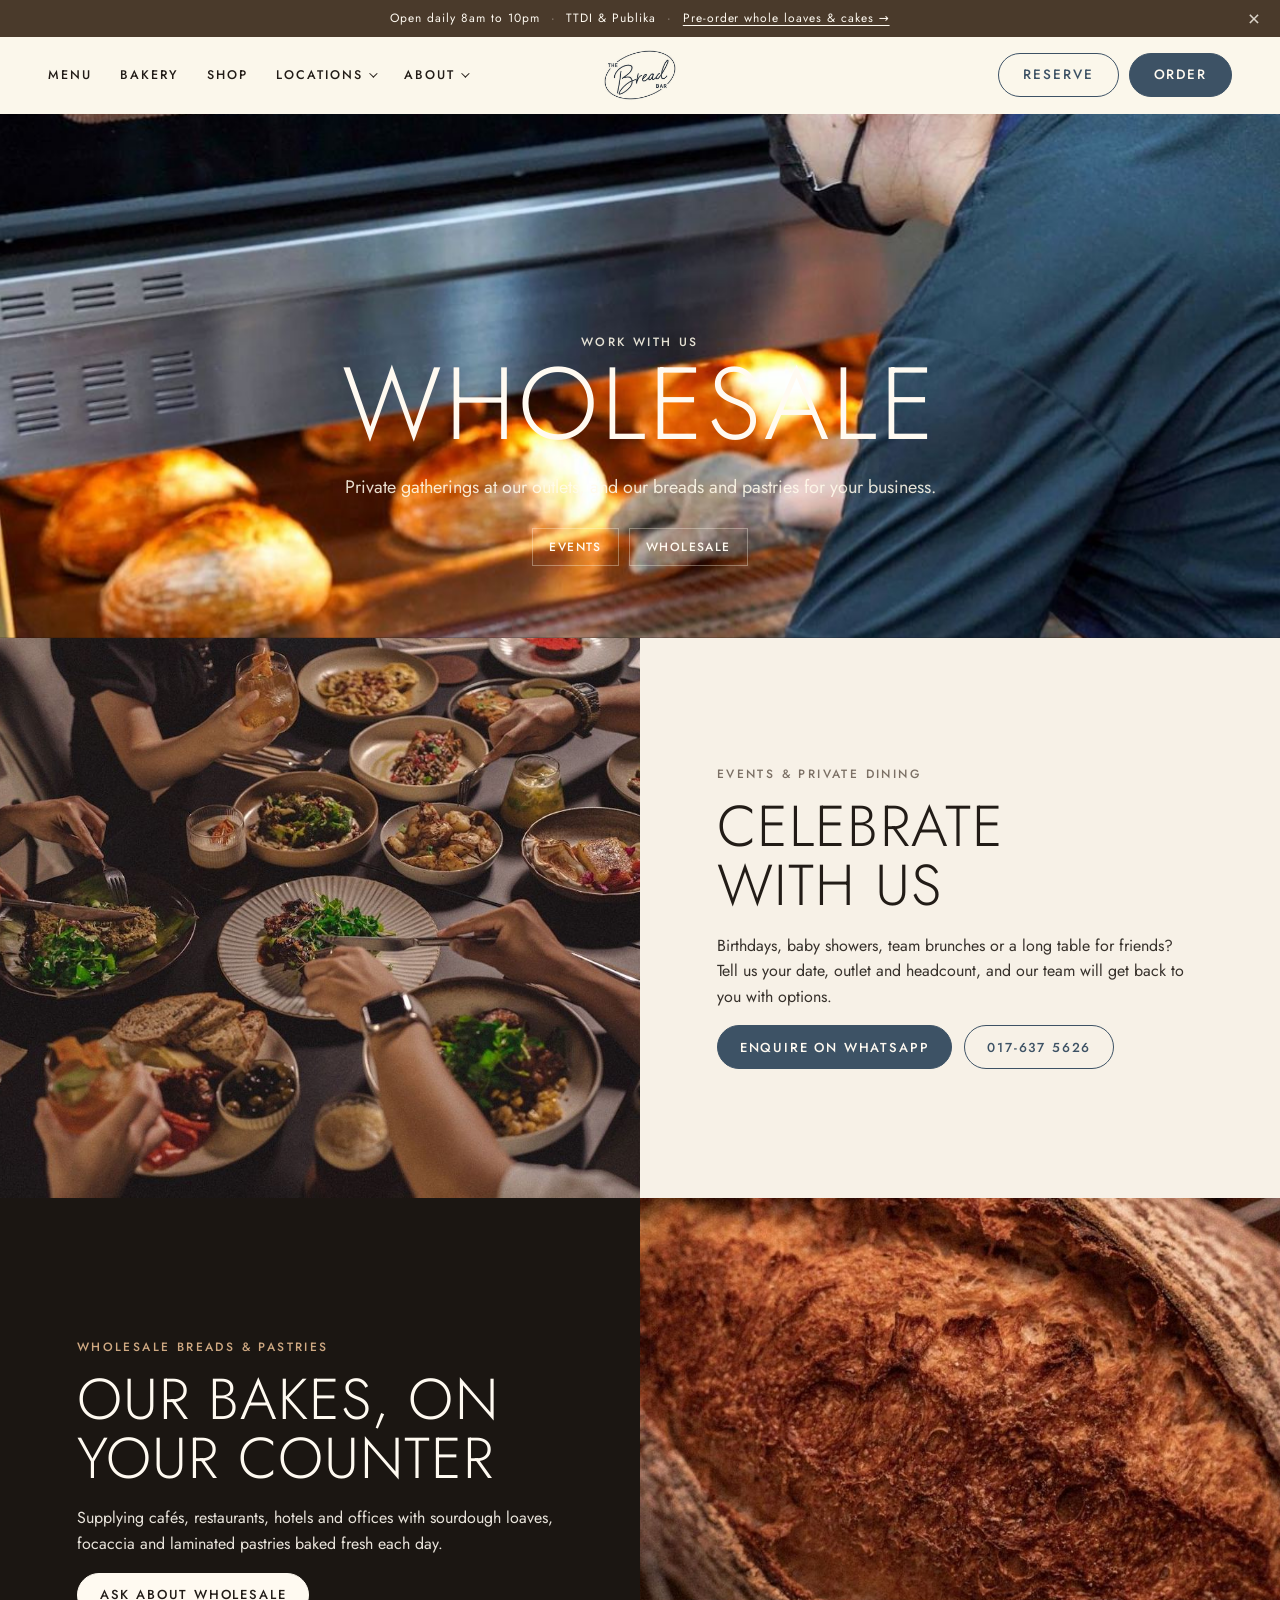
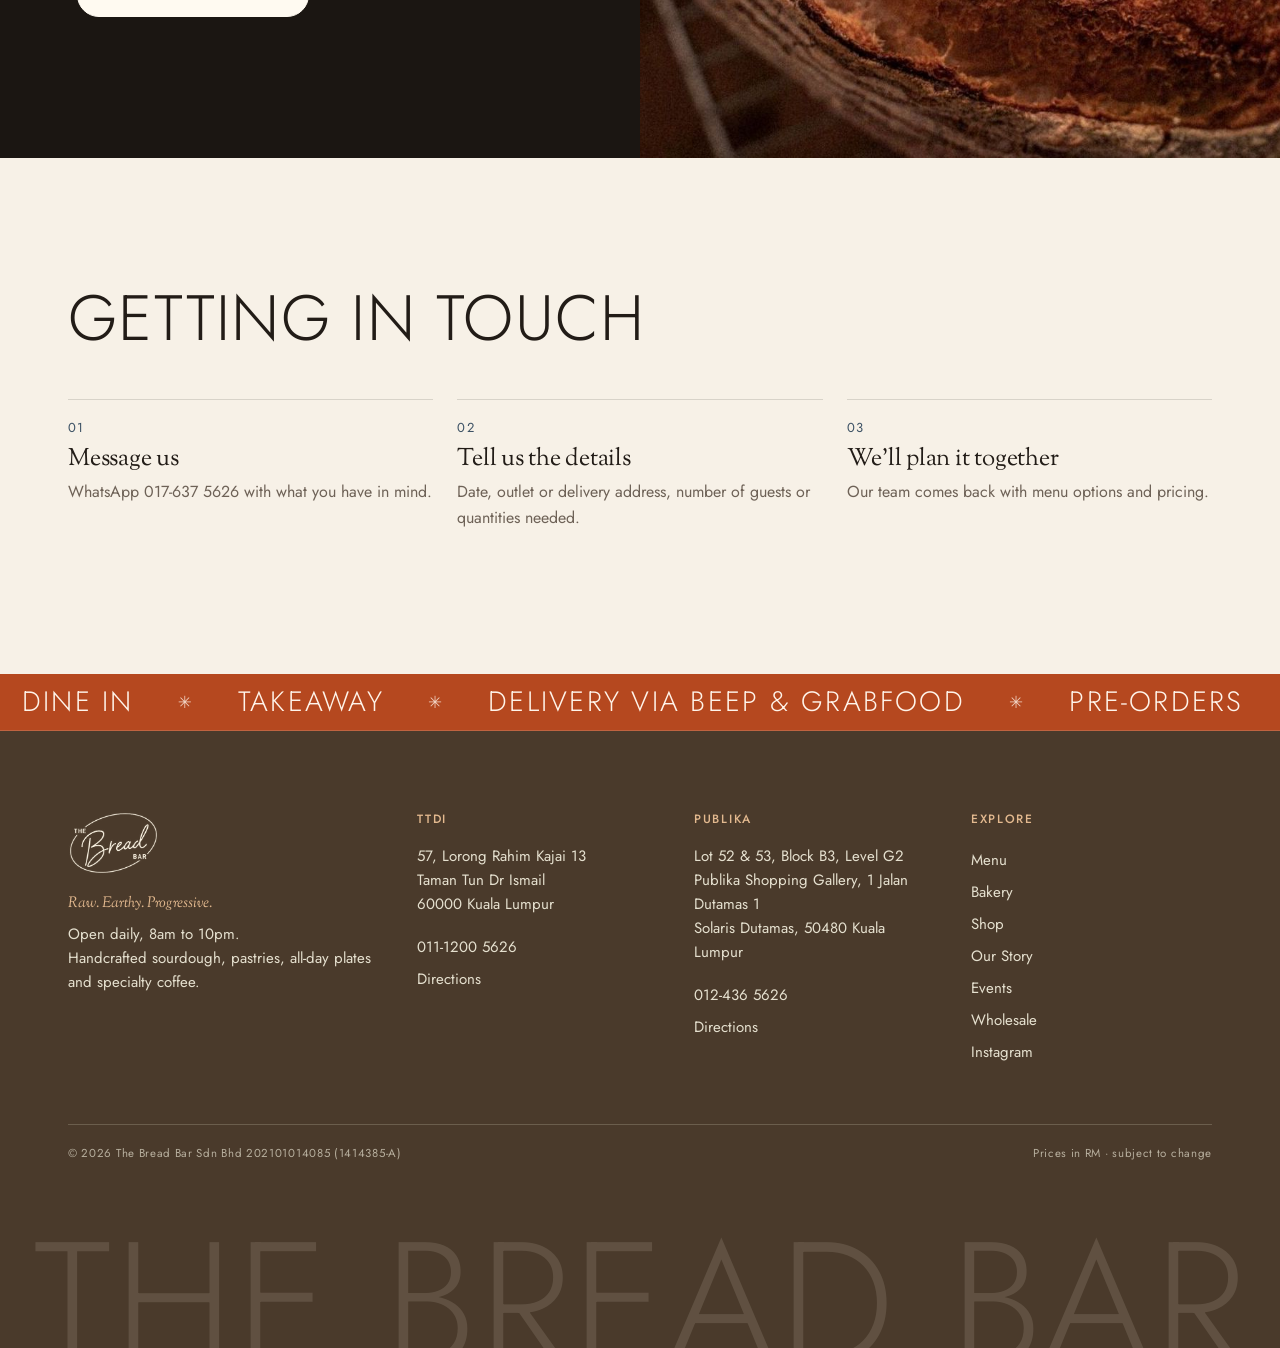
<file: events/wholesale/index.html>
<!doctype html>
<html lang="en">
<head>
<meta charset="utf-8">
<meta name="viewport" content="width=device-width, initial-scale=1">
<!-- site base: every relative link/asset resolves from here; publish-pages.ps1 writes it per target (preview = sub-folder) -->
<base href="/">
<!-- head tags per page (seo.js): baked per route by build-pages.mjs at publish, refreshed by app.js in the browser -->
<!-- seo -->
<title>Wholesale Sourdough &amp; Pastries · The Bread Bar KL</title>
<meta name="description" content="Sourdough loaves, focaccia and laminated pastries from The Bread Bar, baked fresh each day for cafés, restaurants, hotels and offices in Kuala Lumpur.">
<link rel="canonical" href="https://thebreadbar.my/events/wholesale/">
<meta property="og:type" content="website">
<meta property="og:site_name" content="The Bread Bar">
<meta property="og:locale" content="en_MY">
<meta property="og:title" content="Wholesale Sourdough &amp; Pastries · The Bread Bar KL">
<meta property="og:description" content="Sourdough loaves, focaccia and laminated pastries from The Bread Bar, baked fresh each day for cafés, restaurants, hotels and offices in Kuala Lumpur.">
<meta property="og:url" content="https://thebreadbar.my/events/wholesale/">
<meta property="og:image" content="https://thebreadbar.my/assets/share.jpg">
<meta property="og:image:width" content="1200">
<meta property="og:image:height" content="630">
<meta property="og:image:alt" content="Sourdough loaves from The Bread Bar, TTDI and Publika, Kuala Lumpur">
<meta name="twitter:card" content="summary_large_image">
<meta name="twitter:title" content="Wholesale Sourdough &amp; Pastries · The Bread Bar KL">
<meta name="twitter:description" content="Sourdough loaves, focaccia and laminated pastries from The Bread Bar, baked fresh each day for cafés, restaurants, hotels and offices in Kuala Lumpur.">
<meta name="twitter:image" content="https://thebreadbar.my/assets/share.jpg">
<script type="application/ld+json" id="ld">{"@context":"https://schema.org","@graph":[{"@type":"Organization","@id":"https://thebreadbar.my/#organization","name":"The Bread Bar","legalName":"The Bread Bar Sdn Bhd","url":"https://thebreadbar.my/","logo":"https://thebreadbar.my/assets/logo-dark.png","image":"https://thebreadbar.my/assets/share.jpg","sameAs":["https://www.instagram.com/thebreadbarmy/","https://linktr.ee/thebreadbarmy"]},{"@type":"WebSite","@id":"https://thebreadbar.my/#website","name":"The Bread Bar","url":"https://thebreadbar.my/","inLanguage":"en-MY","publisher":{"@id":"https://thebreadbar.my/#organization"}},{"@type":"BreadcrumbList","itemListElement":[{"@type":"ListItem","position":1,"name":"Home","item":"https://thebreadbar.my/"},{"@type":"ListItem","position":2,"name":"Events","item":"https://thebreadbar.my/events/"},{"@type":"ListItem","position":3,"name":"Wholesale","item":"https://thebreadbar.my/events/wholesale/"}]}]}</script>
<!-- /seo -->
<link rel="icon" href="assets/logo-dark.png">
<link rel="preconnect" href="https://fonts.googleapis.com">
<link rel="preconnect" href="https://fonts.gstatic.com" crossorigin>
<link href="https://fonts.googleapis.com/css2?family=Jost:wght@300;400;500;600&family=Oswald:wght@500;600&family=Sorts+Mill+Goudy:ital@0;1&display=swap" rel="stylesheet">
<link rel="stylesheet" href="styles.css?v=6f9ad220b7">
</head>
<body>

<div class="announce" id="announce">
  <p><span data-hours="short">Open daily 8am to 10pm</span> <span class="dot">·</span> <span>TTDI &amp; Publika</span> <span class="dot">·</span> <a href="bakery/">Pre-order whole loaves &amp; cakes →</a></p>
  <button class="announce-x" aria-label="Dismiss" data-dismiss>&times;</button>
</div>

<header class="site-header" id="header">
  <div class="hdr">
    <button class="burger" aria-label="Open menu" aria-expanded="false" data-drawer-open><span></span><span></span><span></span></button>

    <nav class="nav nav-left" aria-label="Primary">
      <a href="menu/" class="nav-link" data-route="menu">Menu</a>
      <a href="bakery/" class="nav-link" data-route="bakery">Bakery</a>
      <a href="shop/" class="nav-link" data-route="shop">Shop</a>
      <div class="dd">
        <button class="nav-link dd-btn" aria-expanded="false" data-route="locations">Locations <i class="chev"></i></button>
        <div class="dd-panel dd-wide">
          <a href="locations/ttdi/" class="dd-card">
            <img src="assets/photos/sourdough-slices.jpg" alt="" loading="lazy">
            <span><b>TTDI</b><small>57, Lorong Rahim Kajai 13</small></span>
          </a>
          <a href="locations/publika/" class="dd-card">
            <img src="assets/photos/salmon-bowl.jpg" alt="" loading="lazy">
            <span><b>Publika</b><small>Level G2, Publika Shopping Gallery</small></span>
          </a>
        </div>
      </div>
      <div class="dd">
        <button class="nav-link dd-btn" aria-expanded="false" data-route="about">About <i class="chev"></i></button>
        <div class="dd-panel">
          <a href="about/">Our Story</a>
          <a href="bakery/#loaves">Our Sourdough</a>
          <a href="events/">Events &amp; Private Dining</a>
          <a href="events/wholesale/">Wholesale</a>
        </div>
      </div>
    </nav>

    <a href="./" class="logo" aria-label="The Bread Bar, home"><img src="assets/logo-dark.png" alt="The Bread Bar" width="276" height="195"></a>

    <nav class="nav nav-right" aria-label="Actions">
      <button class="btn btn-ghost btn-order btn-reserve" data-chooser="reserve">Reserve</button>
      <button class="btn btn-order" data-chooser="order">Order</button>
    </nav>
  </div>
</header>

<!-- mobile drawer -->
<div class="drawer" id="drawer" aria-hidden="true">
  <div class="drawer-scrim" data-drawer-close></div>
  <aside class="drawer-panel">
    <div class="drawer-top">
      <img src="assets/logo-dark.png" alt="The Bread Bar" class="drawer-logo" width="276" height="195">
      <button class="drawer-x" aria-label="Close menu" data-drawer-close>&times;</button>
    </div>
    <nav class="drawer-nav">
      <a href="./">Home</a>
      <a href="menu/">Menu</a>
      <a href="bakery/">Bakery</a>
      <a href="shop/">Shop</a>
      <details>
        <summary>Locations</summary>
        <a href="locations/ttdi/">TTDI</a>
        <a href="locations/publika/">Publika</a>
      </details>
      <details>
        <summary>About</summary>
        <a href="about/">Our Story</a>
        <a href="bakery/#loaves">Our Sourdough</a>
        <a href="events/">Events &amp; Private Dining</a>
        <a href="events/wholesale/">Wholesale</a>
      </details>
    </nav>
    <div class="drawer-cta">
      <button class="btn btn-ghost" data-chooser="reserve">Reserve</button>
      <button class="btn" data-chooser="order">Order delivery</button>
    </div>
    <p class="drawer-foot" data-hours="drawer">Open daily · 8am to 10pm</p>
  </aside>
</div>

<main id="app" class="page" tabindex="-1"></main>

<footer class="site-footer" id="footer"></footer>

<!-- outlet chooser (Order / Reserve) -->
<div class="modal" id="chooser" aria-hidden="true" role="dialog" aria-modal="true" aria-labelledby="chooser-title">
  <div class="modal-scrim" data-modal-close></div>
  <div class="modal-box">
    <button class="modal-x" aria-label="Close" data-modal-close>&times;</button>
    <p class="eyebrow" id="chooser-eyebrow"></p>
    <h2 id="chooser-title"></h2>
    <div class="chooser-grid" id="chooser-grid"></div>
  </div>
</div>

<!-- photo lightbox -->
<div class="lightbox" id="lightbox" aria-hidden="true" role="dialog" aria-modal="true">
  <div class="modal-scrim" data-lb-close></div>
  <figure>
    <img alt="">
    <figcaption></figcaption>
  </figure>
  <button class="modal-x lb-x" aria-label="Close" data-lb-close>&times;</button>
</div>

<script src="data.js?v=bf5c458a92"></script>
<script src="seo.js?v=b5bf9921f3"></script>
<script src="app.js?v=f83d44c9da"></script>
</body>
</html>
</file>
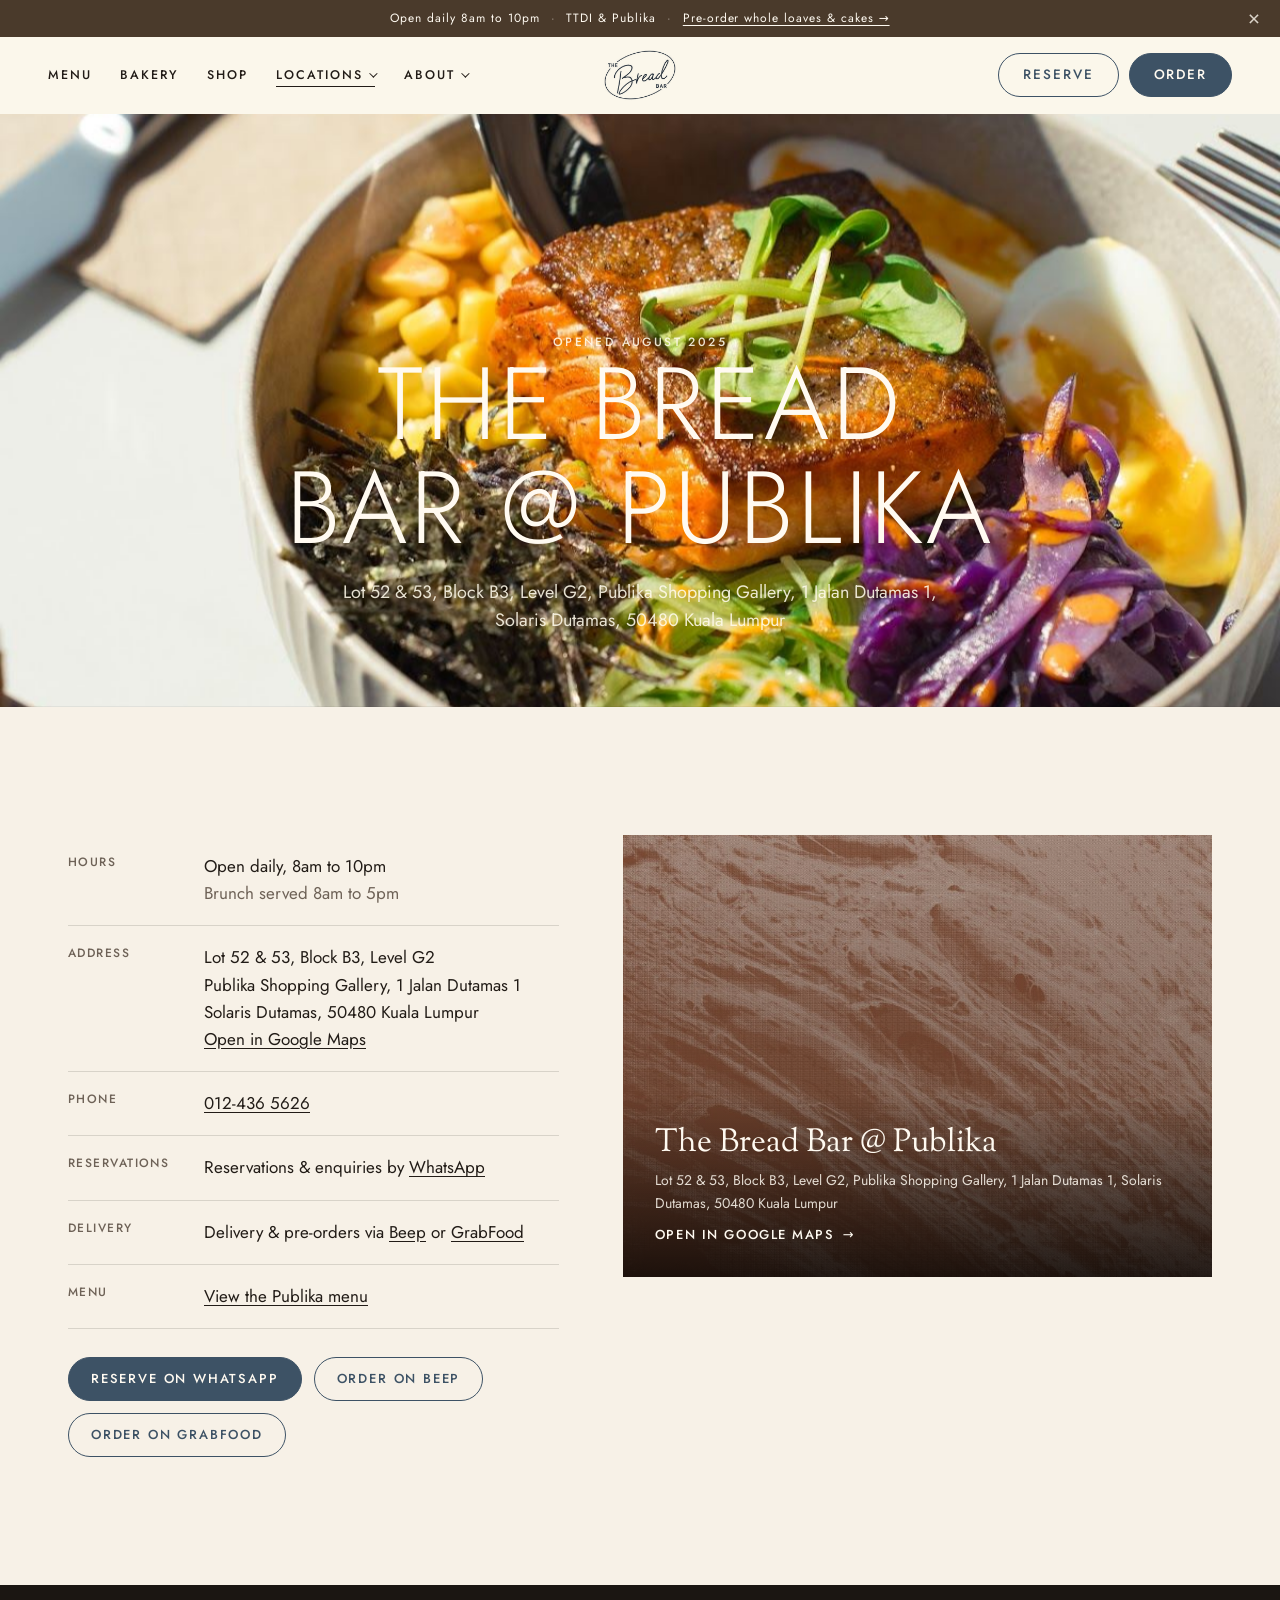
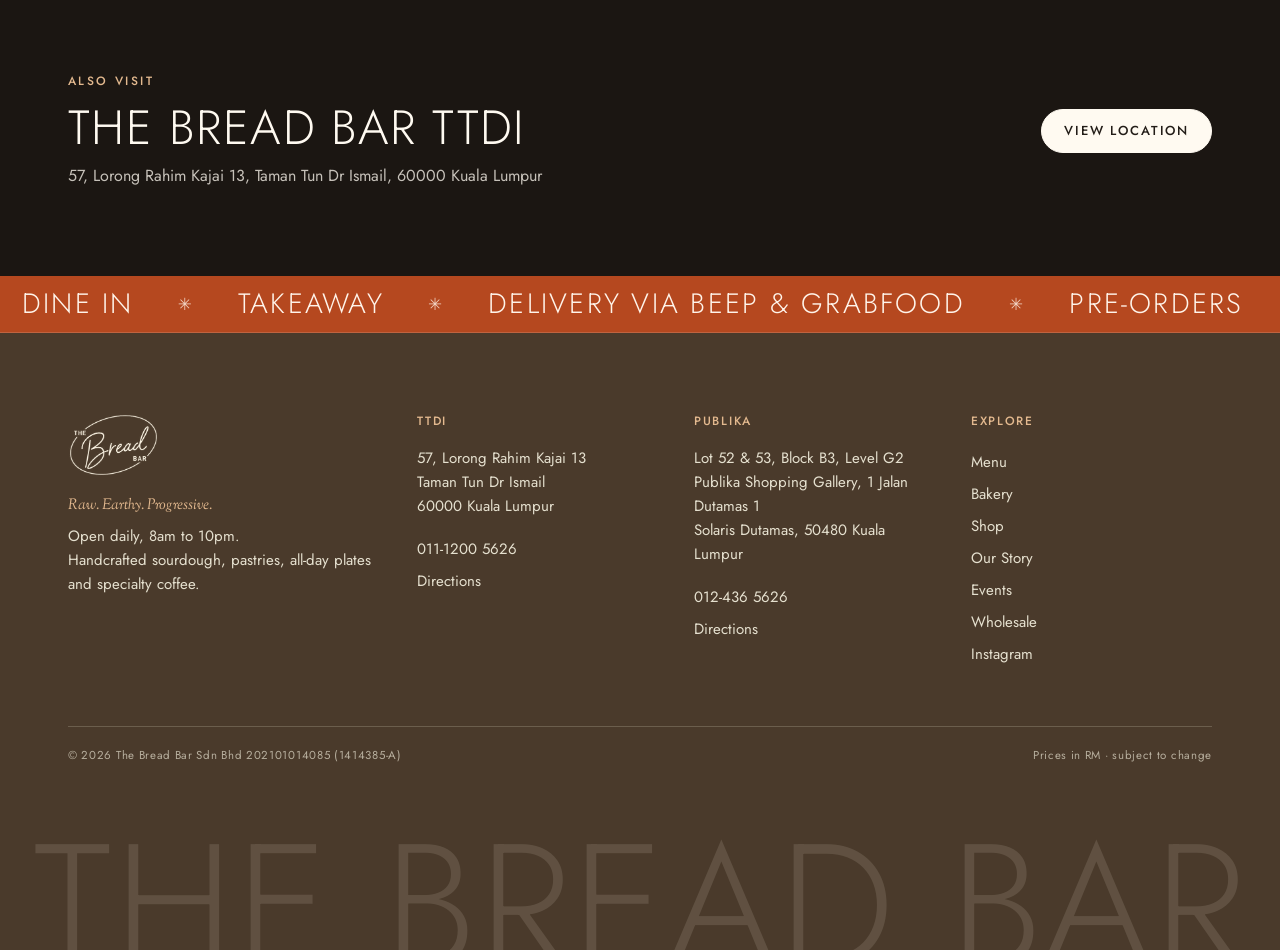
<file: locations/publika/index.html>
<!doctype html>
<html lang="en">
<head>
<meta charset="utf-8">
<meta name="viewport" content="width=device-width, initial-scale=1">
<!-- site base: every relative link/asset resolves from here; publish-pages.ps1 writes it per target (preview = sub-folder) -->
<base href="/">
<!-- head tags per page (seo.js): baked per route by build-pages.mjs at publish, refreshed by app.js in the browser -->
<!-- seo -->
<title>The Bread Bar @ Publika · Sourdough Bakery &amp; Café, Solaris Dutamas</title>
<meta name="description" content="The Bread Bar @ Publika, Level G2, Publika Shopping Gallery, Solaris Dutamas, Kuala Lumpur. Open daily, 8am to 10pm. Brunch, sourdough and coffee.">
<link rel="canonical" href="https://thebreadbar.my/locations/publika/">
<meta property="og:type" content="website">
<meta property="og:site_name" content="The Bread Bar">
<meta property="og:locale" content="en_MY">
<meta property="og:title" content="The Bread Bar @ Publika · Sourdough Bakery &amp; Café, Solaris Dutamas">
<meta property="og:description" content="The Bread Bar @ Publika, Level G2, Publika Shopping Gallery, Solaris Dutamas, Kuala Lumpur. Open daily, 8am to 10pm. Brunch, sourdough and coffee.">
<meta property="og:url" content="https://thebreadbar.my/locations/publika/">
<meta property="og:image" content="https://thebreadbar.my/assets/share.jpg">
<meta property="og:image:width" content="1200">
<meta property="og:image:height" content="630">
<meta property="og:image:alt" content="Sourdough loaves from The Bread Bar, TTDI and Publika, Kuala Lumpur">
<meta name="twitter:card" content="summary_large_image">
<meta name="twitter:title" content="The Bread Bar @ Publika · Sourdough Bakery &amp; Café, Solaris Dutamas">
<meta name="twitter:description" content="The Bread Bar @ Publika, Level G2, Publika Shopping Gallery, Solaris Dutamas, Kuala Lumpur. Open daily, 8am to 10pm. Brunch, sourdough and coffee.">
<meta name="twitter:image" content="https://thebreadbar.my/assets/share.jpg">
<script type="application/ld+json" id="ld">{"@context":"https://schema.org","@graph":[{"@type":"Organization","@id":"https://thebreadbar.my/#organization","name":"The Bread Bar","legalName":"The Bread Bar Sdn Bhd","url":"https://thebreadbar.my/","logo":"https://thebreadbar.my/assets/logo-dark.png","image":"https://thebreadbar.my/assets/share.jpg","sameAs":["https://www.instagram.com/thebreadbarmy/","https://linktr.ee/thebreadbarmy"]},{"@type":"WebSite","@id":"https://thebreadbar.my/#website","name":"The Bread Bar","url":"https://thebreadbar.my/","inLanguage":"en-MY","publisher":{"@id":"https://thebreadbar.my/#organization"}},{"@type":["Bakery","CafeOrCoffeeShop"],"@id":"https://thebreadbar.my/locations/publika/#place","name":"The Bread Bar @ Publika","url":"https://thebreadbar.my/locations/publika/","image":["https://thebreadbar.my/assets/photos/salmon-bowl.jpg"],"telephone":"+60124365626","address":{"@type":"PostalAddress","streetAddress":"Lot 52 & 53, Block B3, Level G2, Publika Shopping Gallery, 1 Jalan Dutamas 1, Solaris Dutamas","postalCode":"50480","addressLocality":"Kuala Lumpur","addressRegion":"Kuala Lumpur","addressCountry":"MY"},"openingHoursSpecification":[{"@type":"OpeningHoursSpecification","dayOfWeek":["Monday","Tuesday","Wednesday","Thursday","Friday","Saturday","Sunday"],"opens":"08:00","closes":"22:00"}],"servesCuisine":["Bakery","Brunch","Coffee"],"menu":"https://thebreadbar.my/menu/","acceptsReservations":true,"hasMap":"https://share.google/i3GjOkWs9iEn0jMtE","parentOrganization":{"@id":"https://thebreadbar.my/#organization"},"priceRange":"RM 8.50-78"},{"@type":"BreadcrumbList","itemListElement":[{"@type":"ListItem","position":1,"name":"Home","item":"https://thebreadbar.my/"},{"@type":"ListItem","position":2,"name":"Locations","item":"https://thebreadbar.my/locations/"},{"@type":"ListItem","position":3,"name":"Publika","item":"https://thebreadbar.my/locations/publika/"}]}]}</script>
<!-- /seo -->
<link rel="icon" href="assets/logo-dark.png">
<link rel="preconnect" href="https://fonts.googleapis.com">
<link rel="preconnect" href="https://fonts.gstatic.com" crossorigin>
<link href="https://fonts.googleapis.com/css2?family=Jost:wght@300;400;500;600&family=Oswald:wght@500;600&family=Sorts+Mill+Goudy:ital@0;1&display=swap" rel="stylesheet">
<link rel="stylesheet" href="styles.css?v=6f9ad220b7">
</head>
<body>

<div class="announce" id="announce">
  <p><span data-hours="short">Open daily 8am to 10pm</span> <span class="dot">·</span> <span>TTDI &amp; Publika</span> <span class="dot">·</span> <a href="bakery/">Pre-order whole loaves &amp; cakes →</a></p>
  <button class="announce-x" aria-label="Dismiss" data-dismiss>&times;</button>
</div>

<header class="site-header" id="header">
  <div class="hdr">
    <button class="burger" aria-label="Open menu" aria-expanded="false" data-drawer-open><span></span><span></span><span></span></button>

    <nav class="nav nav-left" aria-label="Primary">
      <a href="menu/" class="nav-link" data-route="menu">Menu</a>
      <a href="bakery/" class="nav-link" data-route="bakery">Bakery</a>
      <a href="shop/" class="nav-link" data-route="shop">Shop</a>
      <div class="dd">
        <button class="nav-link dd-btn" aria-expanded="false" data-route="locations">Locations <i class="chev"></i></button>
        <div class="dd-panel dd-wide">
          <a href="locations/ttdi/" class="dd-card">
            <img src="assets/photos/sourdough-slices.jpg" alt="" loading="lazy">
            <span><b>TTDI</b><small>57, Lorong Rahim Kajai 13</small></span>
          </a>
          <a href="locations/publika/" class="dd-card">
            <img src="assets/photos/salmon-bowl.jpg" alt="" loading="lazy">
            <span><b>Publika</b><small>Level G2, Publika Shopping Gallery</small></span>
          </a>
        </div>
      </div>
      <div class="dd">
        <button class="nav-link dd-btn" aria-expanded="false" data-route="about">About <i class="chev"></i></button>
        <div class="dd-panel">
          <a href="about/">Our Story</a>
          <a href="bakery/#loaves">Our Sourdough</a>
          <a href="events/">Events &amp; Private Dining</a>
          <a href="events/wholesale/">Wholesale</a>
        </div>
      </div>
    </nav>

    <a href="./" class="logo" aria-label="The Bread Bar, home"><img src="assets/logo-dark.png" alt="The Bread Bar" width="276" height="195"></a>

    <nav class="nav nav-right" aria-label="Actions">
      <button class="btn btn-ghost btn-order btn-reserve" data-chooser="reserve">Reserve</button>
      <button class="btn btn-order" data-chooser="order">Order</button>
    </nav>
  </div>
</header>

<!-- mobile drawer -->
<div class="drawer" id="drawer" aria-hidden="true">
  <div class="drawer-scrim" data-drawer-close></div>
  <aside class="drawer-panel">
    <div class="drawer-top">
      <img src="assets/logo-dark.png" alt="The Bread Bar" class="drawer-logo" width="276" height="195">
      <button class="drawer-x" aria-label="Close menu" data-drawer-close>&times;</button>
    </div>
    <nav class="drawer-nav">
      <a href="./">Home</a>
      <a href="menu/">Menu</a>
      <a href="bakery/">Bakery</a>
      <a href="shop/">Shop</a>
      <details>
        <summary>Locations</summary>
        <a href="locations/ttdi/">TTDI</a>
        <a href="locations/publika/">Publika</a>
      </details>
      <details>
        <summary>About</summary>
        <a href="about/">Our Story</a>
        <a href="bakery/#loaves">Our Sourdough</a>
        <a href="events/">Events &amp; Private Dining</a>
        <a href="events/wholesale/">Wholesale</a>
      </details>
    </nav>
    <div class="drawer-cta">
      <button class="btn btn-ghost" data-chooser="reserve">Reserve</button>
      <button class="btn" data-chooser="order">Order delivery</button>
    </div>
    <p class="drawer-foot" data-hours="drawer">Open daily · 8am to 10pm</p>
  </aside>
</div>

<main id="app" class="page" tabindex="-1"></main>

<footer class="site-footer" id="footer"></footer>

<!-- outlet chooser (Order / Reserve) -->
<div class="modal" id="chooser" aria-hidden="true" role="dialog" aria-modal="true" aria-labelledby="chooser-title">
  <div class="modal-scrim" data-modal-close></div>
  <div class="modal-box">
    <button class="modal-x" aria-label="Close" data-modal-close>&times;</button>
    <p class="eyebrow" id="chooser-eyebrow"></p>
    <h2 id="chooser-title"></h2>
    <div class="chooser-grid" id="chooser-grid"></div>
  </div>
</div>

<!-- photo lightbox -->
<div class="lightbox" id="lightbox" aria-hidden="true" role="dialog" aria-modal="true">
  <div class="modal-scrim" data-lb-close></div>
  <figure>
    <img alt="">
    <figcaption></figcaption>
  </figure>
  <button class="modal-x lb-x" aria-label="Close" data-lb-close>&times;</button>
</div>

<script src="data.js?v=bf5c458a92"></script>
<script src="seo.js?v=b5bf9921f3"></script>
<script src="app.js?v=f83d44c9da"></script>
</body>
</html>
</file>
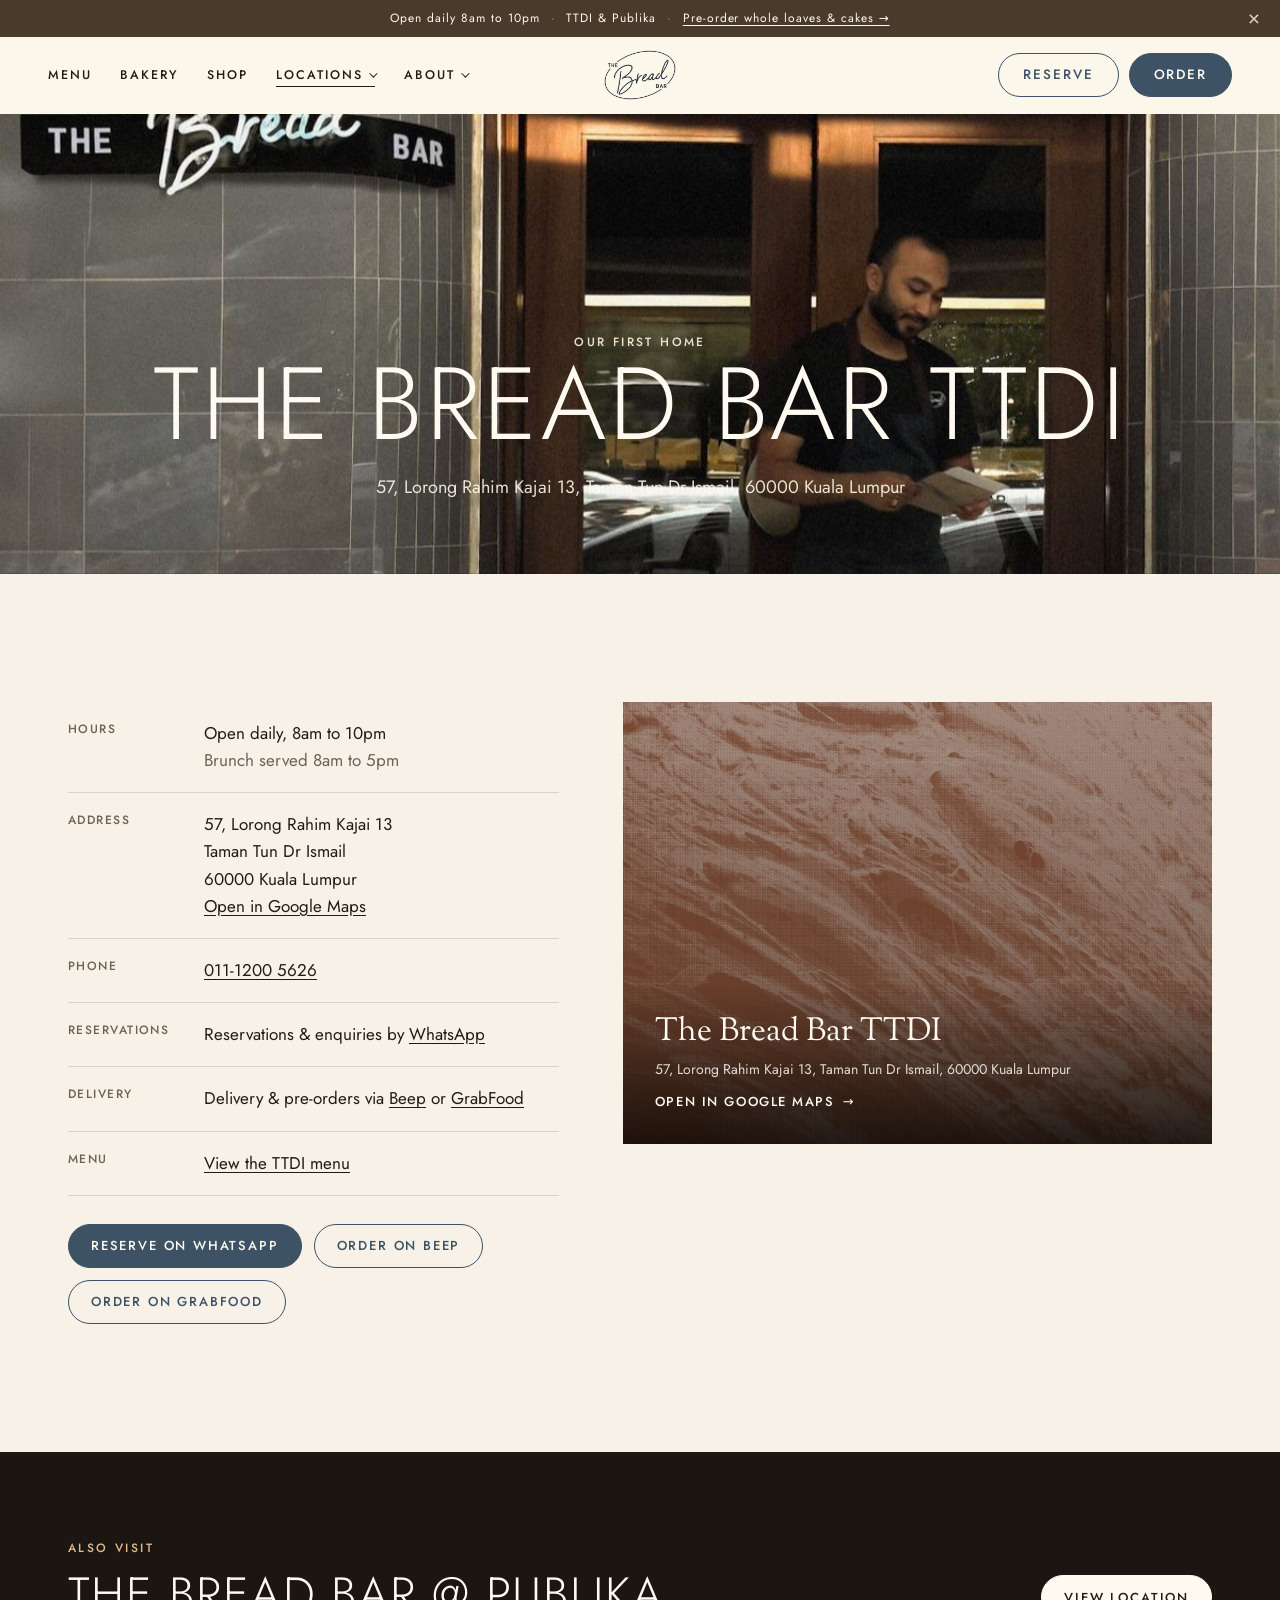
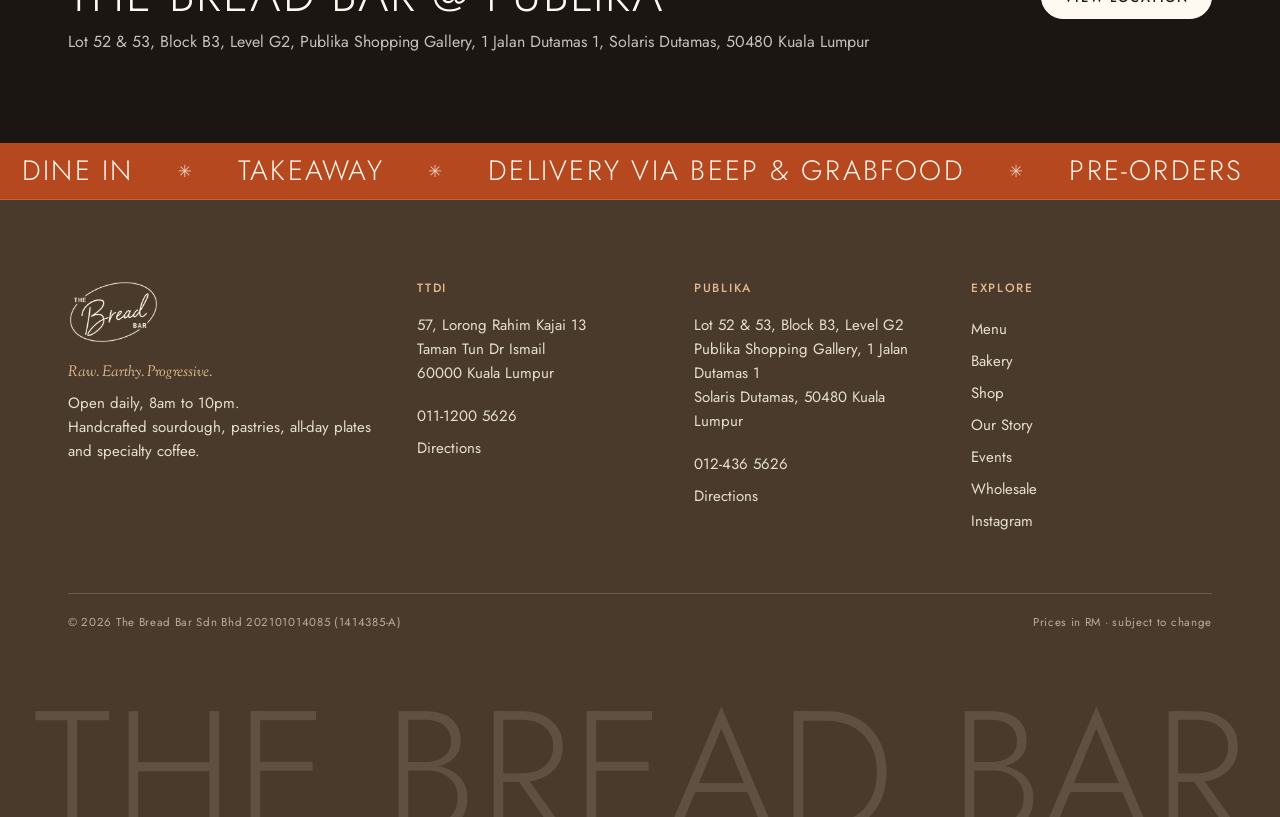
<file: locations/ttdi/index.html>
<!doctype html>
<html lang="en">
<head>
<meta charset="utf-8">
<meta name="viewport" content="width=device-width, initial-scale=1">
<!-- site base: every relative link/asset resolves from here; publish-pages.ps1 writes it per target (preview = sub-folder) -->
<base href="/">
<!-- head tags per page (seo.js): baked per route by build-pages.mjs at publish, refreshed by app.js in the browser -->
<!-- seo -->
<title>The Bread Bar TTDI · Sourdough Bakery &amp; Café, Taman Tun Dr Ismail</title>
<meta name="description" content="The Bread Bar TTDI, 57 Lorong Rahim Kajai 13, Taman Tun Dr Ismail, 60000 Kuala Lumpur. Open daily, 8am to 10pm. Brunch, sourdough and coffee.">
<link rel="canonical" href="https://thebreadbar.my/locations/ttdi/">
<meta property="og:type" content="website">
<meta property="og:site_name" content="The Bread Bar">
<meta property="og:locale" content="en_MY">
<meta property="og:title" content="The Bread Bar TTDI · Sourdough Bakery &amp; Café, Taman Tun Dr Ismail">
<meta property="og:description" content="The Bread Bar TTDI, 57 Lorong Rahim Kajai 13, Taman Tun Dr Ismail, 60000 Kuala Lumpur. Open daily, 8am to 10pm. Brunch, sourdough and coffee.">
<meta property="og:url" content="https://thebreadbar.my/locations/ttdi/">
<meta property="og:image" content="https://thebreadbar.my/assets/share.jpg">
<meta property="og:image:width" content="1200">
<meta property="og:image:height" content="630">
<meta property="og:image:alt" content="Sourdough loaves from The Bread Bar, TTDI and Publika, Kuala Lumpur">
<meta name="twitter:card" content="summary_large_image">
<meta name="twitter:title" content="The Bread Bar TTDI · Sourdough Bakery &amp; Café, Taman Tun Dr Ismail">
<meta name="twitter:description" content="The Bread Bar TTDI, 57 Lorong Rahim Kajai 13, Taman Tun Dr Ismail, 60000 Kuala Lumpur. Open daily, 8am to 10pm. Brunch, sourdough and coffee.">
<meta name="twitter:image" content="https://thebreadbar.my/assets/share.jpg">
<script type="application/ld+json" id="ld">{"@context":"https://schema.org","@graph":[{"@type":"Organization","@id":"https://thebreadbar.my/#organization","name":"The Bread Bar","legalName":"The Bread Bar Sdn Bhd","url":"https://thebreadbar.my/","logo":"https://thebreadbar.my/assets/logo-dark.png","image":"https://thebreadbar.my/assets/share.jpg","sameAs":["https://www.instagram.com/thebreadbarmy/","https://linktr.ee/thebreadbarmy"]},{"@type":"WebSite","@id":"https://thebreadbar.my/#website","name":"The Bread Bar","url":"https://thebreadbar.my/","inLanguage":"en-MY","publisher":{"@id":"https://thebreadbar.my/#organization"}},{"@type":["Bakery","CafeOrCoffeeShop"],"@id":"https://thebreadbar.my/locations/ttdi/#place","name":"The Bread Bar TTDI","url":"https://thebreadbar.my/locations/ttdi/","image":["https://thebreadbar.my/assets/photos/ttdi-storefront.jpg"],"telephone":"+601112005626","address":{"@type":"PostalAddress","streetAddress":"57, Lorong Rahim Kajai 13, Taman Tun Dr Ismail","postalCode":"60000","addressLocality":"Kuala Lumpur","addressRegion":"Kuala Lumpur","addressCountry":"MY"},"openingHoursSpecification":[{"@type":"OpeningHoursSpecification","dayOfWeek":["Monday","Tuesday","Wednesday","Thursday","Friday","Saturday","Sunday"],"opens":"08:00","closes":"22:00"}],"servesCuisine":["Bakery","Brunch","Coffee"],"menu":"https://thebreadbar.my/menu/","acceptsReservations":true,"hasMap":"https://share.google/Jn0qHPu34NnUkPvrp","parentOrganization":{"@id":"https://thebreadbar.my/#organization"},"priceRange":"RM 8.50-78"},{"@type":"BreadcrumbList","itemListElement":[{"@type":"ListItem","position":1,"name":"Home","item":"https://thebreadbar.my/"},{"@type":"ListItem","position":2,"name":"Locations","item":"https://thebreadbar.my/locations/"},{"@type":"ListItem","position":3,"name":"TTDI","item":"https://thebreadbar.my/locations/ttdi/"}]}]}</script>
<!-- /seo -->
<link rel="icon" href="assets/logo-dark.png">
<link rel="preconnect" href="https://fonts.googleapis.com">
<link rel="preconnect" href="https://fonts.gstatic.com" crossorigin>
<link href="https://fonts.googleapis.com/css2?family=Jost:wght@300;400;500;600&family=Oswald:wght@500;600&family=Sorts+Mill+Goudy:ital@0;1&display=swap" rel="stylesheet">
<link rel="stylesheet" href="styles.css?v=6f9ad220b7">
</head>
<body>

<div class="announce" id="announce">
  <p><span data-hours="short">Open daily 8am to 10pm</span> <span class="dot">·</span> <span>TTDI &amp; Publika</span> <span class="dot">·</span> <a href="bakery/">Pre-order whole loaves &amp; cakes →</a></p>
  <button class="announce-x" aria-label="Dismiss" data-dismiss>&times;</button>
</div>

<header class="site-header" id="header">
  <div class="hdr">
    <button class="burger" aria-label="Open menu" aria-expanded="false" data-drawer-open><span></span><span></span><span></span></button>

    <nav class="nav nav-left" aria-label="Primary">
      <a href="menu/" class="nav-link" data-route="menu">Menu</a>
      <a href="bakery/" class="nav-link" data-route="bakery">Bakery</a>
      <a href="shop/" class="nav-link" data-route="shop">Shop</a>
      <div class="dd">
        <button class="nav-link dd-btn" aria-expanded="false" data-route="locations">Locations <i class="chev"></i></button>
        <div class="dd-panel dd-wide">
          <a href="locations/ttdi/" class="dd-card">
            <img src="assets/photos/sourdough-slices.jpg" alt="" loading="lazy">
            <span><b>TTDI</b><small>57, Lorong Rahim Kajai 13</small></span>
          </a>
          <a href="locations/publika/" class="dd-card">
            <img src="assets/photos/salmon-bowl.jpg" alt="" loading="lazy">
            <span><b>Publika</b><small>Level G2, Publika Shopping Gallery</small></span>
          </a>
        </div>
      </div>
      <div class="dd">
        <button class="nav-link dd-btn" aria-expanded="false" data-route="about">About <i class="chev"></i></button>
        <div class="dd-panel">
          <a href="about/">Our Story</a>
          <a href="bakery/#loaves">Our Sourdough</a>
          <a href="events/">Events &amp; Private Dining</a>
          <a href="events/wholesale/">Wholesale</a>
        </div>
      </div>
    </nav>

    <a href="./" class="logo" aria-label="The Bread Bar, home"><img src="assets/logo-dark.png" alt="The Bread Bar" width="276" height="195"></a>

    <nav class="nav nav-right" aria-label="Actions">
      <button class="btn btn-ghost btn-order btn-reserve" data-chooser="reserve">Reserve</button>
      <button class="btn btn-order" data-chooser="order">Order</button>
    </nav>
  </div>
</header>

<!-- mobile drawer -->
<div class="drawer" id="drawer" aria-hidden="true">
  <div class="drawer-scrim" data-drawer-close></div>
  <aside class="drawer-panel">
    <div class="drawer-top">
      <img src="assets/logo-dark.png" alt="The Bread Bar" class="drawer-logo" width="276" height="195">
      <button class="drawer-x" aria-label="Close menu" data-drawer-close>&times;</button>
    </div>
    <nav class="drawer-nav">
      <a href="./">Home</a>
      <a href="menu/">Menu</a>
      <a href="bakery/">Bakery</a>
      <a href="shop/">Shop</a>
      <details>
        <summary>Locations</summary>
        <a href="locations/ttdi/">TTDI</a>
        <a href="locations/publika/">Publika</a>
      </details>
      <details>
        <summary>About</summary>
        <a href="about/">Our Story</a>
        <a href="bakery/#loaves">Our Sourdough</a>
        <a href="events/">Events &amp; Private Dining</a>
        <a href="events/wholesale/">Wholesale</a>
      </details>
    </nav>
    <div class="drawer-cta">
      <button class="btn btn-ghost" data-chooser="reserve">Reserve</button>
      <button class="btn" data-chooser="order">Order delivery</button>
    </div>
    <p class="drawer-foot" data-hours="drawer">Open daily · 8am to 10pm</p>
  </aside>
</div>

<main id="app" class="page" tabindex="-1"></main>

<footer class="site-footer" id="footer"></footer>

<!-- outlet chooser (Order / Reserve) -->
<div class="modal" id="chooser" aria-hidden="true" role="dialog" aria-modal="true" aria-labelledby="chooser-title">
  <div class="modal-scrim" data-modal-close></div>
  <div class="modal-box">
    <button class="modal-x" aria-label="Close" data-modal-close>&times;</button>
    <p class="eyebrow" id="chooser-eyebrow"></p>
    <h2 id="chooser-title"></h2>
    <div class="chooser-grid" id="chooser-grid"></div>
  </div>
</div>

<!-- photo lightbox -->
<div class="lightbox" id="lightbox" aria-hidden="true" role="dialog" aria-modal="true">
  <div class="modal-scrim" data-lb-close></div>
  <figure>
    <img alt="">
    <figcaption></figcaption>
  </figure>
  <button class="modal-x lb-x" aria-label="Close" data-lb-close>&times;</button>
</div>

<script src="data.js?v=bf5c458a92"></script>
<script src="seo.js?v=b5bf9921f3"></script>
<script src="app.js?v=f83d44c9da"></script>
</body>
</html>
</file>
<file: styles.css>
/* The Bread Bar — a mix of the deck's references: colour-blocked sections (rust, plum, blush),
   oval crops on warm cocoa, light uppercase display type, italic serif labels, pill buttons, a service ticker.
   Brand slate blue from the printed menu stays as the anchor colour. */
:root {
  --paper: #f7f1e7;
  --cream: #fffaf1;
  --sand: #ece2d2;
  --tan: #c4b49a;
  --ink: #221c17;
  --blue: #3d5265;
  --blue-deep: #2c3d4d;
  --tote: #2456a6;
  --muted: #6e6257;
  --night: #1b1612;
  --cocoa: #4a3a2b;
  --rust: #b5481f;
  --plum: #5e3550; /* Publika's block colour (was forest green until 25 Oct 2026; green is FLAT18's brand) */
  --blush: #f1d6c4;
  --gold: #e3b98f;
  --line: rgba(34, 28, 23, .14);
  --serif: "Sorts Mill Goudy", Georgia, "Times New Roman", serif;
  --display: "Jost", "Gill Sans", "Segoe UI", system-ui, sans-serif;
  --condensed: "Oswald", "Arial Narrow", "Segoe UI", sans-serif;
  --sans: "Jost", "Gill Sans", "Segoe UI", system-ui, sans-serif;
  --mono: "Jost", "Gill Sans", "Segoe UI", system-ui, sans-serif;
  --ease: cubic-bezier(.22, .61, .36, 1);
  --hdr-h: 76px;
  --gutter: clamp(16px, 4vw, 48px);
  --maxw: 1240px;
}

*, *::before, *::after { box-sizing: border-box; }
html { scroll-behavior: smooth; -webkit-text-size-adjust: 100%; }
body {
  margin: 0; background: var(--paper); color: var(--ink);
  font: 400 16px/1.6 var(--sans); -webkit-font-smoothing: antialiased;
  overflow-x: hidden;
}
body.locked { overflow: hidden; }
img { display: block; max-width: 100%; }
a { color: inherit; }
button { font: inherit; color: inherit; background: none; border: 0; cursor: pointer; padding: 0; }
h1, h2, h3, h4 { font-family: var(--serif); font-weight: 400; line-height: 1.08; margin: 0; letter-spacing: -.01em; text-wrap: balance; }
h1, h2 { font-family: var(--display); font-weight: 300; text-transform: uppercase; letter-spacing: .03em; line-height: 1.02; }
p { margin: 0 0 1em; }
:focus-visible { outline: 2px solid var(--blue); outline-offset: 3px; border-radius: 2px; }

.wrap { max-width: var(--maxw); margin: 0 auto; padding: 0 var(--gutter); }
.eyebrow { font: 500 12px/1.4 var(--mono); letter-spacing: .14em; text-transform: uppercase; color: var(--muted); margin: 0 0 14px; }
.on-dark .eyebrow, .eyebrow.light { color: var(--gold); }

/* ---------- buttons ---------- */
.btn {
  display: inline-flex; align-items: center; justify-content: center; gap: 8px;
  min-height: 44px; padding: 0 22px; border-radius: 0;
  background: var(--blue); color: var(--cream); text-decoration: none;
  font: 500 13px/1 var(--mono); letter-spacing: .12em; text-transform: uppercase;
  border: 1px solid var(--blue);
  transition: background .25s var(--ease), color .25s var(--ease), border-color .25s var(--ease), transform .25s var(--ease);
}
.btn:hover { background: var(--blue-deep); border-color: var(--blue-deep); }
.btn:active { transform: translateY(1px); }
.btn-ghost { background: transparent; color: var(--blue); }
.btn-ghost:hover { background: var(--blue); color: var(--cream); }
.on-dark .btn { background: var(--cream); color: var(--ink); border-color: var(--cream); }
.on-dark .btn:hover { background: var(--gold); border-color: var(--gold); }
.on-dark .btn-ghost { background: transparent; color: var(--cream); border-color: rgba(255,251,234,.5); }
.on-dark .btn-ghost:hover { background: var(--cream); color: var(--ink); }
.link-arrow {
  font: 500 13px/1 var(--mono); letter-spacing: .12em; text-transform: uppercase;
  text-decoration: none; display: inline-flex; gap: 8px; align-items: center;
  background: linear-gradient(currentColor, currentColor) 0 100% / 0 1px no-repeat;
  padding-bottom: 4px; transition: background-size .35s var(--ease);
}
.link-arrow:hover { background-size: 100% 1px; }
.link-arrow::after { content: "→"; transition: transform .3s var(--ease); }
.link-arrow:hover::after { transform: translateX(4px); }

/* ---------- announcement bar ---------- */
.announce {
  position: relative; background: var(--cocoa); color: var(--cream);
  font: 400 12px/1.4 var(--mono); letter-spacing: .08em; text-align: center;
  padding: 10px 44px; overflow: hidden;
  transition: max-height .4s var(--ease), padding .4s var(--ease), opacity .3s;
  max-height: 80px;
}
.announce p { margin: 0; }
.announce a { color: var(--cream); text-underline-offset: 3px; }
.announce .dot { opacity: .5; margin: 0 6px; }
.announce.gone { max-height: 0; padding-top: 0; padding-bottom: 0; opacity: 0; }
.announce-x { position: absolute; right: 10px; top: 50%; transform: translateY(-50%); font-size: 20px; width: 32px; height: 32px; opacity: .8; }
.announce-x:hover { opacity: 1; }
@media (max-width: 640px) { .announce .hide-sm, .announce p > span:nth-child(3), .announce p > .dot:nth-of-type(2) { display: none; } }

/* ---------- header ---------- */
.site-header {
  position: sticky; top: env(safe-area-inset-top, 0px); z-index: 50; background: rgba(251, 247, 236, .96);
  backdrop-filter: saturate(1.2) blur(8px); -webkit-backdrop-filter: saturate(1.2) blur(8px);
  border-bottom: 1px solid transparent;
  transition: border-color .3s, box-shadow .3s;
}
.site-header.scrolled { border-bottom-color: var(--line); box-shadow: 0 6px 24px -18px rgba(0,0,0,.35); }
.hdr {
  max-width: 1440px; margin: 0 auto; padding: 0 var(--gutter);
  height: var(--hdr-h); display: grid; grid-template-columns: 1fr auto 1fr; align-items: center;
  transition: height .3s var(--ease);
}
.site-header.scrolled .hdr { height: 62px; }
.logo { justify-self: center; display: block; }
.logo img { height: 52px; width: auto; transition: height .3s var(--ease); }
.site-header.scrolled .logo img { height: 42px; }
.nav { display: flex; align-items: center; gap: clamp(14px, 2.2vw, 30px); }
.nav-right { justify-self: end; }
.nav-link {
  font: 500 12.5px/1 var(--mono); letter-spacing: .14em; text-transform: uppercase; text-decoration: none;
  display: inline-flex; align-items: center; gap: 6px; height: 44px; position: relative;
}
.nav-link::after {
  content: ""; position: absolute; left: 0; right: 0; bottom: 10px; height: 1px; background: currentColor;
  transform: scaleX(0); transform-origin: left; transition: transform .35s var(--ease);
}
.nav-link:hover::after, .nav-link.active::after, .dd:hover > .nav-link::after, .dd.open > .nav-link::after { transform: scaleX(1); }
.chev { width: 6px; height: 6px; border-right: 1.3px solid currentColor; border-bottom: 1.3px solid currentColor; transform: rotate(45deg) translateY(-2px); transition: transform .3s var(--ease); }
.dd:hover .chev, .dd.open .chev { transform: rotate(225deg) translate(-1px, -1px); }
.btn-order { min-height: 40px; padding: 0 20px; }

/* dropdowns — fade + drop, like the reference site */
.dd { position: relative; }
.dd-panel {
  position: absolute; top: calc(100% + 6px); left: -18px; min-width: 240px;
  background: var(--cream); border: 1px solid var(--line); box-shadow: 0 18px 40px -20px rgba(0,0,0,.35);
  padding: 10px; display: grid; gap: 2px;
  opacity: 0; visibility: hidden; transform: translateY(-8px);
  transition: opacity .22s var(--ease), transform .22s var(--ease), visibility 0s .22s;
}
.dd-panel::before { content: ""; position: absolute; left: 0; right: 0; top: -12px; height: 12px; }
.dd:hover .dd-panel, .dd.open .dd-panel, .dd:focus-within .dd-panel {
  opacity: 1; visibility: visible; transform: none; transition-delay: 0s;
}
.dd-panel > a { padding: 10px 12px; text-decoration: none; font-size: 15px; transition: background .2s; }
.dd-panel > a:hover { background: var(--sand); }
.dd-wide { grid-template-columns: 1fr 1fr; width: 460px; gap: 10px; }
.dd-card { display: grid !important; gap: 10px; padding: 8px !important; }
.dd-card img { width: 100%; aspect-ratio: 4/3; object-fit: cover; transition: transform .5s var(--ease); }
.dd-card { overflow: hidden; }
.dd-card:hover img { transform: scale(1.04); }
.dd-card b { display: block; font: 400 20px/1.1 var(--serif); }
.dd-card small { color: var(--muted); font-size: 12.5px; }

.burger { display: none; width: 44px; height: 44px; position: relative; }
.burger span { position: absolute; left: 11px; right: 11px; height: 1.5px; background: var(--ink); transition: transform .3s var(--ease), opacity .2s; }
.burger span:nth-child(1) { top: 15px; } .burger span:nth-child(2) { top: 21px; } .burger span:nth-child(3) { top: 27px; }

@media (max-width: 920px) {
  .nav-left, .nav-right .nav-link { display: none; }
  .burger { display: block; }
  .hdr { grid-template-columns: 44px 1fr auto; }
  .logo img { height: 44px; }
  .btn-order { padding: 0 14px; min-height: 38px; font-size: 12px; }
}

/* ---------- mobile drawer ---------- */
.drawer { position: fixed; inset: 0; z-index: 80; visibility: hidden; transition: visibility 0s .4s; }
.drawer.open { visibility: visible; transition-delay: 0s; }
.drawer-scrim { position: absolute; inset: 0; background: rgba(21,18,15,.45); opacity: 0; transition: opacity .4s var(--ease); }
.drawer.open .drawer-scrim { opacity: 1; }
.drawer-panel {
  position: absolute; top: 0; bottom: 0; left: 0; width: min(380px, 88vw); background: var(--cream);
  transform: translateX(-100%); transition: transform .45s var(--ease);
  display: flex; flex-direction: column; padding: 18px 24px 24px; overflow-y: auto;
}
.drawer.open .drawer-panel { transform: none; }
.drawer-top { display: flex; justify-content: space-between; align-items: center; margin-bottom: 18px; }
.drawer-logo { height: 40px; }
.drawer-x { font-size: 30px; width: 44px; height: 44px; }
.drawer-nav { display: grid; }
.drawer-nav > a, .drawer-nav summary {
  font: 400 30px/1.1 var(--serif); text-decoration: none; padding: 12px 0; border-bottom: 1px solid var(--line);
  list-style: none; cursor: pointer; display: flex; justify-content: space-between; align-items: center;
}
.drawer-nav summary::-webkit-details-marker { display: none; }
.drawer-nav summary::after { content: "+"; font: 300 26px/1 var(--sans); transition: transform .3s var(--ease); }
.drawer-nav details[open] summary::after { transform: rotate(45deg); }
.drawer-nav details a { display: block; padding: 10px 0 10px 14px; text-decoration: none; font-size: 17px; color: var(--muted); }
.drawer-nav details[open] a { animation: fadeUp .35s var(--ease) both; }
.drawer-nav details[open] a:nth-of-type(2) { animation-delay: .05s; } .drawer-nav details[open] a:nth-of-type(3) { animation-delay: .1s; } .drawer-nav details[open] a:nth-of-type(4) { animation-delay: .15s; }
.drawer-cta { display: grid; grid-template-columns: 1fr 1fr; gap: 10px; margin-top: 28px; }
.drawer-foot { margin-top: auto; padding-top: 24px; font: 400 12px var(--mono); letter-spacing: .1em; color: var(--muted); text-transform: uppercase; }
.drawer.open .drawer-nav > * { animation: fadeUp .5s var(--ease) both; }
.drawer.open .drawer-nav > *:nth-child(2) { animation-delay: .04s; } .drawer.open .drawer-nav > *:nth-child(3) { animation-delay: .08s; }
.drawer.open .drawer-nav > *:nth-child(4) { animation-delay: .12s; } .drawer.open .drawer-nav > *:nth-child(5) { animation-delay: .16s; }

/* ---------- page transitions ---------- */
.page { outline: none; min-height: 60vh; }
.page.leaving { opacity: 0; transform: translateY(10px); transition: opacity .22s ease, transform .22s ease; }
.page.entering { animation: pageIn .55s var(--ease) both; }
@keyframes pageIn { from { opacity: 0; transform: translateY(16px); } to { opacity: 1; transform: none; } }
@keyframes fadeUp { from { opacity: 0; transform: translateY(10px); } to { opacity: 1; transform: none; } }
@keyframes fadeIn { from { opacity: 0; } to { opacity: 1; } }

/* Content is visible at rest; scrolled-in sections just get a light lift */
.reveal { transition: transform .8s var(--ease); }
.reveal:not(.in) { transform: translateY(14px); }
.reveal.in { transform: none; }

/* ---------- hero ---------- */
.hero { position: relative; height: min(86vh, 820px); min-height: 520px; background: var(--night); color: var(--cream); overflow: hidden; }
.hero-tiles { position: absolute; inset: 0; display: grid; grid-template-columns: repeat(3, 1fr); }
.hero-tiles img { width: 100%; height: 100%; object-fit: cover; animation: heroZoom 9s var(--ease) both; }
.hero-tiles img:nth-child(2) { animation-delay: .15s; } .hero-tiles img:nth-child(3) { animation-delay: .3s; }
@keyframes heroZoom { from { transform: scale(1.08); opacity: 0; } 12% { opacity: 1; } to { transform: scale(1); opacity: 1; } }
.hero::after { content: ""; position: absolute; inset: 0; background: linear-gradient(180deg, rgba(21,18,15,.15) 0%, rgba(21,18,15,.25) 45%, rgba(21,18,15,.82) 100%); }
.hero-copy { position: absolute; z-index: 2; left: 0; right: 0; bottom: clamp(36px, 8vh, 80px); }
.hero h1 { font-size: clamp(52px, 9vw, 128px); max-width: 11ch; animation: fadeUp 1s .3s var(--ease) both; }
.hero h1 em { font-style: italic; color: var(--gold); }
.hero .lede { max-width: 520px; font-size: clamp(16px, 1.6vw, 19px); margin: 18px 0 26px; opacity: .92; animation: fadeUp 1s .45s var(--ease) both; }
.hero .cta-row { animation: fadeUp 1s .6s var(--ease) both; }
.cta-row { display: flex; flex-wrap: wrap; gap: 12px; }
@media (max-width: 760px) {
  .hero-tiles { grid-template-columns: 1fr; }
  .hero-tiles img:not(:first-child) { display: none; }
}

/* ---------- generic sections ---------- */
.section { padding: clamp(64px, 10vw, 128px) 0; }
.section.tight { padding: clamp(48px, 7vw, 88px) 0; }
.section-head { display: flex; justify-content: space-between; align-items: end; gap: 24px; margin-bottom: clamp(28px, 4vw, 48px); flex-wrap: wrap; }
.section-head h2 { font-size: clamp(36px, 5vw, 64px); }
.on-dark { background: var(--night); color: var(--cream); }
.on-blue { background: var(--blue); color: var(--cream); }
.on-blue .eyebrow { color: var(--gold); }
.on-blue .btn { background: var(--cream); color: var(--ink); border-color: var(--cream); }
.on-blue .btn-ghost { background: transparent; color: var(--cream); border-color: rgba(255,251,234,.5); }

.intro { display: grid; grid-template-columns: 1.1fr 1fr; gap: clamp(32px, 6vw, 96px); align-items: center; }
.intro h2 { font-size: clamp(34px, 4.6vw, 58px); }
.intro h2 em { font-style: italic; color: var(--blue); }
.intro p { font-size: 18px; color: var(--muted); max-width: 520px; }
.stat-row { display: grid; grid-template-columns: repeat(3, 1fr); gap: 16px; margin-top: 32px; border-top: 1px solid var(--line); padding-top: 22px; }
.stat-row b { display: block; font: 400 34px/1 var(--serif); color: var(--blue); }
.stat-row span { font: 400 11.5px/1.4 var(--mono); letter-spacing: .1em; text-transform: uppercase; color: var(--muted); }
.intro-img { position: relative; aspect-ratio: 4/5; overflow: hidden; }
.intro-img img { width: 100%; height: 100%; object-fit: cover; }
@media (max-width: 820px) { .intro { grid-template-columns: 1fr; } .intro-img { aspect-ratio: 4/3; } }

/* location cards */
.loc-grid { display: grid; grid-template-columns: 1fr 1fr; gap: clamp(16px, 3vw, 36px); }
.loc-card { background: var(--cream); border: 1px solid var(--line); display: flex; flex-direction: column; }
.loc-card .ph { aspect-ratio: 16/10; overflow: hidden; display: block; }
.loc-card .ph img { width: 100%; height: 100%; object-fit: cover; transition: transform .9s var(--ease); }
.loc-card:hover .ph img { transform: scale(1.04); }
.loc-body { padding: clamp(20px, 3vw, 32px); display: grid; gap: 14px; flex: 1; }
.loc-body h3 { font-size: clamp(30px, 3.4vw, 42px); }
.loc-body address { font-style: normal; color: var(--muted); }
.loc-meta { display: flex; flex-wrap: wrap; gap: 6px 22px; font: 400 13px/1.5 var(--mono); letter-spacing: .04em; }
.loc-meta a { text-decoration: none; border-bottom: 1px solid var(--line); }
.loc-actions { display: flex; flex-wrap: wrap; gap: 10px; margin-top: auto; padding-top: 6px; }
.loc-actions .btn { flex: 1 1 auto; }
@media (max-width: 760px) { .loc-grid { grid-template-columns: 1fr; } }

/* horizontal strip */
.strip { display: grid; grid-auto-flow: column; grid-auto-columns: clamp(220px, 26vw, 300px); gap: 18px; overflow-x: auto; scroll-snap-type: x mandatory; padding: 0 var(--gutter) 18px; scrollbar-width: thin; }
.strip > * { scroll-snap-align: start; }
.strip-wrap { max-width: calc(var(--maxw) + 2 * var(--gutter)); margin: 0 auto; }
.loaf { text-decoration: none; display: grid; gap: 12px; }
.loaf .ph { aspect-ratio: 1/1; overflow: hidden; background: var(--night); }
.loaf .ph img { width: 100%; height: 100%; object-fit: cover; transition: transform .8s var(--ease); }
.loaf:hover .ph img { transform: scale(1.05); }
.loaf h4 { font-size: 22px; }
.loaf span { font: 400 13px var(--mono); color: var(--muted); }
.on-dark .loaf span { color: var(--tan); }

/* favourites grid */
.fav-grid { display: grid; grid-template-columns: repeat(3, 1fr); gap: clamp(12px, 2vw, 24px); }
.fav { margin: 0; position: relative; overflow: hidden; aspect-ratio: 4/5; background: var(--night); color: var(--cream); cursor: zoom-in; }
.fav img { width: 100%; height: 100%; object-fit: cover; transition: transform 1s var(--ease), opacity .4s; }
.fav:hover img { transform: scale(1.05); }
.fav figcaption { position: absolute; left: 0; right: 0; bottom: 0; padding: 60px 20px 18px; background: linear-gradient(transparent, rgba(0,0,0,.75)); display: flex; justify-content: space-between; align-items: end; gap: 12px; }
.fav figcaption b { font: 400 22px/1.15 var(--serif); }
.fav figcaption span { font: 400 13px var(--mono); white-space: nowrap; }
.fav:nth-child(1) { grid-row: span 2; aspect-ratio: auto; }
@media (max-width: 820px) { .fav-grid { grid-template-columns: 1fr 1fr; } .fav:nth-child(1) { grid-column: span 2; grid-row: auto; aspect-ratio: 4/3; } }

/* split feature */
.split { display: grid; grid-template-columns: 1fr 1fr; min-height: 560px; }
.split-img { position: relative; overflow: hidden; min-height: 360px; }
.split-img img { position: absolute; inset: 0; width: 100%; height: 100%; object-fit: cover; }
.split-copy { padding: clamp(40px, 7vw, 96px) clamp(24px, 6vw, 88px); display: flex; flex-direction: column; justify-content: center; }
.split-copy h2 { font-size: clamp(36px, 4.5vw, 58px); margin-bottom: 18px; }
.split-copy p { max-width: 480px; opacity: .9; }
.split.reverse .split-img { order: 2; }
@media (max-width: 820px) { .split { grid-template-columns: 1fr; } .split.reverse .split-img { order: 0; } }

.chips { display: flex; flex-wrap: wrap; gap: 8px; margin: 8px 0 22px; }
.chip { font: 400 12px/1 var(--mono); letter-spacing: .08em; text-transform: uppercase; border: 1px solid currentColor; padding: 8px 12px; border-radius: 999px; opacity: .85; }
.price-row { display: flex; gap: 0; border: 1px solid rgba(255,251,234,.3); margin-bottom: 26px; max-width: 420px; }
.price-row div { flex: 1; padding: 14px 10px; text-align: center; border-right: 1px solid rgba(255,251,234,.3); }
.price-row div:last-child { border-right: 0; }
.price-row b { display: block; font: 400 26px/1 var(--serif); }
.price-row span { font: 400 11px var(--mono); letter-spacing: .1em; text-transform: uppercase; opacity: .75; }

.duo { display: grid; grid-template-columns: 1fr 1fr; gap: clamp(16px, 3vw, 36px); }
.duo-card { position: relative; min-height: 420px; overflow: hidden; color: var(--cream); display: flex; align-items: end; text-decoration: none; background: var(--night); }
.duo-card img { position: absolute; inset: 0; width: 100%; height: 100%; object-fit: cover; opacity: .7; transition: transform 1s var(--ease), opacity .5s; }
.duo-card:hover img { transform: scale(1.04); opacity: .55; }
.duo-card div { position: relative; padding: clamp(24px, 4vw, 44px); }
.duo-card h3 { font-size: clamp(32px, 3.6vw, 46px); margin-bottom: 10px; }
.duo-card p { max-width: 380px; opacity: .9; }
@media (max-width: 760px) { .duo { grid-template-columns: 1fr; } .duo-card { min-height: 340px; } }

/* page banner (inner pages) */
.banner { padding: clamp(48px, 8vw, 104px) 0 clamp(28px, 4vw, 44px); text-align: center; }
.banner h1 { font-size: clamp(48px, 8vw, 104px); }
.banner p { max-width: 640px; margin: 18px auto 0; color: var(--muted); font-size: 18px; }
.banner.img-banner { position: relative; color: var(--cream); background: var(--night); padding: clamp(110px, 18vw, 220px) 0 clamp(40px, 6vw, 72px); overflow: hidden; }
.banner.img-banner img { position: absolute; inset: 0; width: 100%; height: 100%; object-fit: cover; opacity: .42; animation: heroZoom 6s var(--ease) both; }
.banner.img-banner .wrap { position: relative; }
.banner.img-banner p { color: rgba(255,251,234,.88); }

/* ---------- menu page ---------- */
.menu-controls { display: grid; justify-items: center; gap: 14px; }
.seg { position: relative; display: inline-grid; grid-auto-flow: column; grid-auto-columns: 1fr; border: 1px solid var(--blue); padding: 4px; background: var(--cream); }
.seg button { position: relative; z-index: 1; padding: 10px 26px; font: 500 12.5px/1 var(--mono); letter-spacing: .14em; text-transform: uppercase; color: var(--blue); transition: color .35s var(--ease); min-height: 40px; }
.seg button[aria-pressed="true"] { color: var(--cream); }
.seg-pill { position: absolute; top: 4px; bottom: 4px; left: 4px; background: var(--blue); transition: transform .45s var(--ease), width .45s var(--ease); }
.menu-sub { font: 400 12px/1.5 var(--mono); letter-spacing: .08em; color: var(--muted); text-align: center; margin: 0; }
.menu-sub a { color: var(--blue); }

.tabs-bar { position: sticky; top: calc(62px + env(safe-area-inset-top, 0px)); z-index: 20; background: rgba(251,247,236,.97); border-bottom: 1px solid var(--line); margin-top: 28px; }
.tabs { position: relative; display: flex; gap: clamp(18px, 3vw, 40px); justify-content: center; overflow-x: auto; scrollbar-width: none; padding: 0 var(--gutter); }
.tabs::-webkit-scrollbar { display: none; }
.tabs button { flex: none; padding: 18px 0 16px; font: 400 clamp(18px, 2vw, 22px)/1 var(--serif); color: var(--muted); transition: color .3s; white-space: nowrap; }
.tabs button[aria-selected="true"], .tabs button:hover { color: var(--ink); }
.tab-ink { position: absolute; bottom: 0; left: 0; height: 2px; background: var(--blue); transition: transform .45s var(--ease), width .45s var(--ease); }
@media (max-width: 820px) { .tabs { justify-content: flex-start; } }

.menu-panel { padding: clamp(36px, 6vw, 72px) 0 clamp(64px, 9vw, 110px); }
.menu-panel.swap-out { opacity: 0; transform: translateY(8px); transition: opacity .2s ease, transform .2s ease; }
.menu-panel.swap-in { animation: fadeUp .5s var(--ease) both; }
.menu-section { margin-bottom: clamp(44px, 6vw, 72px); }
.menu-section-head { display: flex; justify-content: space-between; align-items: baseline; border-bottom: 1px solid var(--ink); padding-bottom: 10px; margin-bottom: 8px; gap: 16px; }
.menu-section-head h2 { font-size: clamp(30px, 3.4vw, 42px); }
.menu-section-head span { font: italic 400 16px var(--serif); color: var(--muted); }
.menu-section-head .hc { font: 500 12px var(--mono); letter-spacing: .12em; display: flex; gap: 0; color: var(--muted); }
.menu-section-head .hc i { font-style: normal; width: 56px; text-align: right; }
.items { display: grid; grid-template-columns: 1fr 1fr; column-gap: clamp(28px, 5vw, 72px); }
.items.single { grid-template-columns: 1fr; }
.item { display: grid; grid-template-columns: 1fr auto; gap: 4px 18px; padding: 18px 0; border-bottom: 1px solid var(--line); align-items: start; animation: fadeUp .5s var(--ease) both; }
.item.has-img { grid-template-columns: 76px 1fr auto; }
.item .thumb { grid-row: span 3; width: 76px; height: 76px; object-fit: cover; cursor: zoom-in; transition: transform .4s var(--ease), filter .3s; background: var(--sand); }
.item .thumb:hover { transform: scale(1.05); filter: brightness(1.08); }
.item h3 { font: 500 14.5px/1.35 var(--sans); letter-spacing: .06em; text-transform: uppercase; }
.item .v { font: 500 10.5px var(--mono); border: 1px solid currentColor; padding: 2px 5px; margin-left: 6px; vertical-align: 2px; color: #4b7a3e; }
.item .tag { font: 500 10.5px var(--mono); letter-spacing: .08em; text-transform: uppercase; background: var(--sand); padding: 3px 7px; margin-left: 6px; vertical-align: 2px; white-space: nowrap; }
.item p { grid-column: 1 / 2; margin: 0; font: 400 16.5px/1.45 var(--serif); color: var(--muted); }
.item.has-img p, .item.has-img .extras { grid-column: 2 / 3; }
.item .price { font: 500 15px/1.35 var(--sans); white-space: nowrap; text-align: right; }
.item .price.hc { display: flex; }
.item .price.hc span { width: 56px; text-align: right; }
.item .price.hc span:empty::before { content: "–"; color: var(--tan); }
.extras { grid-column: 1 / -1; margin: 6px 0 0; padding: 0; list-style: none; font: italic 400 15px/1.5 var(--serif); color: var(--muted); }
.extras li { display: flex; justify-content: space-between; gap: 16px; }
.item a.more { grid-column: 1/-1; }
.section-extras { margin-top: 14px; font: italic 400 15px/1.6 var(--serif); color: var(--muted); list-style: none; padding: 0; max-width: 520px; }
.section-extras li { display: flex; justify-content: space-between; }
.items.compact .item { padding: 12px 0; }
.compact-grid { display: grid; grid-template-columns: 1fr 1fr; column-gap: clamp(28px, 5vw, 72px); }
.compact-grid .menu-section { margin-bottom: 40px; }
.menu-foot { font: 400 12px var(--mono); letter-spacing: .06em; color: var(--muted); text-align: center; margin-top: 12px; }
.menu-hero { aspect-ratio: 21/9; overflow: hidden; margin-bottom: 40px; cursor: zoom-in; }
.menu-hero img { width: 100%; height: 100%; object-fit: cover; }
@media (max-width: 820px) {
  .items, .compact-grid { grid-template-columns: 1fr; }
  .item.has-img { grid-template-columns: 64px 1fr auto; }
  .item .thumb { width: 64px; height: 64px; }
  .menu-section-head .hc i, .item .price.hc span { width: 44px; }
}

/* ---------- bakery page ---------- */
.subnav { display: flex; justify-content: center; gap: 10px; flex-wrap: wrap; margin-top: 26px; }
.subnav a { font: 500 12px/1 var(--mono); letter-spacing: .12em; text-transform: uppercase; text-decoration: none; padding: 12px 16px; border: 1px solid var(--line); transition: background .25s, color .25s, border-color .25s; }
.subnav a:hover { background: var(--blue); color: var(--cream); border-color: var(--blue); }
.loaf-grid { display: grid; grid-template-columns: repeat(4, 1fr); gap: clamp(14px, 2vw, 24px); }
.loaf-card { background: var(--cream); border: 1px solid var(--line); display: flex; flex-direction: column; perspective: 1000px; }
.loaf-card .ph { aspect-ratio: 1/1; overflow: hidden; background: var(--night); }
.loaf-card .ph img { width: 100%; height: 100%; object-fit: cover; transition: transform .8s var(--ease); }
.loaf-card:hover .ph img { transform: scale(1.05); }
.loaf-card .body { padding: 18px; display: grid; gap: 8px; flex: 1; align-content: start; }
.loaf-card h3 { font-size: 22px; }
.loaf-card .meta { font: 400 12.5px var(--mono); color: var(--muted); display: flex; justify-content: space-between; }
.loaf-card .meta b { color: var(--ink); font-weight: 500; }
.loaf-card button.spec-toggle { justify-self: start; margin-top: 4px; font: 500 11.5px var(--mono); letter-spacing: .12em; text-transform: uppercase; color: var(--blue); display: inline-flex; gap: 8px; align-items: center; min-height: 32px; }
.loaf-card button.spec-toggle i { transition: transform .3s var(--ease); font-style: normal; }
.loaf-card.open button.spec-toggle i { transform: rotate(45deg); }
.spec { display: grid; grid-template-rows: 0fr; transition: grid-template-rows .45s var(--ease); }
.spec > dl { overflow: hidden; margin: 0; }
.loaf-card.open .spec { grid-template-rows: 1fr; }
.spec dl div { display: grid; grid-template-columns: 92px 1fr; gap: 8px; padding: 7px 0; border-top: 1px solid var(--line); font-size: 13.5px; }
.spec dt { font: 400 11px/1.6 var(--mono); letter-spacing: .08em; text-transform: uppercase; color: var(--muted); }
.spec dd { margin: 0; }
.hyd { height: 4px; background: var(--sand); margin-top: 6px; position: relative; }
.hyd span { position: absolute; inset: 0 auto 0 0; background: var(--blue); }
@media (max-width: 1020px) { .loaf-grid { grid-template-columns: repeat(2, 1fr); } }
@media (max-width: 520px) { .loaf-grid { grid-template-columns: 1fr; } }

.price-list { display: grid; grid-template-columns: 1fr 1fr; column-gap: clamp(28px, 5vw, 72px); }
.price-list li { display: flex; justify-content: space-between; gap: 18px; padding: 14px 0; border-bottom: 1px solid var(--line); font: 400 19px/1.3 var(--serif); }
.price-list li span:last-child { font: 500 15px var(--sans); }
ul.price-list { list-style: none; margin: 0; padding: 0; }
@media (max-width: 760px) { .price-list { grid-template-columns: 1fr; } }

.cake-grid > *, .loc-grid > *, .duo > *, .items > *, .price-list > * { min-width: 0; }
.cake-grid { display: grid; grid-template-columns: 1fr 1fr; gap: clamp(20px, 4vw, 56px); align-items: start; }
.panel { background: var(--cream); border: 1px solid var(--line); padding: clamp(22px, 3vw, 36px); }
.panel h3 { font-size: 30px; margin-bottom: 14px; }
.panel ul { list-style: none; padding: 0; margin: 0 0 20px; }
.panel ul li { padding: 11px 0; border-bottom: 1px solid var(--line); display: flex; justify-content: space-between; gap: 12px; font: 400 18px/1.35 var(--serif); }
.panel ul li span:last-child:not(:first-child) { font: 500 14px var(--sans); white-space: nowrap; }
@media (max-width: 760px) { .cake-grid { grid-template-columns: 1fr; } }

/* ---------- location page ---------- */
.loc-detail { display: grid; grid-template-columns: 1fr 1.2fr; gap: clamp(28px, 5vw, 72px); align-items: start; }
.info-list { display: grid; gap: 0; margin: 0; }
.info-list > div { display: grid; grid-template-columns: 120px 1fr; gap: 16px; padding: 18px 0; border-bottom: 1px solid var(--line); }
.info-list dt { font: 500 12px/1.6 var(--mono); letter-spacing: .12em; text-transform: uppercase; color: var(--muted); }
.info-list dd { margin: 0; font-size: 17px; }
.info-list a { text-underline-offset: 3px; }
.map-card { position: relative; display: block; aspect-ratio: 4/3; max-width: 100%; overflow: hidden; background: var(--night); color: var(--cream); text-decoration: none; }
.map-card img { position: absolute; inset: 0; width: 100%; height: 100%; object-fit: cover; opacity: .55; transition: transform 1s var(--ease), opacity .4s; }
.map-card:hover img { transform: scale(1.04); opacity: .45; }
.map-card span { position: absolute; left: 0; right: 0; bottom: 0; padding: clamp(20px, 3vw, 32px); display: grid; gap: 8px; background: linear-gradient(transparent, rgba(0,0,0,.7)); }
.map-card b { font: 400 clamp(24px, 2.6vw, 32px)/1.1 var(--serif); }
.map-card small { opacity: .85; font-size: 14px; }
.map-card em { font-style: normal; justify-self: start; margin-top: 6px; }
.loc-tabs { display: flex; justify-content: center; margin-top: 26px; }
@media (max-width: 860px) { .loc-detail { grid-template-columns: 1fr; } .info-list > div { grid-template-columns: 96px 1fr; } }

/* ---------- about / events ---------- */
.prose { max-width: 680px; margin: 0 auto; font: 400 20px/1.65 var(--serif); }
.prose p:first-of-type::first-letter { float: left; font-size: 74px; line-height: .85; padding: 6px 10px 0 0; color: var(--blue); }
.pillars { display: grid; grid-template-columns: repeat(3, 1fr); gap: clamp(16px, 3vw, 36px); }
.pillar { border-top: 1px solid currentColor; padding-top: 20px; }
.pillar h3 { font-size: 28px; margin-bottom: 10px; }
.pillar p { opacity: .85; }
@media (max-width: 760px) { .pillars { grid-template-columns: 1fr; } }
.photo-row { display: grid; grid-template-columns: 2fr 1fr 1fr; gap: 12px; }
.photo-row img { width: 100%; height: 100%; object-fit: cover; aspect-ratio: 1; cursor: zoom-in; }
.photo-row img:first-child { aspect-ratio: auto; grid-row: span 1; }
@media (max-width: 640px) { .photo-row { grid-template-columns: 1fr 1fr; } .photo-row img:first-child { grid-column: span 2; aspect-ratio: 4/3; } }
.steps { counter-reset: s; display: grid; grid-template-columns: repeat(3, 1fr); gap: 24px; list-style: none; padding: 0; margin: 0; }
.steps li { counter-increment: s; border-top: 1px solid var(--line); padding-top: 18px; }
.steps li::before { content: "0" counter(s); display: block; font: 400 13px var(--mono); color: var(--blue); margin-bottom: 10px; letter-spacing: .1em; }
.steps h4 { font-size: 24px; margin-bottom: 6px; }
.steps p { color: var(--muted); }
@media (max-width: 760px) { .steps { grid-template-columns: 1fr; } }

/* ---------- footer ---------- */
.site-footer { background: var(--blue-deep); color: var(--cream); padding: clamp(56px, 8vw, 96px) 0 28px; }
.foot-grid { display: grid; grid-template-columns: 1.3fr 1fr 1fr 1fr; gap: 36px; }
.foot-grid h4 { font: 500 12px/1.4 var(--mono); letter-spacing: .14em; text-transform: uppercase; color: var(--gold); margin-bottom: 16px; }
.foot-grid p, .foot-grid a { color: rgba(255,251,234,.86); font-size: 15px; }
.foot-grid a { text-decoration: none; display: block; padding: 4px 0; transition: color .2s; }
.foot-grid a:hover { color: var(--gold); }
.foot-logo { height: 64px; margin-bottom: 18px; }
.foot-bottom { margin-top: 56px; padding-top: 20px; border-top: 1px solid rgba(255,251,234,.18); display: flex; justify-content: space-between; gap: 16px; flex-wrap: wrap; font: 400 11.5px var(--mono); letter-spacing: .06em; color: rgba(255,251,234,.6); }
.foot-bottom a { color: inherit; }
@media (max-width: 860px) { .foot-grid { grid-template-columns: 1fr 1fr; } }
@media (max-width: 520px) { .foot-grid { grid-template-columns: 1fr; } }

/* ---------- modal / lightbox ---------- */
.modal, .lightbox { position: fixed; inset: 0; z-index: 100; display: grid; place-items: center; padding: 16px; visibility: hidden; transition: visibility 0s .35s; }
.modal.open, .lightbox.open { visibility: visible; transition-delay: 0s; }
.modal-scrim { position: absolute; inset: 0; background: rgba(21,18,15,.6); opacity: 0; transition: opacity .35s var(--ease); }
.open > .modal-scrim { opacity: 1; }
.modal-box { position: relative; width: min(720px, 100%); max-height: calc(100vh - 32px); overflow: auto; background: var(--cream); padding: clamp(26px, 4vw, 44px); opacity: 0; transform: translateY(14px) scale(.98); transition: opacity .35s var(--ease), transform .35s var(--ease); }
.modal.open .modal-box { opacity: 1; transform: none; }
.modal-box h2 { font-size: clamp(30px, 4vw, 42px); margin-bottom: 22px; padding-right: 30px; }
.modal-x { position: absolute; top: 10px; right: 10px; width: 44px; height: 44px; font-size: 28px; line-height: 1; }
.chooser-grid { display: grid; grid-template-columns: 1fr 1fr; gap: 14px; }
.choice { display: grid; text-decoration: none; border: 1px solid var(--line); transition: border-color .25s, transform .35s var(--ease), box-shadow .35s; background: var(--paper); }
.choice:hover { border-color: var(--blue); transform: translateY(-3px); box-shadow: 0 14px 30px -18px rgba(0,0,0,.4); }
.choice img { aspect-ratio: 16/10; object-fit: cover; width: 100%; }
.choice div { padding: 14px 16px 16px; }
.choice b { font: 400 26px/1.1 var(--serif); display: block; }
.choice small { color: var(--muted); display: block; margin-top: 4px; }
.choice .go { font: 500 11.5px var(--mono); letter-spacing: .12em; text-transform: uppercase; color: var(--blue); margin-top: 10px; display: block; }
.chooser-note { grid-column: 1 / -1; font-size: 14px; color: var(--muted); margin: 6px 0 0; }
@media (max-width: 560px) { .chooser-grid { grid-template-columns: 1fr; } .choice img { aspect-ratio: 21/9; } }

.lightbox figure { position: relative; margin: 0; max-width: min(92vw, 900px); opacity: 0; transform: scale(.96); transition: opacity .35s var(--ease), transform .35s var(--ease); }
.lightbox.open figure { opacity: 1; transform: none; }
.lightbox img { max-height: 80vh; width: auto; margin: 0 auto; }
.lightbox figcaption { color: var(--cream); text-align: center; font: 400 22px var(--serif); margin-top: 14px; }
.lb-x { color: var(--cream); position: fixed; }

/* =====================================================================
   Theme mix from the design deck (added 18 Oct 2026)
   ===================================================================== */
.btn { border-radius: 999px; font-family: var(--display); font-weight: 500; letter-spacing: .14em; }
.btn-pill { min-height: 42px; padding: 0 24px; }
.eyebrow { font-family: var(--display); font-weight: 500; letter-spacing: .2em; }
.site-footer { background: var(--cocoa); }
.display-xl { font-size: clamp(40px, 6.4vw, 88px); }
.nowrap { white-space: nowrap; }
.nav-link { font-family: var(--display); font-weight: 500; letter-spacing: .16em; }

/* big coloured word links */
.bigwords { display: flex; flex-wrap: wrap; justify-content: center; gap: 4px clamp(18px, 4vw, 56px); padding: clamp(22px, 3vw, 34px) var(--gutter); border-bottom: 1px solid var(--line); background: var(--cream); }
.bigwords a { font: 300 clamp(26px, 4.4vw, 58px)/1.1 var(--display); text-transform: uppercase; letter-spacing: .02em; color: var(--rust); text-decoration: none; transition: color .25s; }
.bigwords a:nth-child(even) { color: #d98a66; }
.bigwords a:hover { color: var(--ink); }

/* oval crop on cocoa */
.oval-intro { background: var(--cocoa); color: var(--cream); text-align: center; padding: clamp(64px, 9vw, 120px) 0; overflow: hidden; }
.oval-intro h2 { font-size: clamp(40px, 7vw, 96px); letter-spacing: .08em; }
.oval { width: min(760px, 100%); aspect-ratio: 16 / 9; margin: clamp(26px, 4vw, 44px) auto; border-radius: 50%; overflow: hidden; transform: rotate(-8deg); box-shadow: 0 40px 80px -40px rgba(0,0,0,.6); max-width: 100%; }
.oval img { width: 112%; height: 112%; margin: -6% 0 0 -6%; object-fit: cover; transform: rotate(8deg); }
.oval-text { max-width: 60ch; margin: 0 auto 8px; font: italic 400 clamp(18px, 1.8vw, 22px)/1.55 var(--serif); opacity: .92; }
.oval-intro .btn { background: transparent; color: var(--cream); border-color: rgba(255,250,241,.7); }
.oval-intro .btn:hover { background: var(--cream); color: var(--ink); }

/* locations as solid colour blocks */
.loc-duo { display: grid; grid-template-columns: 1fr 1fr; }
.loc-grid { gap: 0; }
.loc-block { position: relative; text-align: center; padding: clamp(56px, 7vw, 88px) clamp(20px, 4vw, 56px) clamp(40px, 5vw, 64px); color: var(--ink); display: flex; flex-direction: column; align-items: center; gap: 10px; min-width: 0; }
.loc-ttdi { background: var(--rust); color: #fff4ea; }
.loc-pub { background: var(--plum); color: #f3efe2; }
.loc-corners { position: absolute; top: 18px; left: 22px; right: 22px; display: flex; justify-content: space-between; }
.loc-corners a { font: italic 400 17px var(--serif); color: inherit; text-decoration: none; border-bottom: 1px solid transparent; transition: border-color .2s; }
.loc-corners a:hover { border-bottom-color: currentColor; }
.loc-name { font: 600 clamp(54px, 7.5vw, 104px)/.9 var(--condensed); text-transform: uppercase; letter-spacing: .01em; }
.loc-sub { font: italic 400 18px var(--serif); margin: 0 0 8px; opacity: .9; }
.loc-photo { display: block; width: min(300px, 78%); aspect-ratio: 4/5; overflow: hidden; margin: 6px 0 10px; }
.loc-photo img { width: 100%; height: 100%; object-fit: cover; transition: transform .9s var(--ease); }
.loc-photo:hover img { transform: scale(1.05); }
.loc-block address { font-style: normal; font-size: 15px; line-height: 1.5; }
.loc-block .loc-meta { font: 400 13px var(--display); letter-spacing: .06em; margin: 2px 0 8px; opacity: .85; display: block; }
.loc-block .loc-actions { display: flex; gap: 10px; flex-wrap: wrap; justify-content: center; }
.loc-block .btn { background: #fff4ea; color: var(--ink); border-color: #fff4ea; }
.loc-block .btn:hover { background: transparent; color: inherit; border-color: currentColor; }
.loc-block .btn-ghost { background: transparent; color: inherit; border-color: currentColor; }
.loc-block .btn-ghost:hover { background: #fff4ea; color: var(--ink); }
@media (max-width: 760px) { .loc-duo { grid-template-columns: 1fr; } }

/* product tiles on soft cards */
.product-grid { display: grid; grid-template-columns: repeat(4, minmax(0, 1fr)); gap: clamp(14px, 2vw, 26px); }
.product { display: flex; flex-direction: column; gap: 6px; text-decoration: none; color: inherit; min-width: 0; }
.product-media { position: relative; aspect-ratio: 4/5; background: var(--blush); overflow: hidden; display: grid; place-items: center; }
.product-media img { width: 100%; height: 100%; object-fit: cover; transition: transform .8s var(--ease); }
.product:hover .product-media img { transform: scale(1.05); }
.product-media .art { width: 66%; height: auto; color: var(--tote); transition: transform .6s var(--ease); }
.product:hover .art { transform: translateY(-4px) rotate(-2deg); }
.badge { position: absolute; top: 12px; left: 12px; background: var(--tote); color: #fff; font: 500 11px/1 var(--display); letter-spacing: .12em; text-transform: uppercase; padding: 7px 11px; border-radius: 999px; }
.product h3 { font: 400 19px/1.25 var(--serif); margin-top: 8px; }
.product p { margin: 0; font: 400 13px/1.4 var(--display); letter-spacing: .04em; color: var(--muted); }
.product .btn { align-self: flex-start; margin-top: 8px; min-height: 38px; padding: 0 16px; font-size: 11.5px; }
@media (max-width: 1020px) { .product-grid { grid-template-columns: repeat(2, minmax(0, 1fr)); } }
.oven { background: var(--cream); }
.oven .product-media { background: var(--sand); }

/* take your time */
.take-time { background: var(--cream); border-top: 1px solid var(--line); border-bottom: 1px solid var(--line); padding: clamp(56px, 8vw, 104px) 0; }
.take-grid { display: grid; grid-template-columns: 1fr 1.2fr; gap: clamp(28px, 6vw, 88px); align-items: center; }
.take-grid > * { min-width: 0; }
.take-art { color: var(--ink); max-width: 360px; justify-self: center; width: 100%; }
.take-art .art { width: 100%; height: auto; }
.take-kicker { font: italic 400 clamp(26px, 3vw, 38px) var(--serif); margin: 0 0 6px; }
.take-time h2 { font: 500 clamp(32px, 4.4vw, 56px)/1.05 var(--display); text-transform: none; letter-spacing: -.01em; margin-bottom: 16px; }
.take-time p { color: var(--muted); max-width: 46ch; font-size: 17px; }
@media (max-width: 760px) { .take-grid { grid-template-columns: 1fr; } .take-art { max-width: 200px; } }

/* shop */
.shop-teaser { padding: clamp(64px, 9vw, 112px) 0; background: var(--paper); }
.block-banner { background: var(--tote); color: #f4f1ea; padding: clamp(90px, 14vw, 170px) 0 clamp(40px, 6vw, 70px); }
.block-banner p { color: rgba(244,241,234,.88); }
.block-banner h1 { font: 600 clamp(56px, 10vw, 140px)/.9 var(--condensed); letter-spacing: .01em; }
.shop-col.alt { background: var(--cream); }
.col-blurb { margin: 10px 0 0; font: italic 400 18px var(--serif); color: var(--muted); max-width: 50ch; }
.shop-col:nth-of-type(3n) .product-media { background: #e2ddd5; } /* pale stone: same softness as the old sage, no green (green = FLAT18) */
.shop-col:nth-of-type(3n+1) .product-media { background: var(--blush); }

/* service ticker above the footer */
.ticker { background: var(--rust); color: #fff4ea; overflow: hidden; white-space: nowrap; border-bottom: 1px solid rgba(255,255,255,.15); margin: calc(-1 * clamp(56px, 8vw, 96px)) 0 clamp(48px, 7vw, 80px); }
.ticker-track { display: inline-flex; animation: ticker 38s linear infinite; padding: 14px 0; }
.ticker span { font: 300 clamp(18px, 2.2vw, 28px)/1 var(--display); text-transform: uppercase; letter-spacing: .08em; padding: 0 22px; }
.ticker span::after { content: "✳"; font-size: .6em; margin-left: 44px; vertical-align: .2em; opacity: .8; }
@keyframes ticker { to { transform: translateX(-50%); } }

/* inner pages pick up the same voice */
.banner:not(.img-banner):not(.block-banner) h1 { font-size: clamp(48px, 8vw, 110px); }
.menu-section-head h2 { font: 600 clamp(28px, 3.2vw, 40px)/1 var(--condensed); text-transform: uppercase; letter-spacing: .01em; }
.tabs button { font-family: var(--display); font-weight: 400; text-transform: uppercase; letter-spacing: .1em; font-size: clamp(13px, 1.3vw, 15px); }
.seg { border-radius: 999px; } .seg-pill { border-radius: 999px; }
.loaf-card h3, .panel h3, .pillar h3, .steps h4, .duo-card h3, .fav figcaption b { font-family: var(--serif); }
.split-copy h2, .section-head h2 { letter-spacing: .02em; }
.duo-card h3 { font-size: clamp(30px, 3.2vw, 42px); }

/* =====================================================================
   Moving images from the brand deck (Kongsi), added 18 Oct 2026
   ===================================================================== */
video.bgvid { position: absolute; inset: 0; width: 100%; height: 100%; object-fit: cover; display: block; pointer-events: none; }
.oval { position: relative; }
.oval video.bgvid { transform: rotate(8deg) scale(1.15); }

/* take-your-time over a dough clip */
.take-time.has-vid { position: relative; overflow: hidden; isolation: isolate; }
.take-time.has-vid::before { content: ""; position: absolute; inset: 0; background: rgba(255,250,241,.82); z-index: -1; }
.take-time.has-vid video.bgvid { z-index: -2; }

/* Celebreadtion: three retro TVs on the terracotta dough texture */
.celebrate { background: linear-gradient(rgba(58, 30, 16, .42), rgba(58, 30, 16, .42)), var(--rust) url("assets/texture-terracotta.jpg") center / cover; color: #fff4ea; padding: clamp(64px, 9vw, 112px) 0; text-align: center; }
.celebrate-head h2 { font: 400 clamp(28px, 7.6vw, 104px)/1 var(--display); text-transform: uppercase; letter-spacing: .06em; }
.celebrate-head p:last-child { max-width: 46ch; margin: 14px auto 0; font: italic 400 19px var(--serif); }
.tv-row { display: grid; grid-template-columns: repeat(3, minmax(0, 1fr)); gap: clamp(14px, 3vw, 40px); margin: clamp(32px, 5vw, 56px) 0 clamp(28px, 4vw, 44px); }
.tv { background: linear-gradient(180deg, #d9d3c7, #b9b2a5); border-radius: 14px; padding: 14px 14px 0; box-shadow: 0 30px 50px -28px rgba(0,0,0,.6), inset 0 2px 0 rgba(255,255,255,.5); min-width: 0; }
.tv-screen { position: relative; aspect-ratio: 4 / 3; border-radius: 22px / 18px; overflow: hidden; background: #111; box-shadow: inset 0 0 0 6px #4a4740, inset 0 0 40px rgba(0,0,0,.6); }
.tv-screen video.bgvid { filter: saturate(.9) contrast(1.05); }
.tv-screen::after { content: ""; position: absolute; inset: 0; background: repeating-linear-gradient(0deg, rgba(0,0,0,.12) 0 2px, transparent 2px 4px); pointer-events: none; }
.tv-overlay { position: absolute; inset: 0; z-index: 1; display: grid; place-content: center; gap: 6px; justify-items: center; background: rgba(27,22,18,.28); }
.tv-overlay img { width: 38%; height: auto; }
.tv-overlay span { font: 400 clamp(13px, 1.6vw, 20px) var(--display); text-transform: uppercase; letter-spacing: .16em; color: #fff; }
.tv-base { height: 34px; display: flex; align-items: center; justify-content: flex-end; gap: 8px; padding: 0 6px; }
.tv-base i { flex: 1; height: 6px; margin-right: auto; max-width: 40%; background: #9e978a; border-radius: 3px; }
.tv-base b { width: 12px; height: 12px; border-radius: 50%; background: #6d675c; box-shadow: inset 0 0 0 3px #a59d8f; }
@media (max-width: 760px) { .tv-row { grid-template-columns: 1fr; max-width: 360px; margin-left: auto; margin-right: auto; } }

/* About: the deck's three moods */
.moods { background: var(--sand); padding: clamp(56px, 8vw, 100px) 0; }
.moods-tag { text-align: center; font: 300 clamp(30px, 5vw, 64px)/1.1 var(--display); text-transform: uppercase; letter-spacing: .04em; margin: 0 0 clamp(26px, 4vw, 44px); color: var(--blue); }
.moods-tag em { font: italic 400 1.02em var(--serif); text-transform: none; }
.mood-grid { display: grid; grid-template-columns: repeat(3, minmax(0, 1fr)); gap: clamp(12px, 2vw, 22px); }
.mood { position: relative; aspect-ratio: 3 / 4; overflow: hidden; background: var(--tan); max-width: 100%; }
.mood span { position: absolute; left: 14px; bottom: 12px; z-index: 1; font: 500 12px var(--display); letter-spacing: .2em; text-transform: uppercase; color: #fff; text-shadow: 0 1px 8px rgba(0,0,0,.5); }
@media (max-width: 640px) { .mood-grid { grid-template-columns: 1fr; } .mood { aspect-ratio: 16 / 10; } }

/* ---- Design pass, 18 Oct 2026: one accent per role, fewer display faces ---- */
/* coloured word links: rust + brand slate blue (the light peach was too faint on cream) */
.bigwords a:nth-child(even) { color: var(--blue); }
.bigwords a:hover { color: var(--cocoa); }
/* badges in brand slate blue, not a new blue */
.badge { background: var(--blue); }
/* buttons sitting on photos / texture: cream pill */
.celebrate .btn { background: #fff4ea; color: var(--ink); border-color: #fff4ea; }
.celebrate .btn:hover { background: transparent; color: #fff4ea; }
/* condensed face only for outlet names; menu section heads use the light display style */
.menu-section-head h2 { font: 300 clamp(28px, 3vw, 38px)/1.05 var(--display); letter-spacing: .06em; }
/* "Take your time" headline matches the other headlines */
.take-time h2 { font: 300 clamp(30px, 4vw, 52px)/1.08 var(--display); text-transform: uppercase; letter-spacing: .03em; }
/* menu banner: calmer hours line and outlet line */
.banner .eyebrow { font-size: 12px; max-width: none; margin-top: 0; }
.banner .eyebrow .br-sm { display: none; }
.menu-sub { font: 400 14px/1.6 var(--display); letter-spacing: .02em; }
@media (max-width: 640px) { .banner .eyebrow .br-sm { display: inline; } .banner .eyebrow .sep { display: none; } }
/* house favourites: crop the tall tile toward the food */
.fav:first-child img { object-position: center 78%; }
/* map card on the terracotta dough texture instead of repeating the banner photo */
.map-card.map-texture { background: linear-gradient(rgba(58,30,16,.25), rgba(58,30,16,.55)), var(--rust) url("assets/texture-terracotta.jpg") center / cover; }
/* ---- Proposals built 20 Oct 2026: CTA notes, wordmark footer, scroll story ---- */
.cta-note { margin: 10px 0 0; font: italic 400 15px/1.4 var(--serif); opacity: .85; }
.loc-block .cta-note { margin-top: 2px; font-size: 14px; }

/* closing wordmark that bleeds off the bottom of the footer (footer.design "large type") */
.site-footer { padding-bottom: 0; overflow: hidden; }
.foot-wordmark { margin-top: clamp(28px, 4vw, 48px); line-height: .78; white-space: nowrap; text-align: center; user-select: none; }
.foot-wordmark span { display: inline-block; font: 300 clamp(34px, 13.6vw, 230px)/.8 var(--display); text-transform: uppercase;
  letter-spacing: .01em; color: rgba(255, 244, 234, .12); transform: translateY(18%); }

/* ---- Craft pass, 20 Oct 2026 (refero-design craft-details checklist) ---- */
/* prices line up in columns */
.item .price, .pastry figcaption b, .price-list li span:last-child, .loaf-card .meta b, .panel ul li span:last-child,
.price-row b, .fav figcaption span { font-variant-numeric: tabular-nums; }
/* keyboard focus stays visible on dark / coloured sections */
.on-dark :focus-visible, .on-blue :focus-visible, .loc-block :focus-visible, .celebrate :focus-visible, .hero :focus-visible,
.oval-intro :focus-visible, .site-footer :focus-visible, .img-banner :focus-visible, .story:focus-visible, .ticker :focus-visible { outline-color: #fff4ea; }
[data-lb][role="button"]:focus-visible { outline: 2px solid var(--rust); outline-offset: 3px; }
/* anchors clear the sticky header; popups don't scroll the page behind them */
[id] { scroll-margin-top: 84px; }
.drawer-logo, .foot-logo { width: auto; }
.modal-box, .drawer-panel, .lightbox { overscroll-behavior: contain; }
a, button, [role="button"] { touch-action: manipulation; }
.go-row { display: flex; gap: 16px; flex-wrap: wrap; margin-top: 10px; }
.go-row .go { margin-top: 0; text-decoration: none; border-bottom: 1px solid currentColor; padding-bottom: 2px; }
.duo-card.wide { grid-column: 1 / -1; min-height: 360px; }
.foot-tag { font: italic 400 20px var(--serif); color: var(--gold) !important; margin-bottom: 8px; }

/* =====================================================================
   Product photos + videos from the user's Drive (added 18 Oct 2026)
   ===================================================================== */
.vid-banner { position: relative; isolation: isolate; }
.vid-banner video.bgvid { z-index: -1; opacity: .5; }

/* pastry photo grid on the dark section */
.pastry-grid { display: grid; grid-template-columns: repeat(4, minmax(0, 1fr)); gap: clamp(12px, 2vw, 22px); }
.pastry { margin: 0; cursor: zoom-in; min-width: 0; }
.pastry-media { position: relative; aspect-ratio: 4 / 5; overflow: hidden; background: #2a231d; max-width: 100%; }
.pastry-media img { width: 100%; height: 100%; object-fit: cover; transition: transform .8s var(--ease); }
.pastry:hover .pastry-media img { transform: scale(1.05); }
.pastry figcaption { display: flex; justify-content: space-between; gap: 12px; padding-top: 10px; font: 400 17px/1.3 var(--serif); }
.pastry figcaption b { font: 500 14px var(--display); white-space: nowrap; }
.pastry-reel { position: relative; grid-column: span 2; overflow: hidden; background: #2a231d; min-width: 0; }
.pastry-reel span { position: absolute; left: 14px; bottom: 12px; font: 500 12px var(--display); letter-spacing: .2em; text-transform: uppercase; }
@media (max-width: 900px) { .pastry-grid { grid-template-columns: repeat(2, minmax(0, 1fr)); } .pastry-reel { grid-column: span 2; aspect-ratio: 16 / 10; } }

.panel-img { width: 100%; aspect-ratio: 16 / 10; object-fit: cover; margin-bottom: 18px; cursor: zoom-in; }

/* Sourdough 101 */
.sd101 { background: var(--cream); }
.sd-grid { display: grid; grid-template-columns: repeat(4, minmax(0, 1fr)); gap: clamp(12px, 2vw, 22px); }
.sd { margin: 0; min-width: 0; }
.sd video { width: 100%; aspect-ratio: 9 / 16; object-fit: cover; background: var(--night); display: block; max-width: 100%; }
.sd figcaption { padding-top: 10px; font: 400 18px/1.3 var(--serif); }
.sd figcaption span { display: block; font: 500 11px var(--display); letter-spacing: .2em; text-transform: uppercase; color: var(--rust); margin-bottom: 2px; }
@media (max-width: 900px) { .sd-grid { grid-template-columns: repeat(2, minmax(0, 1fr)); } }

/* our space */
.space-row { display: grid; grid-template-columns: 1.4fr 1fr 1fr; gap: clamp(10px, 1.6vw, 18px); }
.space-row figure { margin: 0; position: relative; overflow: hidden; cursor: zoom-in; min-width: 0; }
.space-row img { width: 100%; height: 100%; aspect-ratio: 4 / 5; object-fit: cover; transition: transform .9s var(--ease); }
.space-row figure:hover img { transform: scale(1.04); }
.space-row figcaption { position: absolute; left: 14px; bottom: 12px; color: #fff; font: italic 400 17px var(--serif); text-shadow: 0 1px 8px rgba(0,0,0,.6); }
@media (max-width: 640px) { .space-row { grid-template-columns: 1fr 1fr; } .space-row figure:first-child { grid-column: span 2; } }

/* shop photos + clips */
.product-media.photo { background: var(--sand); }
.product-media video.bgvid { position: absolute; }
.shop-banner img { object-position: center 35%; }

/* menu thumbnail that has a clip */
.thumb.has-vid { outline: 2px solid var(--rust); outline-offset: 2px; }
.item:has(.thumb.has-vid) h3::after { content: "▶ clip"; margin-left: 8px; font: 500 10px var(--display); letter-spacing: .12em; color: var(--rust); vertical-align: 2px; }
.lb-vid { max-height: 80vh; max-width: 100%; display: block; margin: 0 auto; background: #000; }

@media (prefers-reduced-motion: reduce) {
  .ticker-track { animation: none; }
  *, *::before, *::after { animation-duration: .01ms !important; animation-delay: 0s !important; transition-duration: .01ms !important; }
  .reveal { opacity: 1; transform: none; }
}

/* =====================================================================
   Scroll-craft pass, 24 Oct 2026 (see DESIGN.md "Scroll-craft brief")
   Hero = layered still life that pins briefly; "From flour to counter" = the page's one peak.
   ===================================================================== */
:root { --ease-out: cubic-bezier(.23, 1, .32, 1); }

/* --- hero: five planes. Plate (flour mound, real clip still) > headline > loaf cut-out > flour dust > pastry stack.
   The loaf and the plate scale around the same point (--base) so the loaf never leaves its flour. */
.hs { position: relative; background: var(--paper); }
.hs-pin { --base: 63%; position: relative; height: calc(100svh - 62px); min-height: 560px; max-height: 1100px; overflow: hidden; isolation: isolate;
  background: linear-gradient(var(--night) 0 50%, var(--paper) 50% 100%); }
.hs.live { height: 175vh; }
.hs.live .hs-pin { position: sticky; top: 62px; }
.hs-pin > * { will-change: transform; }
.hs-plate { position: absolute; left: -4%; width: 130%; top: calc(var(--base) - 48.5vw); height: 231.1vw; z-index: 0; transform-origin: 41.5% 48.5vw;
  -webkit-mask-image: linear-gradient(transparent 0, #000 9%); mask-image: linear-gradient(transparent 0, #000 9%); }
.hs-plate img { width: 100%; height: 100%; object-fit: cover; }
.hs-pin::after { content: ""; position: absolute; left: 0; right: 0; bottom: 0; height: 34%; z-index: 1; pointer-events: none;
  background: linear-gradient(rgba(247,241,231,0), rgba(247,241,231,.9) 55%, var(--paper)); }
/* wording sits in front of the loaf (z 3) so nothing ever covers it; sizes also follow the screen height so short
   laptop screens (1280x720, 1366x768) keep a clear gap between the headline and the loaf */
.hs-title { position: absolute; z-index: 3; top: 8%; left: var(--gutter); right: var(--gutter); text-align: center; color: var(--cream);
  font-size: clamp(42px, min(9.2vw, 15vh), 150px); letter-spacing: .02em; line-height: .96; transform-origin: 50% 0; }
.hs-loaf { position: absolute; z-index: 2; left: 50%; bottom: calc(100% - var(--base) - 5.5%); width: clamp(240px, min(36vw, 56vh), 580px);
  transform: translate3d(-50%, 0, 0); transform-origin: 50% 96%; }
.hs-loaf img { position: relative; width: 100%; height: auto; filter: drop-shadow(0 16px 14px rgba(24,16,10,.5)); }
.hs-loaf::before { content: ""; position: absolute; left: 6%; right: 6%; bottom: -5%; height: 22%; border-radius: 50%; background: radial-gradient(closest-side, rgba(40,30,22,.55), rgba(40,30,22,0)); }
.hs-dust { position: absolute; z-index: 4; left: 0; top: 0; width: 100%; height: 120%; pointer-events: none;
  -webkit-mask-image: linear-gradient(#000 0, #000 38%, transparent 62%); mask-image: linear-gradient(#000 0, #000 38%, transparent 62%); }
.hs-front { position: absolute; z-index: 5; right: max(-2vw, -30px); bottom: -16%; width: clamp(150px, 19vw, 300px); height: auto;
  filter: blur(1.4px) drop-shadow(0 30px 30px rgba(24,16,10,.45)); transform-origin: 50% 100%; }
.hs-beat { position: absolute; z-index: 3; top: 4.5%; left: var(--gutter); right: var(--gutter); margin: 0; text-align: center; color: var(--cream);
  font: italic 400 clamp(22px, 2.8vw, 40px)/1.25 var(--serif); text-wrap: balance; display: none; }
.hs.live .hs-beat { display: block; opacity: 0; }
.hs-copy { position: absolute; z-index: 6; left: var(--gutter); bottom: clamp(30px, 6vh, 64px); max-width: 430px; color: var(--ink); }
.hs-lede { font-size: clamp(16px, 1.3vw, 18px); line-height: 1.55; margin: 0 0 18px; text-wrap: pretty; }
.hs .cta-row { gap: 10px; }
@media (max-width: 760px) {
  .hs-pin { --base: 53%; min-height: 520px; }
  .hs-title { top: 6%; font-size: clamp(40px, 12.6vw, 64px); }
  .hs-beat { top: 3%; font-size: 20px; }
  .hs-loaf { width: min(76vw, 340px); }
  .hs-front { width: 30vw; right: -7vw; bottom: 33%; }
  .hs-copy { right: var(--gutter); bottom: 22px; max-width: none; }
  .hs-lede { font-size: 15.5px; margin-bottom: 14px; }
  .hs-pin::after { height: 40%; }
}

/* --- the quiet beat before the peak: cocoa ground, no clip, no numbers */
.oval-intro.quiet { padding: clamp(72px, 10vw, 136px) 0; }
.oval-intro.quiet .oval-text { margin: clamp(18px, 2.6vw, 28px) auto 28px; }

/* --- "From flour to counter" (peak). Static (reduced motion): text + the finished loaf on its rack. */
.bake { background: var(--paper); padding: clamp(64px, 9vw, 112px) 0; }
.bake-pin { display: grid; grid-template-columns: minmax(0, 5fr) minmax(0, 6fr); gap: clamp(24px, 5vw, 80px); align-items: center; }
.bake-text h2 { margin-bottom: 0; }
.story-progress { height: 2px; background: var(--line); margin: clamp(16px, 2vw, 24px) 0 clamp(18px, 2.4vw, 28px); max-width: 420px; display: none; }
.story-progress span { display: block; height: 100%; background: var(--rust); transform: scaleX(0); transform-origin: 0 50%; }
.bake-steps { list-style: none; margin: clamp(20px, 3vw, 32px) 0 clamp(24px, 3vw, 36px); padding: 0; display: grid; gap: 6px; }
.bake-steps li { position: relative; font: 300 clamp(20px, 2vw, 28px)/1.25 var(--display); color: var(--ink); padding-left: 30px; }
.bake-steps li::before { content: ""; position: absolute; left: 0; top: .62em; width: 18px; height: 2px; background: var(--rust); transform: scaleX(0); transform-origin: 0 50%; transition: transform .22s var(--ease-out); }
.bake-links { display: flex; flex-wrap: wrap; gap: 14px 26px; }
.bake-stage { position: relative; width: 100%; aspect-ratio: 4 / 5; max-height: 680px; overflow: hidden; background: var(--cocoa); justify-self: end; isolation: isolate; }
.bk { position: absolute; inset: 0; }
.bake:not(.live) .bk:not(.bk-counter), .bake:not(.live) .bk-cap { display: none; }
.bk-glow { inset: 18% -20% -10% -20%; background: radial-gradient(closest-side, rgba(236,128,64,.85), rgba(181,72,31,.45) 55%, rgba(181,72,31,0) 78%); }
.bk-loaf { inset: auto; left: 50%; bottom: 24%; width: 80%; transform-origin: 50% 96%; transform: translate3d(-50%, 0, 0); }
.bk-loaf img { display: block; width: 100%; height: auto; }
.bk-loaf::before { content: ""; position: absolute; left: 4%; right: 4%; bottom: -6%; height: 20%; border-radius: 50%; background: radial-gradient(closest-side, rgba(15,10,6,.5), rgba(15,10,6,0)); }
.bk-raw { filter: grayscale(.45) sepia(.45) brightness(1.6) contrast(.6) saturate(.8) drop-shadow(0 18px 16px rgba(20,14,10,.45)); }
.bk-baked { position: absolute; left: 0; top: 0; filter: drop-shadow(0 18px 16px rgba(20,14,10,.5)); opacity: 0; }
.bk-cap { position: absolute; z-index: 5; left: 18px; bottom: 14px; margin: 0; color: #fff4ea; font: italic 400 22px var(--serif); text-shadow: 0 1px 10px rgba(0,0,0,.55); }
.bake.live { height: 340vh; padding: 0; }
.bake.live .bake-pin { position: sticky; top: 62px; height: calc(100svh - 62px); align-content: center; }
.bake.live .story-progress { display: block; }
.bake.live .bake-stage { width: auto; height: min(calc(100svh - 62px - 72px), 720px); max-height: none; }
.bake.live .bk-dough, .bake.live .bk-loaf, .bake.live .bk-glow, .bake.live .bk-counter { opacity: 0; }
.bake.live .bake-steps li { opacity: .45; transition: opacity .22s var(--ease-out); }
.bake.live .bake-steps li.done { opacity: .62; }
.bake.live .bake-steps li.on { opacity: 1; }
.bake.live .bake-steps li.on::before { transform: scaleX(1); }
.bake:not(.live) .bake-steps li::before { transform: scaleX(1); }
@media (max-width: 760px) {
  .bake-pin { grid-template-columns: 1fr; }
  .bake-stage { justify-self: center; max-height: 520px; }
  .bake.live .bake-pin { align-content: center; gap: 12px; }
  .bake.live .bake-text h2 { font-size: clamp(30px, 9vw, 44px); }
  .bake.live .story-progress { margin: 12px 0 10px; }
  .bake.live .bake-steps { margin: 0 0 12px; gap: 0; }
  .bake.live .bake-steps li { font-size: 17px; padding-left: 24px; }
  .bake.live .bake-steps li::before { width: 14px; }
  .bake.live .bake-stage { height: min(44svh, 420px); }
  .bake.live .bake-links { gap: 6px 18px; }
}
.hs-dust i { position: absolute; border-radius: 50%; background: #fff6ea; }

/* =====================================================================
   User feedback pass, 25 Oct 2026: Publika plum, louder Location/Reserve, clearer bake, day-to-night hours
   ===================================================================== */
/* header: Reserve is a real button next to Order */
.nav-right { gap: 10px; }
.btn-order { min-height: 44px; padding: 0 24px; font-size: 13.5px; letter-spacing: .14em; }
.btn-reserve { background: transparent; color: var(--blue); border: 1.5px solid var(--blue); }
.btn-reserve:hover { background: var(--blue); color: var(--cream); border-color: var(--blue); }
@media (max-width: 920px) {
  .nav-right { gap: 6px; }
  .btn-order { min-height: 38px; padding: 0 13px; font-size: 12px; letter-spacing: .1em; }
}
@media (max-width: 360px) { .btn-order { padding: 0 10px; letter-spacing: .06em; } }

/* outlet blocks: corner links are buttons, address and hours read at a glance */
.loc-block { padding-top: clamp(92px, 9vw, 116px); }
.loc-corners { top: 20px; left: 20px; right: 20px; gap: 10px; }
.loc-corners a { font: 500 15px/1 var(--display); letter-spacing: .12em; text-transform: uppercase; font-style: normal;
  padding: 13px 18px; border: 1.5px solid currentColor; border-radius: 999px; transition: background .2s, color .2s; }
.loc-corners a:hover { background: #fff4ea; color: var(--ink); border-color: #fff4ea; }
.loc-sub { font-size: 20px; opacity: 1; }
.loc-block address { font-size: clamp(17px, 1.45vw, 20px); font-weight: 500; line-height: 1.5; }
.loc-block .loc-meta { font: 500 16px/1.5 var(--display); letter-spacing: .04em; opacity: 1; margin: 4px 0 12px; }
.loc-block .cta-note { opacity: 1; font-size: 15px; }
@media (max-width: 420px) { .loc-corners a { font-size: 13px; padding: 11px 14px; letter-spacing: .1em; } }
/* Locations dropdown + outlet chooser carry the outlet colours */
.dd-card b { font-size: 24px; }
.dd-card small { font-size: 14px; color: var(--ink); }
.dd-card:nth-child(1) b, .choice:nth-child(1) b { color: var(--rust); }
.dd-card:nth-child(2) b, .choice:nth-child(2) b { color: var(--plum); }
.choice:nth-child(1) { border-top: 6px solid var(--rust); }
.choice:nth-child(2) { border-top: 6px solid var(--plum); }
.choice small { color: var(--ink); font-size: 15px; }

/* "From flour to counter": segmented progress bar, a step list that clearly lights up, caption on the image */
.bake.live { height: 240vh; }
.bake-bar { display: none; grid-template-columns: repeat(5, 1fr); gap: 6px; max-width: 440px; margin: clamp(18px, 2.2vw, 26px) 0 clamp(14px, 2vw, 22px); }
.bake.live .bake-bar { display: grid; }
.bake-bar b { height: 5px; border-radius: 3px; background: rgba(34,28,23,.14); overflow: hidden; }
.bake-bar i { display: block; height: 100%; background: var(--rust); transform: scaleX(0); transform-origin: 0 50%; }
.bake-steps { gap: 4px; }
.bake-steps li { width: fit-content; max-width: 100%; } /* so the lit line's scale-up never widens the page */
.bake.live .bake-steps li { opacity: .38; transform-origin: 0 50%;
  transition: opacity .25s var(--ease-out), color .25s var(--ease-out), transform .3s var(--ease-out), font-weight .25s; }
.bake.live .bake-steps li.done { opacity: .7; }
.bake.live .bake-steps li.done::before { transform: scaleX(.5); background: var(--ink); }
.bake.live .bake-steps li.on { opacity: 1; color: var(--rust); font-weight: 500; transform: translateX(6px) scale(1.07); }
.bake.live .bake-steps li.on::before { transform: scaleX(1); height: 3px; }
.bk-cap { left: 16px; bottom: 16px; right: auto; max-width: calc(100% - 32px); background: #fff4ea; color: var(--ink); text-shadow: none;
  padding: 12px 18px 13px; display: grid; gap: 3px; box-shadow: 0 14px 30px -16px rgba(0,0,0,.55); }
.bk-cap b { font: 500 12.5px/1 var(--display); letter-spacing: .2em; text-transform: uppercase; color: var(--rust); }
.bk-cap span { font: italic 400 clamp(18px, 1.7vw, 23px)/1.2 var(--serif); }
.bk-cap.swap { animation: capIn .45s var(--ease-out); }
@keyframes capIn { from { opacity: 0; transform: translateY(10px); } to { opacity: 1; transform: none; } }
@media (max-width: 760px) {
  .bake.live .bake-bar { margin: 10px 0 8px; gap: 4px; }
  .bake.live .bake-steps li { font-size: 16.5px; }
  .bake.live .bake-steps li.on { transform: translateX(4px) scale(1.05); }
  .bk-cap { left: 10px; bottom: 10px; padding: 8px 12px 9px; }
  .bk-cap span { font-size: 16px; }
}

/* "Open every day": the day runs 8am > 10pm. Static (reduced motion): the arc drawn, five moments in a row. */
.day { --ground: var(--cream); --moon: 0; background: var(--ground); color: var(--ink); border-top: 1px solid var(--line);
  padding: clamp(64px, 9vw, 112px) 0; transition: color .35s var(--ease-out); }
.day.is-night { color: #fff4ea; }
.day-wrap { display: grid; gap: clamp(30px, 4.6vh, 48px); }
.day-sky { position: relative; height: clamp(70px, 13vh, 150px); margin: 0 clamp(0px, 2vw, 24px); }
.day-arc { position: absolute; inset: 0; width: 100%; height: 100%; overflow: visible; }
.day-arc path { fill: none; vector-effect: non-scaling-stroke; }
.arc-base { stroke: currentColor; stroke-opacity: .22; stroke-width: 1.5; stroke-dasharray: 2 6; }
.arc-lit { stroke: var(--rust); stroke-width: 3; stroke-linecap: round; }
.day.is-night .arc-lit { stroke: var(--gold); }
.day-orb { position: absolute; left: 50%; top: 10%; width: clamp(26px, 3vw, 40px); aspect-ratio: 1; transform: translate(-50%, -50%); display: none; }
.day-orb i { position: absolute; inset: 0; border-radius: 50%; }
.day-orb .sun { background: radial-gradient(circle at 40% 40%, #ffd9a0, #e9934f); box-shadow: 0 0 0 6px rgba(233,147,79,.18), 0 0 34px 8px rgba(233,147,79,.45); opacity: calc(1 - var(--moon)); }
.day-orb .moon { box-shadow: inset -9px 3px 0 0 #fff4ea; transform: rotate(-20deg); filter: drop-shadow(0 0 10px rgba(255,244,234,.35)); opacity: var(--moon); }
.day-end { position: absolute; bottom: -18px; font: 500 13px/1 var(--display); letter-spacing: .16em; text-transform: uppercase; opacity: .75; }
.day-end-l { left: 0; transform: translateY(100%); } .day-end-r { right: 0; transform: translateY(100%); }
.day-grid { display: grid; grid-template-columns: minmax(0, 1fr) minmax(0, 1fr); gap: clamp(24px, 5vw, 80px); align-items: center; }
.day-clock { display: none; margin: 0; font: 300 clamp(64px, min(10vw, 17vh), 156px)/.9 var(--display); letter-spacing: -.01em; font-variant-numeric: tabular-nums; }
.day-clock small { font-size: .32em; letter-spacing: .08em; margin-left: .18em; text-transform: uppercase; }
.day-line { display: none; margin: clamp(8px, 1.4vh, 14px) 0 clamp(14px, 2.4vh, 26px); font: italic 400 clamp(20px, 2vw, 28px)/1.25 var(--serif); }
.day h2 { font-size: clamp(28px, 3.4vw, 48px); line-height: 1.06; margin-bottom: 14px; }
.day-sub { max-width: 46ch; font-size: 17px; opacity: .85; }
.day-status { display: inline-flex; align-items: center; gap: 10px; margin: 4px 0 18px; font: 500 15px/1 var(--display); letter-spacing: .1em; text-transform: uppercase; }
.day-status i { width: 10px; height: 10px; border-radius: 50%; background: var(--muted); box-shadow: 0 0 0 4px rgba(110,98,87,.18); }
.day.day-open .day-status i { background: var(--rust); box-shadow: 0 0 0 4px rgba(181,72,31,.2); }
.day.is-night.day-open .day-status i { background: var(--gold); box-shadow: 0 0 0 4px rgba(227,185,143,.25); }
.day-reserve { min-height: 52px; padding: 0 34px; font-size: 15px; }
.day.is-night .day-reserve { background: #fff4ea; color: var(--ink); border-color: #fff4ea; }
.day.is-night :focus-visible { outline-color: #fff4ea; }
.day-photos { display: grid; grid-template-columns: repeat(5, minmax(0, 1fr)); gap: 12px; }
.day-shot { margin: 0; min-width: 0; }
.day-shot img { width: 100%; aspect-ratio: 4 / 5; object-fit: cover; background: var(--night); }
.day-shot figcaption { padding-top: 8px; font: 400 15px/1.3 var(--serif); }
.day-shot figcaption b { display: block; font: 500 11.5px/1.2 var(--display); letter-spacing: .18em; text-transform: uppercase; color: var(--rust); margin-bottom: 2px; }
.day:not(.live) .day-grid { grid-template-columns: 1fr; }
.day:not(.live) .day-sky { height: clamp(60px, 8vw, 96px); }
.day:not(.live) .day-copy { display: grid; grid-template-columns: minmax(0, 1fr) minmax(0, 1fr); column-gap: clamp(24px, 5vw, 80px); align-items: start; }
.day:not(.live) .day-copy h2 { grid-column: 1; grid-row: 1 / span 4; }
.day:not(.live) .day-copy > :not(h2) { grid-column: 2; }
.day:not(.live) .day-status { justify-self: start; }
@media (max-width: 760px) { .day:not(.live) .day-copy { display: block; } }
/* live: one short pin (190vh, shorter than the bake so it stays a secondary moment) */
.day.live { height: 190vh; padding: 0; }
.day.live .day-pin { position: sticky; top: 62px; height: calc(100svh - 62px); display: grid; align-content: center; overflow: hidden; }
.day.live .day-pin > .wrap { width: 100%; }
.day.live .day-orb, .day.live .day-clock, .day.live .day-line { display: block; }
.day.live .day-sub { display: none; }
.day.live .day-photos { display: block; position: relative; height: min(calc(100svh - 62px - 13vh - 140px), 600px); }
.day.live .day-shot { position: absolute; inset: 0; opacity: 0; transition: opacity .5s var(--ease-out); }
.day.live .day-shot.on { opacity: 1; }
.day.live .day-shot img { height: 100%; aspect-ratio: auto; }
.day.live .day-shot figcaption { position: absolute; left: 14px; bottom: 14px; padding: 10px 16px 11px; background: #fff4ea; color: var(--ink); font-size: clamp(17px, 1.5vw, 21px); font-style: italic; }
.day.is-night .day-shot figcaption b { color: var(--rust); }
@media (max-width: 760px) {
  .day-photos { grid-template-columns: repeat(2, minmax(0, 1fr)); }
  .day-shot:last-child { grid-column: span 2; }
  .day-shot:last-child img { aspect-ratio: 16 / 9; }
  .day-sky { height: 64px; margin: 0 6px 18px; }
  .day.live .day-wrap { gap: 10px; }
  .day.live .day-grid { grid-template-columns: 1fr; gap: 12px; }
  .day.live .day-photos { order: -1; height: min(30svh, 260px); }
  .day.live .day-shot:last-child img { aspect-ratio: auto; }
  .day-clock { font-size: clamp(52px, 16vw, 72px); }
  .day.live .day-line { margin: 4px 0 8px; font-size: 18px; }
  .day.live h2 { font-size: 22px; margin-bottom: 8px; }
  .day.live .day-status { margin: 0 0 10px; font-size: 13px; }
  .day-reserve { min-height: 48px; }
  .day.live .cta-note { display: none; }
}
</file>
